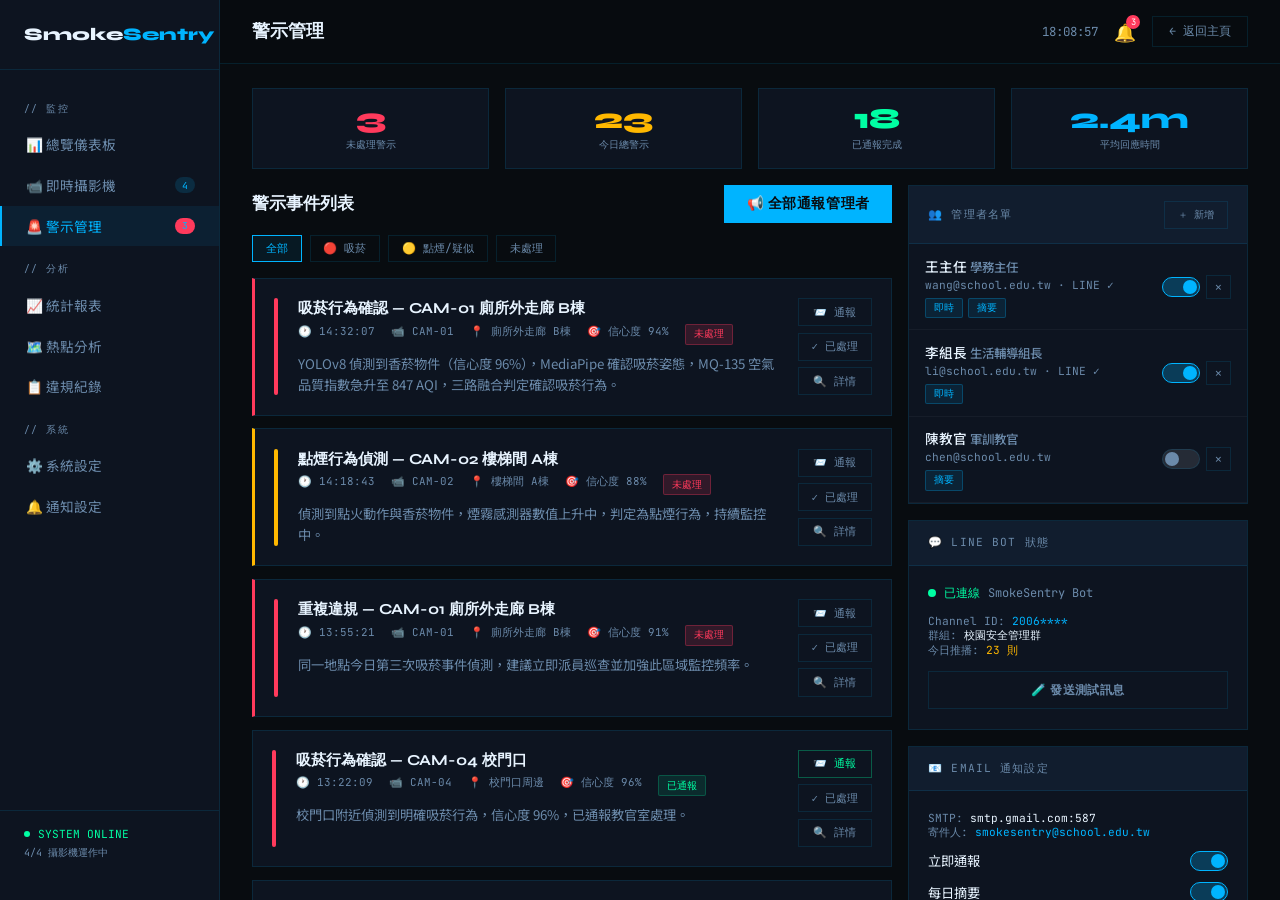
<file: alerts.html>
<!DOCTYPE html>
<html lang="zh-TW">
<head>
<meta charset="UTF-8"><meta name="viewport" content="width=device-width,initial-scale=1.0">
<title>SmokeSentry AI — 警示管理</title>
<link rel="stylesheet" href="shared.css">
<style>
/* Alert cards */
.alert-card {
  background: var(--surface); border: 1px solid var(--border);
  padding: 1.2rem; margin-bottom: .8rem;
  display: grid; grid-template-columns: 8px 1fr auto;
  gap: 1rem; align-items: start; transition: border-color .2s;
}
.alert-card:hover { border-color: rgba(0,180,255,.25); }
.alert-card.unread { border-left: 3px solid var(--danger); }
.alert-card.warn-card { border-left: 3px solid var(--warn); }
.alert-stripe { width: 8px; }
.alert-title { font-family: var(--font-display); font-size: .95rem; font-weight: 700; margin-bottom: .3rem; }
.alert-meta { font-family: var(--font-mono); font-size: .68rem; color: var(--text-muted); display: flex; gap: 1rem; flex-wrap: wrap; margin-bottom: .5rem; }
.alert-desc { font-size: .83rem; color: var(--text-muted); line-height: 1.6; }
.alert-actions { display: flex; flex-direction: column; gap: .4rem; flex-shrink: 0; }
.act-btn {
  padding: .35rem .8rem; font-family: var(--font-mono); font-size: .68rem;
  border: 1px solid var(--border); background: transparent; color: var(--text-muted);
  cursor: pointer; transition: all .2s; white-space: nowrap;
}
.act-btn:hover { border-color: var(--accent); color: var(--accent); }
.act-btn.sent { border-color: rgba(0,255,163,.3); color: var(--safe); }

/* Notify modal */
.modal-overlay {
  position: fixed; inset: 0; background: rgba(0,0,0,.75);
  backdrop-filter: blur(6px); z-index: 200;
  display: flex; align-items: center; justify-content: center;
  opacity: 0; pointer-events: none; transition: opacity .25s;
}
.modal-overlay.show { opacity: 1; pointer-events: all; }
.modal {
  background: var(--surface); border: 1px solid var(--border);
  width: 640px; max-width: 95vw; max-height: 90vh;
  overflow-y: auto; animation: slideIn .25s ease;
}
.modal-header {
  display: flex; align-items: center; justify-content: space-between;
  padding: 1.2rem 1.5rem; border-bottom: 1px solid var(--border);
  background: var(--surface2);
}
.modal-title { font-family: var(--font-display); font-size: 1.05rem; font-weight: 700; }
.modal-close { background: none; border: none; color: var(--text-muted); font-size: 1.3rem; cursor: pointer; transition: color .2s; }
.modal-close:hover { color: var(--text); }
.modal-body { padding: 1.5rem; display: flex; flex-direction: column; gap: 1.2rem; }
.modal-footer { padding: 1rem 1.5rem; border-top: 1px solid var(--border); display: flex; gap: .8rem; justify-content: flex-end; }

/* Form */
.form-group { display: flex; flex-direction: column; gap: .4rem; }
.form-label { font-family: var(--font-mono); font-size: .68rem; color: var(--text-muted); letter-spacing: .08em; }
.form-row { display: grid; grid-template-columns: 1fr 1fr; gap: .8rem; }

/* Recipient chips */
.recipient-area {
  background: var(--surface2); border: 1px solid var(--border);
  padding: .6rem; display: flex; flex-wrap: wrap; gap: .4rem; min-height: 48px;
  cursor: text; transition: border-color .2s;
}
.recipient-area:focus-within { border-color: var(--accent); }
.chip {
  display: inline-flex; align-items: center; gap: .35rem;
  background: rgba(0,180,255,.1); border: 1px solid rgba(0,180,255,.25);
  padding: .2rem .55rem; font-family: var(--font-mono); font-size: .7rem; color: var(--accent);
}
.chip-remove { background: none; border: none; color: var(--text-muted); cursor: pointer; font-size: .85rem; padding: 0; transition: color .2s; }
.chip-remove:hover { color: var(--danger); }
.chip-input { background: none; border: none; outline: none; color: var(--text); font-size: .82rem; font-family: var(--font-body); flex: 1; min-width: 120px; }

/* Notify tabs */
.ntab-bar { display: flex; border-bottom: 1px solid var(--border); }
.ntab {
  padding: .65rem 1.3rem; font-family: var(--font-mono); font-size: .72rem;
  color: var(--text-muted); cursor: pointer; border-bottom: 2px solid transparent;
  transition: all .2s; display: flex; align-items: center; gap: .4rem;
}
.ntab:hover { color: var(--text); }
.ntab.active { color: var(--accent); border-bottom-color: var(--accent); }
.ntab-panel { display: none; }
.ntab-panel.show { display: block; }

/* Preview box */
.preview-box {
  background: var(--surface2); border: 1px solid var(--border);
  padding: 1rem; font-size: .82rem; line-height: 1.8;
  max-height: 200px; overflow-y: auto; white-space: pre-wrap;
  font-family: var(--font-mono); color: var(--text-muted); font-size: .75rem;
}

/* LINE bot section */
.line-token-row { display: flex; gap: .5rem; }
.line-status { display: flex; align-items: center; gap: .5rem; font-family: var(--font-mono); font-size: .75rem; }

/* Admin list */
.admin-row {
  display: flex; align-items: center; justify-content: space-between;
  padding: .7rem 1rem; border-bottom: 1px solid rgba(255,255,255,.04);
  font-size: .85rem;
}
.admin-info { display: flex; flex-direction: column; gap: .15rem; }
.admin-name { font-weight: 500; }
.admin-email { font-family: var(--font-mono); font-size: .7rem; color: var(--text-muted); }
.admin-tags { display: flex; gap: .3rem; }

/* Stat strip */
.alert-stats { display: grid; grid-template-columns: repeat(4,1fr); gap: 1rem; margin-bottom: 1rem; }
.astat { background: var(--surface); border: 1px solid var(--border); padding: 1rem; text-align: center; }
.astat-num { font-family: var(--font-display); font-size: 1.8rem; font-weight: 800; line-height: 1; }
.astat-label { font-family: var(--font-mono); font-size: .62rem; color: var(--text-muted); margin-top: .3rem; }

/* Filter bar */
.filter-bar { display: flex; gap: .5rem; margin-bottom: 1rem; flex-wrap: wrap; }
.filter-chip {
  padding: .3rem .8rem; font-family: var(--font-mono); font-size: .7rem;
  border: 1px solid var(--border); background: transparent; color: var(--text-muted);
  cursor: pointer; transition: all .2s;
}
.filter-chip.active { border-color: var(--accent); color: var(--accent); background: rgba(0,180,255,.08); }
.filter-chip:hover { border-color: var(--accent); color: var(--accent); }
</style>
</head>
<body>
<div id="sidebar-slot"></div>
<div class="main">
  <div id="topbar-slot"></div>
  <div class="content">

    <!-- ALERT STATS -->
    <div class="alert-stats">
      <div class="astat"><div class="astat-num" style="color:var(--danger)">3</div><div class="astat-label">未處理警示</div></div>
      <div class="astat"><div class="astat-num" style="color:var(--warn)">23</div><div class="astat-label">今日總警示</div></div>
      <div class="astat"><div class="astat-num" style="color:var(--safe)">18</div><div class="astat-label">已通報完成</div></div>
      <div class="astat"><div class="astat-num" style="color:var(--accent)">2.4m</div><div class="astat-label">平均回應時間</div></div>
    </div>

    <div class="grid-2-1" style="align-items:start">
      <!-- LEFT: Alert list -->
      <div>
        <div style="display:flex;align-items:center;justify-content:space-between;margin-bottom:.8rem">
          <div style="font-family:var(--font-display);font-size:1.05rem;font-weight:700">警示事件列表</div>
          <button class="btn btn-accent" onclick="openNotifyAll()">📢 全部通報管理者</button>
        </div>

        <div class="filter-bar">
          <button class="filter-chip active" onclick="filterAlerts(this,'all')">全部</button>
          <button class="filter-chip" onclick="filterAlerts(this,'danger')">🔴 吸菸</button>
          <button class="filter-chip" onclick="filterAlerts(this,'warn')">🟡 點煙/疑似</button>
          <button class="filter-chip" onclick="filterAlerts(this,'unread')">未處理</button>
        </div>

        <div id="alertList"></div>
      </div>

      <!-- RIGHT: Admin + notify settings -->
      <div style="display:flex;flex-direction:column;gap:1rem">

        <!-- Admin list -->
        <div class="card">
          <div class="card-header">
            <div class="card-title">👥 管理者名單</div>
            <button class="act-btn" onclick="openAddAdmin()" style="font-size:.65rem">＋ 新增</button>
          </div>
          <div id="adminList"></div>
        </div>

        <!-- LINE Bot status -->
        <div class="card">
          <div class="card-header"><div class="card-title">💬 LINE Bot 狀態</div></div>
          <div class="card-body" style="display:flex;flex-direction:column;gap:.8rem">
            <div class="line-status">
              <span style="width:8px;height:8px;background:var(--safe);border-radius:50%;display:inline-block;animation:pulse 2s infinite"></span>
              <span style="color:var(--safe)">已連線</span>
              <span style="color:var(--text-muted)">SmokeSentry Bot</span>
            </div>
            <div style="font-family:var(--font-mono);font-size:.7rem;color:var(--text-muted)">
              Channel ID: <span style="color:var(--accent)">2006****</span><br>
              群組: <span style="color:var(--text)">校園安全管理群</span><br>
              今日推播: <span style="color:var(--warn)">23 則</span>
            </div>
            <button class="btn btn-ghost" onclick="testLineBot()" style="font-size:.75rem;justify-content:center">🧪 發送測試訊息</button>
          </div>
        </div>

        <!-- Email settings quick -->
        <div class="card">
          <div class="card-header"><div class="card-title">📧 Email 通知設定</div></div>
          <div class="card-body" style="display:flex;flex-direction:column;gap:.7rem">
            <div style="font-family:var(--font-mono);font-size:.7rem;color:var(--text-muted)">
              SMTP: <span style="color:var(--text)">smtp.gmail.com:587</span><br>
              寄件人: <span style="color:var(--accent)">smokesentry@school.edu.tw</span>
            </div>
            <div style="display:flex;align-items:center;justify-content:space-between;font-size:.83rem">
              <span>立即通報</span>
              <label class="toggle"><input type="checkbox" checked id="immToggle"><span class="toggle-slider"></span></label>
            </div>
            <div style="display:flex;align-items:center;justify-content:space-between;font-size:.83rem">
              <span>每日摘要</span>
              <label class="toggle"><input type="checkbox" checked id="sumToggle"><span class="toggle-slider"></span></label>
            </div>
            <a href="notify.html" class="btn btn-ghost" style="text-decoration:none;font-size:.75rem;justify-content:center">⚙️ 完整通知設定</a>
          </div>
        </div>

      </div>
    </div>
  </div>
</div>

<!-- NOTIFY MODAL -->
<div class="modal-overlay" id="notifyModal">
  <div class="modal">
    <div class="modal-header">
      <div class="modal-title" id="modalTitle">📨 發送警示通報</div>
      <button class="modal-close" onclick="closeModal()">✕</button>
    </div>
    <div class="modal-body">
      <!-- Tabs -->
      <div class="ntab-bar">
        <div class="ntab active" onclick="switchTab(this,'email')">📧 Email</div>
        <div class="ntab" onclick="switchTab(this,'line')">💬 LINE Bot</div>
        <div class="ntab" onclick="switchTab(this,'both')">📡 同步發送</div>
      </div>

      <!-- EMAIL panel -->
      <div class="ntab-panel show" id="panel-email">
        <div style="display:flex;flex-direction:column;gap:1rem;margin-top:1rem">
          <div class="form-group">
            <div class="form-label">收件人</div>
            <div class="recipient-area" id="recipientArea" onclick="document.getElementById('chipInput').focus()">
              <span class="chip">王主任 <span style="font-size:.65rem;color:var(--text-muted)">&lt;wang@school.edu.tw&gt;</span><button class="chip-remove" onclick="removeChip(this)">×</button></span>
              <span class="chip">李組長 <span style="font-size:.65rem;color:var(--text-muted)">&lt;li@school.edu.tw&gt;</span><button class="chip-remove" onclick="removeChip(this)">×</button></span>
              <input type="text" class="chip-input" id="chipInput" placeholder="輸入 email 後按 Enter 新增…" onkeydown="handleChipInput(event)">
            </div>
          </div>
          <div class="form-row">
            <div class="form-group">
              <div class="form-label">緊急程度</div>
              <select class="input-field" id="urgency">
                <option value="high">🔴 緊急</option>
                <option value="med" selected>🟡 一般</option>
                <option value="low">🟢 低</option>
              </select>
            </div>
            <div class="form-group">
              <div class="form-label">事件類型</div>
              <select class="input-field" id="evtType">
                <option>吸菸行為 (確認)</option>
                <option>點煙行為 (偵測中)</option>
                <option>疑似違規 (觀察中)</option>
              </select>
            </div>
          </div>
          <div class="form-group">
            <div class="form-label">郵件主旨</div>
            <input type="text" class="input-field" id="mailSubject" value="【SmokeSentry 警示】校園吸菸事件通報 — 廁所外走廊 B棟">
          </div>
          <div class="form-group">
            <div class="form-label">補充說明（選填）</div>
            <textarea class="input-field" id="mailNote" placeholder="如有需要可補充現場狀況或處理建議…"></textarea>
          </div>
          <div class="form-group">
            <div class="form-label">郵件預覽</div>
            <div class="preview-box" id="emailPreview"></div>
          </div>
        </div>
      </div>

      <!-- LINE panel -->
      <div class="ntab-panel" id="panel-line">
        <div style="display:flex;flex-direction:column;gap:1rem;margin-top:1rem">
          <div class="form-group">
            <div class="form-label">發送目標</div>
            <select class="input-field" id="lineTarget">
              <option>校園安全管理群（推薦）</option>
              <option>教官室群組</option>
              <option>學務處群組</option>
              <option>個別發送（選擇成員）</option>
            </select>
          </div>
          <div class="form-group">
            <div class="form-label">訊息模板</div>
            <select class="input-field" id="lineTmpl" onchange="updateLinePreview()">
              <option value="alert">🚨 標準警示通報</option>
              <option value="quick">⚡ 簡訊快報</option>
              <option value="daily">📊 日報摘要</option>
            </select>
          </div>
          <div class="form-group">
            <div class="form-label">LINE 訊息預覽</div>
            <div class="preview-box" id="linePreview"></div>
          </div>
          <div style="background:rgba(0,255,163,.05);border:1px solid rgba(0,255,163,.2);padding:.8rem;font-size:.8rem;color:var(--safe)">
            ✅ LINE Bot 已連線 — SmokeSentry Bot (Channel: 2006****)
          </div>
        </div>
      </div>

      <!-- BOTH panel -->
      <div class="ntab-panel" id="panel-both">
        <div style="display:flex;flex-direction:column;gap:1rem;margin-top:1rem">
          <div style="background:rgba(0,180,255,.06);border:1px solid var(--border);padding:1rem;font-size:.85rem;line-height:1.8">
            同步發送將同時透過 <strong style="color:var(--accent)">Email</strong> 和 <strong style="color:var(--safe)">LINE Bot</strong> 發送通報給所有管理者，確保第一時間收到警示。
          </div>
          <div class="form-group">
            <div class="form-label">通報對象</div>
            <div style="display:flex;flex-direction:column;gap:.4rem" id="bothTargets">
              <label style="display:flex;align-items:center;gap:.6rem;cursor:pointer;font-size:.85rem"><input type="checkbox" checked style="accent-color:var(--accent)"> 王主任（wang@school.edu.tw）</label>
              <label style="display:flex;align-items:center;gap:.6rem;cursor:pointer;font-size:.85rem"><input type="checkbox" checked style="accent-color:var(--accent)"> 李組長（li@school.edu.tw）</label>
              <label style="display:flex;align-items:center;gap:.6rem;cursor:pointer;font-size:.85rem"><input type="checkbox" style="accent-color:var(--accent)"> 陳教官（chen@school.edu.tw）</label>
            </div>
          </div>
          <div class="form-group">
            <div class="form-label">緊急程度</div>
            <select class="input-field">
              <option>🔴 緊急（所有管道立即發送）</option>
              <option selected>🟡 一般（Email + LINE）</option>
              <option>🟢 低（僅 Email）</option>
            </select>
          </div>
          <div class="form-group">
            <div class="form-label">附加訊息</div>
            <textarea class="input-field" id="bothNote" placeholder="補充說明…" style="min-height:60px"></textarea>
          </div>
        </div>
      </div>
    </div>
    <div class="modal-footer">
      <button class="btn btn-ghost" onclick="closeModal()">取消</button>
      <button class="btn btn-ghost" onclick="previewSend()">👁 預覽</button>
      <button class="btn btn-accent" onclick="confirmSend()" id="sendBtn">📨 確認發送</button>
    </div>
  </div>
</div>

<!-- ADD ADMIN MODAL -->
<div class="modal-overlay" id="adminModal">
  <div class="modal" style="width:420px">
    <div class="modal-header">
      <div class="modal-title">＋ 新增管理者</div>
      <button class="modal-close" onclick="closeAdminModal()">✕</button>
    </div>
    <div class="modal-body">
      <div class="form-group"><div class="form-label">姓名</div><input type="text" class="input-field" id="newName" placeholder="王小明"></div>
      <div class="form-group"><div class="form-label">職稱</div><input type="text" class="input-field" id="newTitle" placeholder="學務主任"></div>
      <div class="form-group"><div class="form-label">Email</div><input type="email" class="input-field" id="newEmail" placeholder="user@school.edu.tw"></div>
      <div class="form-group"><div class="form-label">LINE User ID（選填）</div><input type="text" class="input-field" id="newLine" placeholder="Uxxxxxxxxxxxxxxxxxxxxxxxxxxxxxxxx"></div>
      <div class="form-group">
        <div class="form-label">通知類型</div>
        <div style="display:flex;flex-direction:column;gap:.3rem">
          <label style="display:flex;align-items:center;gap:.6rem;cursor:pointer;font-size:.85rem"><input type="checkbox" checked style="accent-color:var(--accent)"> 即時警示</label>
          <label style="display:flex;align-items:center;gap:.6rem;cursor:pointer;font-size:.85rem"><input type="checkbox" checked style="accent-color:var(--accent)"> 每日摘要</label>
          <label style="display:flex;align-items:center;gap:.6rem;cursor:pointer;font-size:.85rem"><input type="checkbox" style="accent-color:var(--accent)"> 每週報告</label>
        </div>
      </div>
    </div>
    <div class="modal-footer">
      <button class="btn btn-ghost" onclick="closeAdminModal()">取消</button>
      <button class="btn btn-accent" onclick="saveAdmin()">儲存</button>
    </div>
  </div>
</div>

<style>
.toggle { position:relative;display:inline-block;width:38px;height:20px; }
.toggle input { opacity:0;width:0;height:0; }
.toggle-slider { position:absolute;cursor:pointer;inset:0;background:rgba(255,255,255,.1);border:1px solid var(--border);transition:.3s;border-radius:20px; }
.toggle-slider::before { content:'';position:absolute;height:14px;width:14px;left:2px;bottom:2px;background:var(--text-muted);transition:.3s;border-radius:50%; }
input:checked + .toggle-slider { background:rgba(0,180,255,.25);border-color:var(--accent); }
input:checked + .toggle-slider::before { transform:translateX(18px);background:var(--accent); }
</style>

<script src="shared.js"></script>
<script>
injectShell('警示管理');

// ── Data ──
let admins = [
  { name:'王主任', title:'學務主任', email:'wang@school.edu.tw', line:'Ua1b2c3d4', tags:['即時','摘要'], active:true },
  { name:'李組長', title:'生活輔導組長', email:'li@school.edu.tw', line:'Ue5f6g7h8', tags:['即時'], active:true },
  { name:'陳教官', title:'軍訓教官', email:'chen@school.edu.tw', line:'', tags:['摘要'], active:false },
];

const ALERTS = [
  { id:1, type:'danger', title:'吸菸行為確認 — CAM-01 廁所外走廊 B棟', time:'14:32:07', cam:'CAM-01', loc:'廁所外走廊 B棟', conf:94, status:'unread', desc:'YOLOv8 偵測到香菸物件（信心度 96%），MediaPipe 確認吸菸姿態，MQ-135 空氣品質指數急升至 847 AQI，三路融合判定確認吸菸行為。' },
  { id:2, type:'warn', title:'點煙行為偵測 — CAM-02 樓梯間 A棟', time:'14:18:43', cam:'CAM-02', loc:'樓梯間 A棟', conf:88, status:'unread', desc:'偵測到點火動作與香菸物件，煙霧感測器數值上升中，判定為點煙行為，持續監控中。' },
  { id:3, type:'danger', title:'重複違規 — CAM-01 廁所外走廊 B棟', time:'13:55:21', cam:'CAM-01', loc:'廁所外走廊 B棟', conf:91, status:'unread', desc:'同一地點今日第三次吸菸事件偵測，建議立即派員巡查並加強此區域監控頻率。' },
  { id:4, type:'danger', title:'吸菸行為確認 — CAM-04 校門口', time:'13:22:09', cam:'CAM-04', loc:'校門口周邊', conf:96, status:'sent', desc:'校門口附近偵測到明確吸菸行為，信心度 96%，已通報教官室處理。' },
  { id:5, type:'warn', title:'疑似違規 — CAM-03 宿舍公共空間', time:'12:15:57', cam:'CAM-03', loc:'宿舍公共空間', conf:62, status:'watching', desc:'手部動作與嘴部距離達閾值，但煙霧感測器無顯著變化，多模態融合判定為觀察狀態。' },
];

let currentFilter = 'all';
let currentAlertId = null;

function renderAlerts() {
  const list = document.getElementById('alertList');
  const filtered = ALERTS.filter(a => {
    if (currentFilter === 'danger') return a.type === 'danger';
    if (currentFilter === 'warn') return a.type === 'warn';
    if (currentFilter === 'unread') return a.status === 'unread';
    return true;
  });
  list.innerHTML = filtered.map(a => {
    const colorMap = { danger: 'var(--danger)', warn: 'var(--warn)' };
    const color = colorMap[a.type] || 'var(--accent)';
    const statusBadge = a.status === 'sent'
      ? '<span class="badge badge-safe">已通報</span>'
      : a.status === 'watching'
        ? '<span class="badge badge-blue">觀察中</span>'
        : '<span class="badge badge-danger">未處理</span>';
    return `<div class="alert-card ${a.status === 'unread' ? (a.type === 'danger' ? 'unread' : 'warn-card') : ''}" id="alert-${a.id}">
      <div style="width:4px;background:${color};border-radius:2px;align-self:stretch;min-height:40px"></div>
      <div>
        <div class="alert-title">${a.title}</div>
        <div class="alert-meta">
          <span>🕐 ${a.time}</span>
          <span>📹 ${a.cam}</span>
          <span>📍 ${a.loc}</span>
          <span>🎯 信心度 ${a.conf}%</span>
          ${statusBadge}
        </div>
        <div class="alert-desc">${a.desc}</div>
      </div>
      <div class="alert-actions">
        <button class="act-btn ${a.status==='sent'?'sent':''}" onclick="openNotify(${a.id})">📨 通報</button>
        <button class="act-btn" onclick="markHandled(${a.id})">✓ 已處理</button>
        <button class="act-btn" onclick="viewDetail(${a.id})">🔍 詳情</button>
      </div>
    </div>`;
  }).join('') || '<div style="padding:2rem;text-align:center;color:var(--text-muted);font-family:var(--font-mono);font-size:.8rem">無符合條件的警示</div>';
}

function renderAdmins() {
  document.getElementById('adminList').innerHTML = admins.map((a,i) => `
    <div class="admin-row">
      <div class="admin-info">
        <div class="admin-name">${a.name} <span style="color:var(--text-muted);font-size:.78rem">${a.title}</span></div>
        <div class="admin-email">${a.email}${a.line ? ' · LINE ✓' : ''}</div>
        <div class="admin-tags" style="margin-top:.2rem">${a.tags.map(t=>`<span class="badge badge-blue">${t}</span>`).join('')}</div>
      </div>
      <div style="display:flex;gap:.4rem;align-items:center">
        <label class="toggle"><input type="checkbox" ${a.active?'checked':''} onchange="toggleAdmin(${i},this)" style="accent-color:var(--accent)"><span class="toggle-slider"></span></label>
        <button class="act-btn" onclick="removeAdmin(${i})" style="font-size:.7rem;padding:.25rem .5rem">✕</button>
      </div>
    </div>`).join('');
}

function filterAlerts(btn, f) {
  document.querySelectorAll('.filter-chip').forEach(b => b.classList.remove('active'));
  btn.classList.add('active');
  currentFilter = f;
  renderAlerts();
}

function markHandled(id) {
  const a = ALERTS.find(x => x.id === id);
  if (a) { a.status = 'sent'; renderAlerts(); showToast('已標記為已處理', 'success'); }
}

function viewDetail(id) {
  const a = ALERTS.find(x => x.id === id);
  if (a) showToast(`${a.title} — ${a.desc.slice(0,30)}…`, 'info', 5000);
}

// ── Modal ──
function openNotify(id) {
  currentAlertId = id;
  const a = ALERTS.find(x => x.id === id);
  document.getElementById('modalTitle').textContent = `📨 發送警示通報 — ${a?.cam || ''}`;
  if (a) document.getElementById('mailSubject').value = `【SmokeSentry 警示】${a.type === 'danger' ? '🔴 緊急' : '🟡 注意'} — ${a.title}`;
  updateEmailPreview();
  updateLinePreview();
  document.getElementById('notifyModal').classList.add('show');
}

function openNotifyAll() {
  currentAlertId = null;
  document.getElementById('modalTitle').textContent = '📢 全部通報 — 3 則未處理警示';
  document.getElementById('mailSubject').value = '【SmokeSentry 每日警示摘要】今日發生 23 起事件';
  updateEmailPreview();
  updateLinePreview();
  document.getElementById('notifyModal').classList.add('show');
}

function closeModal() { document.getElementById('notifyModal').classList.remove('show'); }

function switchTab(btn, panel) {
  document.querySelectorAll('.ntab').forEach(t => t.classList.remove('active'));
  document.querySelectorAll('.ntab-panel').forEach(p => p.classList.remove('show'));
  btn.classList.add('active');
  document.getElementById('panel-' + panel).classList.add('show');
}

function updateEmailPreview() {
  const a = currentAlertId ? ALERTS.find(x => x.id === currentAlertId) : null;
  const note = document.getElementById('mailNote')?.value || '';
  const preview = `寄件人: SmokeSentry AI <smokesentry@school.edu.tw>
時間: ${new Date().toLocaleString('zh-TW')}
─────────────────────────────────────

【SmokeSentry 校園吸菸智慧辨識系統 — 警示通報】

${a ? `事件時間: ${a.time}
偵測地點: ${a.loc}
攝影機編號: ${a.cam}
辨識信心度: ${a.conf}%
事件描述: ${a.desc}` : '今日共發生 23 起警示事件，其中 3 起尚未處理。'}

${note ? `補充說明:\n${note}\n` : ''}
─────────────────────────────────────
此訊息由 SmokeSentry AI 自動發送
後台管理: https://smokesentry.school.edu.tw
`;
  const el = document.getElementById('emailPreview');
  if (el) el.textContent = preview;
}

function updateLinePreview() {
  const tmpl = document.getElementById('lineTmpl')?.value || 'alert';
  const a = currentAlertId ? ALERTS.find(x => x.id === currentAlertId) : null;
  const msgs = {
    alert: `🚨 SmokeSentry 警示通報
━━━━━━━━━━━━━━
${a ? `📍 地點: ${a.loc}
📹 攝影機: ${a.cam}
🕐 時間: ${a.time}
🎯 信心度: ${a.conf}%
📋 類型: ${a.type === 'danger' ? '🔴 吸菸（確認）' : '🟡 點煙/疑似'}` : '📋 今日未處理警示: 3 件\n📍 主要地點: 廁所外走廊 B棟'}
━━━━━━━━━━━━━━
⚠️ 請儘速前往處理或確認`,
    quick: `🚨 吸菸警示 | ${a ? a.loc : '校園內'} | ${a ? a.time : '14:32'} | 信心度${a ? a.conf : 94}%`,
    daily: `📊 SmokeSentry 日報
━━━━━━━━━━━━
今日警示: 23 件
已處理: 18 件
未處理: 3 件
最高頻地點: 廁所外走廊 B棟 (8次)
━━━━━━━━━━━━
📅 ${new Date().toLocaleDateString('zh-TW')}`
  };
  const el = document.getElementById('linePreview');
  if (el) el.textContent = msgs[tmpl] || msgs.alert;
}

function previewSend() { showToast('預覽已產生，請確認內容後按「確認發送」', 'info'); }

// ── 取得目前啟用的 Tab ──
function getActiveTab() {
  const active = document.querySelector('.ntab.active');
  if (!active) return 'both';
  const txt = active.textContent;
  if (txt.includes('Email')) return 'email';
  if (txt.includes('LINE'))  return 'line';
  return 'both';
}

// ── 從 UI 收集收件人 chips ──
function getRecipients() {
  const chips = document.querySelectorAll('#recipientArea .chip');
  return Array.from(chips).map(c => {
    const m = c.textContent.match(/<(.+?)>/);
    return m ? m[1] : c.textContent.replace('×','').trim();
  }).filter(Boolean);
}

// ── 從 UI 收集 LINE 勾選目標 ──
function getLineTargets() {
  const active = admins.filter(a => a.active && a.line);
  // 預設發送給系統設定的 LINE User ID
  return active.length ? active.map(a => a.line) : ['U7096788b7ec534ad48ca473335c38aac'];
}

async function confirmSend() {
  const btn = document.getElementById('sendBtn');
  const tab = getActiveTab();
  const a = currentAlertId ? ALERTS.find(x => x.id === currentAlertId) : null;

  const subject = document.getElementById('mailSubject')?.value || '【SmokeSentry 警示】吸菸事件通報';
  const note    = document.getElementById('mailNote')?.value || '';
  const urgency = document.getElementById('urgency')?.value || 'med';

  const emailBody = document.getElementById('emailPreview')?.textContent || subject;
  const lineMsg   = document.getElementById('linePreview')?.textContent  || subject;

  const recipients = getRecipients();
  if (tab !== 'line' && recipients.length === 0) {
    showToast('請至少新增一位 Email 收件人', 'error'); return;
  }

  btn.textContent = '🔄 發送中…';
  btn.disabled = true;

  const SERVER = 'http://localhost:5000';

  async function callApi(endpoint, payload) {
    try {
      const res = await fetch(`${SERVER}${endpoint}`, {
        method: 'POST',
        headers: { 'Content-Type': 'application/json' },
        body: JSON.stringify(payload)
      });
      return await res.json();
    } catch {
      // server.py 未執行 → 模擬成功
      return { success: true, message: '[模擬模式] 通報已記錄（server.py 未執行）', simulated: true };
    }
  }

  let emailResult = null, lineResult = null;

  if (tab === 'email' || tab === 'both') {
    emailResult = await callApi('/api/send-email', {
      recipients, subject, body: emailBody, urgency
    });
  }

  if (tab === 'line' || tab === 'both') {
    lineResult = await callApi('/api/send-line', {
      message: lineMsg,
      targets: getLineTargets()
    });
  }

  btn.textContent = '📨 確認發送';
  btn.disabled = false;
  closeModal();

  // 標記已通報
  if (a) { a.status = 'sent'; renderAlerts(); }

  // 顯示結果 toast
  const simulated = (emailResult?.simulated || lineResult?.simulated);
  if (tab === 'both') {
    const emailOk = emailResult?.success, lineOk = lineResult?.success;
    if (emailOk && lineOk) {
      showToast(simulated
        ? '📧💬 [模擬] Email + LINE Bot 通報已記錄（請執行 server.py 並設定 SMTP/LINE Token）'
        : '✅ Email + LINE Bot 同步通報已發送！', 'success', 5000);
    } else {
      showToast(`⚠ Email:${emailOk?'✓':'✗'} LINE:${lineOk?'✓':'✗'} 部分發送失敗`, 'warn', 5000);
    }
  } else if (tab === 'email') {
    showToast(simulated
      ? '📧 [模擬] Email 通報已記錄（請設定 server.py 中的 SMTP）'
      : `✅ Email 已發送至 ${recipients.length} 位管理者`, 'success', 4000);
  } else {
    showToast(simulated
      ? '💬 [模擬] LINE Bot 通報已記錄（請設定 LINE Channel Token）'
      : '✅ LINE Bot 推播已發送！', 'success', 4000);
  }
}

// ── Admin modal ──
function openAddAdmin() { document.getElementById('adminModal').classList.add('show'); }
function closeAdminModal() { document.getElementById('adminModal').classList.remove('show'); }
function toggleAdmin(i, el) { admins[i].active = el.checked; }
function removeAdmin(i) {
  if (!confirm(`確定移除 ${admins[i].name}？`)) return;
  admins.splice(i, 1); renderAdmins(); showToast('已移除管理者', 'warn');
}
function saveAdmin() {
  const name = document.getElementById('newName').value.trim();
  const email = document.getElementById('newEmail').value.trim();
  if (!name || !email) { showToast('請填寫姓名與 Email', 'error'); return; }
  admins.push({ name, title: document.getElementById('newTitle').value, email, line: document.getElementById('newLine').value, tags:['即時'], active:true });
  renderAdmins();
  closeAdminModal();
  showToast(`已新增管理者：${name}`, 'success');
  ['newName','newTitle','newEmail','newLine'].forEach(id => document.getElementById(id).value='');
}

// ── Chip input ──
function handleChipInput(e) {
  if (e.key === 'Enter' || e.key === ',') {
    e.preventDefault();
    const val = e.target.value.trim();
    if (val && val.includes('@')) {
      const chip = document.createElement('span');
      chip.className = 'chip';
      chip.innerHTML = `${val} <button class="chip-remove" onclick="removeChip(this)">×</button>`;
      e.target.parentElement.insertBefore(chip, e.target);
      e.target.value = '';
    } else if (val) { showToast('請輸入有效的 Email 地址', 'error'); }
  }
}
function removeChip(btn) { btn.parentElement.remove(); }

// ── LINE Bot test ──
async function testLineBot() {
  showToast('發送 LINE Bot 測試訊息中…', 'info');
  const testMsg = `🧪 SmokeSentry 測試訊息\n━━━━━━━━━━━━━━\n時間：${new Date().toLocaleString('zh-TW')}\n狀態：系統運作正常\n✅ LINE Bot 連線成功`;
  try {
    const res = await fetch('http://localhost:5000/api/send-line', {
      method: 'POST',
      headers: { 'Content-Type': 'application/json' },
      body: JSON.stringify({ message: testMsg, targets: ['U7096788b7ec534ad48ca473335c38aac'] })
    });
    const data = await res.json();
    showToast(data.simulated
      ? '💬 [模擬] 測試訊息已記錄（請設定 LINE Channel Token）'
      : '✅ LINE Bot 測試訊息已發送！', 'success', 4000);
  } catch {
    showToast('💬 [模擬] LINE Bot 測試（server.py 未執行）', 'warn', 3000);
  }
}

// ── Notify all modal listener ──
document.getElementById('mailNote').addEventListener('input', updateEmailPreview);

// Init
renderAlerts();
renderAdmins();

// ── 預填管理者 LINE ID ──
admins[0].line = 'U7096788b7ec534ad48ca473335c38aac';
renderAdmins();

// ── 輪詢真實警示（從 server.py /api/alerts）──
let lastAlertCount = 0;
async function pollRealAlerts() {
  try {
    const res  = await fetch('http://localhost:5000/api/alerts');
    const data = await res.json();
    const realAlerts = data.alerts || [];
    if (realAlerts.length > lastAlertCount) {
      // 有新警示 → 插入到 ALERTS 陣列最前面
      const newOnes = realAlerts.slice(0, realAlerts.length - lastAlertCount);
      newOnes.forEach((a, idx) => {
        const isHigh = a.type.toLowerCase().includes('smoking') || a.type.toLowerCase().includes('ignition');
        ALERTS.unshift({
          id: 1000 + Date.now() + idx,
          type: isHigh ? 'danger' : 'warn',
          title: `${a.type} — ${a.location}`,
          time: a.time,
          cam: 'CAM-01',
          loc: a.location,
          conf: a.confidence,
          status: 'unread',
          desc: `MediaPipe 即時偵測 — ${a.type}，信心度 ${a.confidence}%，已自動觸發 LINE Bot 通報。`,
        });
      });
      lastAlertCount = realAlerts.length;
      renderAlerts();
      // 更新警示計數
      const bellBadge = document.querySelector('.bell-badge');
      if (bellBadge) bellBadge.textContent = ALERTS.filter(a => a.status === 'unread').length;
    }
  } catch { /* server offline */ }
}
setInterval(pollRealAlerts, 5000);
pollRealAlerts();
</script>
</body>
</html>
</file>
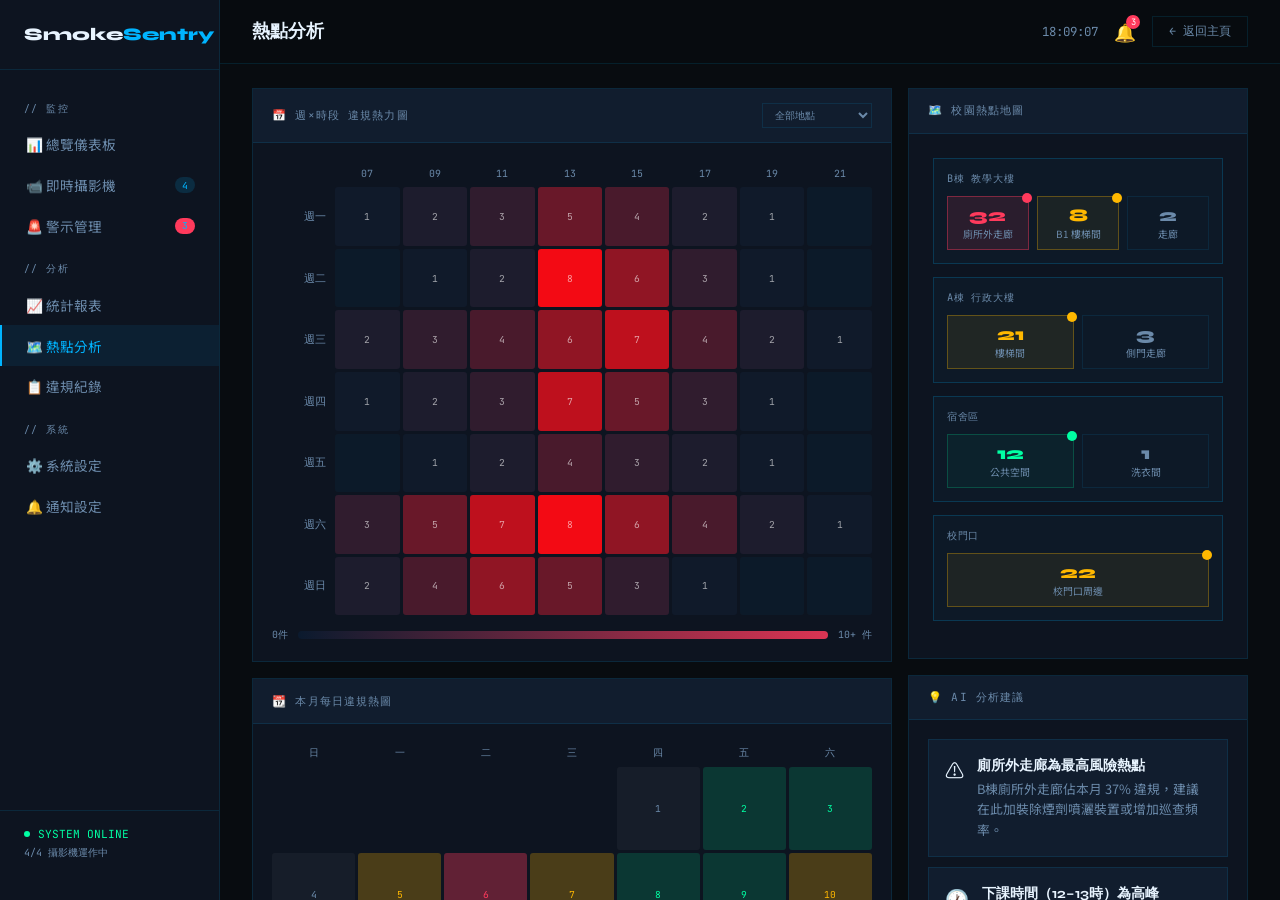
<file: heatmap.html>
<!DOCTYPE html>
<html lang="zh-TW">
<head>
<meta charset="UTF-8"><meta name="viewport" content="width=device-width,initial-scale=1.0">
<title>SmokeSentry AI — 熱點分析</title>
<link rel="stylesheet" href="shared.css">
<style>
.hm-grid { display:grid; grid-template-columns:60px repeat(8,1fr); gap:3px; font-family:var(--font-mono); font-size:.62rem; }
.hm-cell { aspect-ratio:1.1; border-radius:3px; display:flex; align-items:center; justify-content:center; font-size:.6rem; color:rgba(255,255,255,.6); cursor:default; transition:transform .15s; }
.hm-cell:hover { transform:scale(1.15); z-index:5; position:relative; }
.hm-label { color:var(--text-muted); display:flex; align-items:center; justify-content:flex-end; padding-right:6px; aspect-ratio:unset; font-size:.68rem; }
.hm-header { color:var(--text-muted); display:flex; align-items:center; justify-content:center; aspect-ratio:unset; height:22px; font-size:.62rem; }
.floor-plan-wrap { position:relative; padding:1.5rem; }
.campus-map { width:100%; max-width:460px; margin:0 auto; position:relative; }
.building { border:1px solid rgba(0,180,255,.2); background:rgba(0,180,255,.03); margin-bottom:.8rem; padding:.8rem; position:relative; }
.building-label { font-family:var(--font-mono); font-size:.65rem; color:var(--text-muted); margin-bottom:.6rem; letter-spacing:.08em; }
.room-row { display:flex; gap:.5rem; }
.room {
  flex:1; padding:.5rem .3rem; text-align:center; font-size:.68rem; cursor:pointer;
  border:1px solid rgba(0,180,255,.1); position:relative; transition:all .2s;
}
.room:hover { border-color:var(--accent); }
.room-name { font-size:.62rem; color:var(--text-muted); }
.room-count { font-family:var(--font-display); font-size:1.1rem; font-weight:800; }
.room-indicator { position:absolute; top:-4px; right:-4px; width:10px; height:10px; border-radius:50%; animation:pulse 2s infinite; }
.ri-h { background:var(--danger); }
.ri-m { background:var(--warn); }
.ri-l { background:var(--safe); }
.insight-card { background:var(--surface2); border:1px solid var(--border); padding:1rem; margin-bottom:.6rem; display:flex; gap:.8rem; align-items:flex-start; }
.insight-icon { font-size:1.2rem; flex-shrink:0; }
.insight-title { font-family:var(--font-display); font-size:.88rem; font-weight:700; margin-bottom:.2rem; }
.insight-desc { font-size:.8rem; color:var(--text-muted); line-height:1.6; }
.tooltip-box { position:fixed; background:var(--surface); border:1px solid var(--accent); padding:.6rem .9rem; font-family:var(--font-mono); font-size:.72rem; pointer-events:none; z-index:100; display:none; }
</style>
</head>
<body>
<div id="sidebar-slot"></div>
<div class="main">
  <div id="topbar-slot"></div>
  <div class="content">

    <div class="grid-2-1" style="align-items:start">
      <div style="display:flex;flex-direction:column;gap:1rem">

        <!-- Heatmap calendar -->
        <div class="card">
          <div class="card-header">
            <div class="card-title">📅 週×時段 違規熱力圖</div>
            <div style="display:flex;gap:.5rem">
              <select style="font-family:var(--font-mono);font-size:.65rem;background:var(--surface2);border:1px solid var(--border);color:var(--text-muted);padding:.2rem .5rem;cursor:pointer" onchange="updateHeatmap(this.value)">
                <option value="all">全部地點</option>
                <option value="0">廁所外走廊 B棟</option>
                <option value="1">樓梯間 A棟</option>
                <option value="2">宿舍公共空間</option>
                <option value="3">校門口周邊</option>
              </select>
            </div>
          </div>
          <div class="card-body">
            <div class="hm-grid" id="weekHeatmap"></div>
            <div style="display:flex;align-items:center;gap:.6rem;margin-top:.8rem;font-family:var(--font-mono);font-size:.62rem;color:var(--text-muted)">
              <span>0件</span>
              <div style="flex:1;height:8px;background:linear-gradient(90deg,rgba(0,50,100,.2),rgba(255,58,92,.85));border-radius:4px"></div>
              <span>10+ 件</span>
            </div>
          </div>
        </div>

        <!-- Monthly heatmap -->
        <div class="card">
          <div class="card-header"><div class="card-title">📆 本月每日違規熱圖</div></div>
          <div class="card-body">
            <div id="monthHeatmap" style="display:grid;grid-template-columns:repeat(7,1fr);gap:3px"></div>
            <div style="display:flex;gap:.8rem;margin-top:.8rem;font-family:var(--font-mono);font-size:.62rem;color:var(--text-muted)">
              <span style="color:var(--safe)">● 0-2件</span>
              <span style="color:var(--warn)">● 3-6件</span>
              <span style="color:var(--danger)">● 7+件</span>
            </div>
          </div>
        </div>

      </div>

      <div style="display:flex;flex-direction:column;gap:1rem">
        <!-- Campus map -->
        <div class="card">
          <div class="card-header"><div class="card-title">🗺️ 校園熱點地圖</div></div>
          <div class="floor-plan-wrap">
            <div class="campus-map">
              <div class="building">
                <div class="building-label">B棟 教學大樓</div>
                <div class="room-row">
                  <div class="room" style="background:rgba(255,58,92,.12);border-color:rgba(255,58,92,.4)">
                    <div class="room-indicator ri-h"></div>
                    <div class="room-count" style="color:var(--danger)">32</div>
                    <div class="room-name">廁所外走廊</div>
                  </div>
                  <div class="room" style="background:rgba(255,184,0,.06);border-color:rgba(255,184,0,.3)">
                    <div class="room-indicator ri-m"></div>
                    <div class="room-count" style="color:var(--warn)">8</div>
                    <div class="room-name">B1 樓梯間</div>
                  </div>
                  <div class="room">
                    <div class="room-count" style="color:var(--text-muted)">2</div>
                    <div class="room-name">走廊</div>
                  </div>
                </div>
              </div>
              <div class="building">
                <div class="building-label">A棟 行政大樓</div>
                <div class="room-row">
                  <div class="room" style="background:rgba(255,184,0,.08);border-color:rgba(255,184,0,.3)">
                    <div class="room-indicator ri-m"></div>
                    <div class="room-count" style="color:var(--warn)">21</div>
                    <div class="room-name">樓梯間</div>
                  </div>
                  <div class="room">
                    <div class="room-count" style="color:var(--text-muted)">3</div>
                    <div class="room-name">側門走廊</div>
                  </div>
                </div>
              </div>
              <div class="building">
                <div class="building-label">宿舍區</div>
                <div class="room-row">
                  <div class="room" style="background:rgba(0,255,163,.04);border-color:rgba(0,255,163,.2)">
                    <div class="room-indicator ri-l"></div>
                    <div class="room-count" style="color:var(--safe)">12</div>
                    <div class="room-name">公共空間</div>
                  </div>
                  <div class="room">
                    <div class="room-count" style="color:var(--text-muted)">1</div>
                    <div class="room-name">洗衣間</div>
                  </div>
                </div>
              </div>
              <div class="building">
                <div class="building-label">校門口</div>
                <div class="room-row">
                  <div class="room" style="background:rgba(255,184,0,.07);border-color:rgba(255,184,0,.3)">
                    <div class="room-indicator ri-m"></div>
                    <div class="room-count" style="color:var(--warn)">22</div>
                    <div class="room-name">校門口周邊</div>
                  </div>
                </div>
              </div>
            </div>
          </div>
        </div>

        <!-- Insights -->
        <div class="card">
          <div class="card-header"><div class="card-title">💡 AI 分析建議</div></div>
          <div class="card-body">
            <div class="insight-card">
              <div class="insight-icon">⚠️</div>
              <div>
                <div class="insight-title">廁所外走廊為最高風險熱點</div>
                <div class="insight-desc">B棟廁所外走廊佔本月 37% 違規，建議在此加裝除煙劑噴灑裝置或增加巡查頻率。</div>
              </div>
            </div>
            <div class="insight-card">
              <div class="insight-icon">🕐</div>
              <div>
                <div class="insight-title">下課時間（12–13時）為高峰</div>
                <div class="insight-desc">午休下課後是最高風險時段，佔整日違規 32%，建議此時段加強監控靈敏度。</div>
              </div>
            </div>
            <div class="insight-card">
              <div class="insight-icon">📉</div>
              <div>
                <div class="insight-title">系統介入後違規下降 12%</div>
                <div class="insight-desc">自上月系統上線後，整體違規事件已下降，廣播警示嚇阻效果顯著。</div>
              </div>
            </div>
          </div>
        </div>

      </div>
    </div>

  </div>
</div>

<div class="tooltip-box" id="tooltip"></div>

<script src="shared.js"></script>
<script>
injectShell('熱點分析');

const DAYS = ['週一','週二','週三','週四','週五','週六','週日'];
const SLOTS = ['07–09','09–11','11–13','13–15','15–17','17–19','19–21','21–23'];

const BASE_DATA = [
  [1,2,3,5,4,2,1,0],
  [0,1,2,8,6,3,1,0],
  [2,3,4,6,7,4,2,1],
  [1,2,3,7,5,3,1,0],
  [0,1,2,4,3,2,1,0],
  [3,5,7,8,6,4,2,1],
  [2,4,6,5,3,1,0,0],
];

const LOC_DATA = {
  '0': [[0,1,2,4,3,1,0,0],[0,0,1,5,3,2,0,0],[1,2,3,4,5,2,1,0],[0,1,2,5,4,2,1,0],[0,0,1,2,2,1,0,0],[1,3,5,6,4,2,1,0],[1,2,4,3,2,1,0,0]],
  '1': [[0,1,1,3,2,1,0,0],[0,0,1,4,3,1,0,0],[1,1,2,3,4,2,1,0],[0,1,1,4,3,2,0,0],[0,0,1,2,2,1,0,0],[1,2,3,4,3,2,1,0],[1,2,3,2,2,0,0,0]],
  '2': [[0,0,1,2,1,1,1,0],[0,0,1,2,2,1,1,0],[0,1,1,2,2,1,1,1],[0,0,1,2,1,1,0,0],[0,0,1,1,1,1,0,0],[1,1,2,3,2,1,1,1],[0,1,1,1,1,1,0,0]],
  '3': [[0,1,1,2,1,1,0,0],[0,1,1,3,2,1,0,0],[1,1,1,2,2,2,1,0],[0,1,1,2,2,1,0,0],[0,1,1,2,1,1,0,0],[1,2,3,3,2,2,1,0],[1,2,2,2,1,1,0,0]],
};

function updateHeatmap(key) {
  const data = key === 'all' ? BASE_DATA : LOC_DATA[key] || BASE_DATA;
  buildWeekHeatmap(data);
}

function buildWeekHeatmap(data) {
  const hm = document.getElementById('weekHeatmap');
  hm.innerHTML = '';
  const max = Math.max(...data.flat());
  const tooltip = document.getElementById('tooltip');

  const corner = document.createElement('div'); corner.className='hm-header'; hm.appendChild(corner);
  SLOTS.forEach(s=>{ const h=document.createElement('div'); h.className='hm-header'; h.textContent=s.split('–')[0]; hm.appendChild(h); });

  DAYS.forEach((day,di)=>{
    const label=document.createElement('div'); label.className='hm-label'; label.textContent=day; hm.appendChild(label);
    data[di].forEach((v,si)=>{
      const cell=document.createElement('div'); cell.className='hm-cell';
      const t=v/max;
      const r=Math.round(t*255), g=Math.round(58+t*(10-58)), b=Math.round(92+t*(20-92));
      cell.style.background=v===0?'rgba(0,180,255,.04)':`rgba(${r},${g},${b},${.1+t*.85})`;
      if(v>0) cell.textContent=v;
      cell.addEventListener('mousemove',e=>{ tooltip.style.display='block'; tooltip.style.left=(e.clientX+12)+'px'; tooltip.style.top=(e.clientY-30)+'px'; tooltip.textContent=`${day} ${SLOTS[si]}：${v} 件`; });
      cell.addEventListener('mouseleave',()=>{ tooltip.style.display='none'; });
      hm.appendChild(cell);
    });
  });
}

// Monthly calendar heatmap
function buildMonthHeatmap() {
  const hm = document.getElementById('monthHeatmap');
  const WEEKDAYS = ['日','一','二','三','四','五','六'];
  WEEKDAYS.forEach(d=>{ const h=document.createElement('div'); h.style.cssText='font-family:var(--font-mono);font-size:.6rem;color:var(--text-muted);text-align:center;padding:.2rem 0'; h.textContent=d; hm.appendChild(h); });
  // May 2025 starts Thursday (4)
  for(let i=0;i<4;i++){ const e=document.createElement('div'); hm.appendChild(e); }
  for(let d=1;d<=31;d++){
    const v=d>23?0:[0,1,2,0,3,8,5,2,1,4,7,3,2,1,9,6,4,3,0,2,8,4,1][d-1]||0;
    const cell=document.createElement('div');
    cell.style.cssText=`aspect-ratio:1;border-radius:3px;display:flex;align-items:center;justify-content:center;font-family:var(--font-mono);font-size:.6rem;cursor:default;transition:transform .15s;`;
    cell.style.background=v===0?'rgba(255,255,255,.04)':v<=2?'rgba(0,255,163,.15)':v<=6?'rgba(255,184,0,.25)':'rgba(255,58,92,.35)';
    cell.style.color=v===0?'var(--text-muted)':v<=2?'var(--safe)':v<=6?'var(--warn)':'var(--danger)';
    cell.textContent=d;
    if(d===23) cell.style.outline='1px solid var(--accent)';
    hm.appendChild(cell);
  }
}

buildWeekHeatmap(BASE_DATA);
buildMonthHeatmap();
</script>
</body>
</html>
</file>
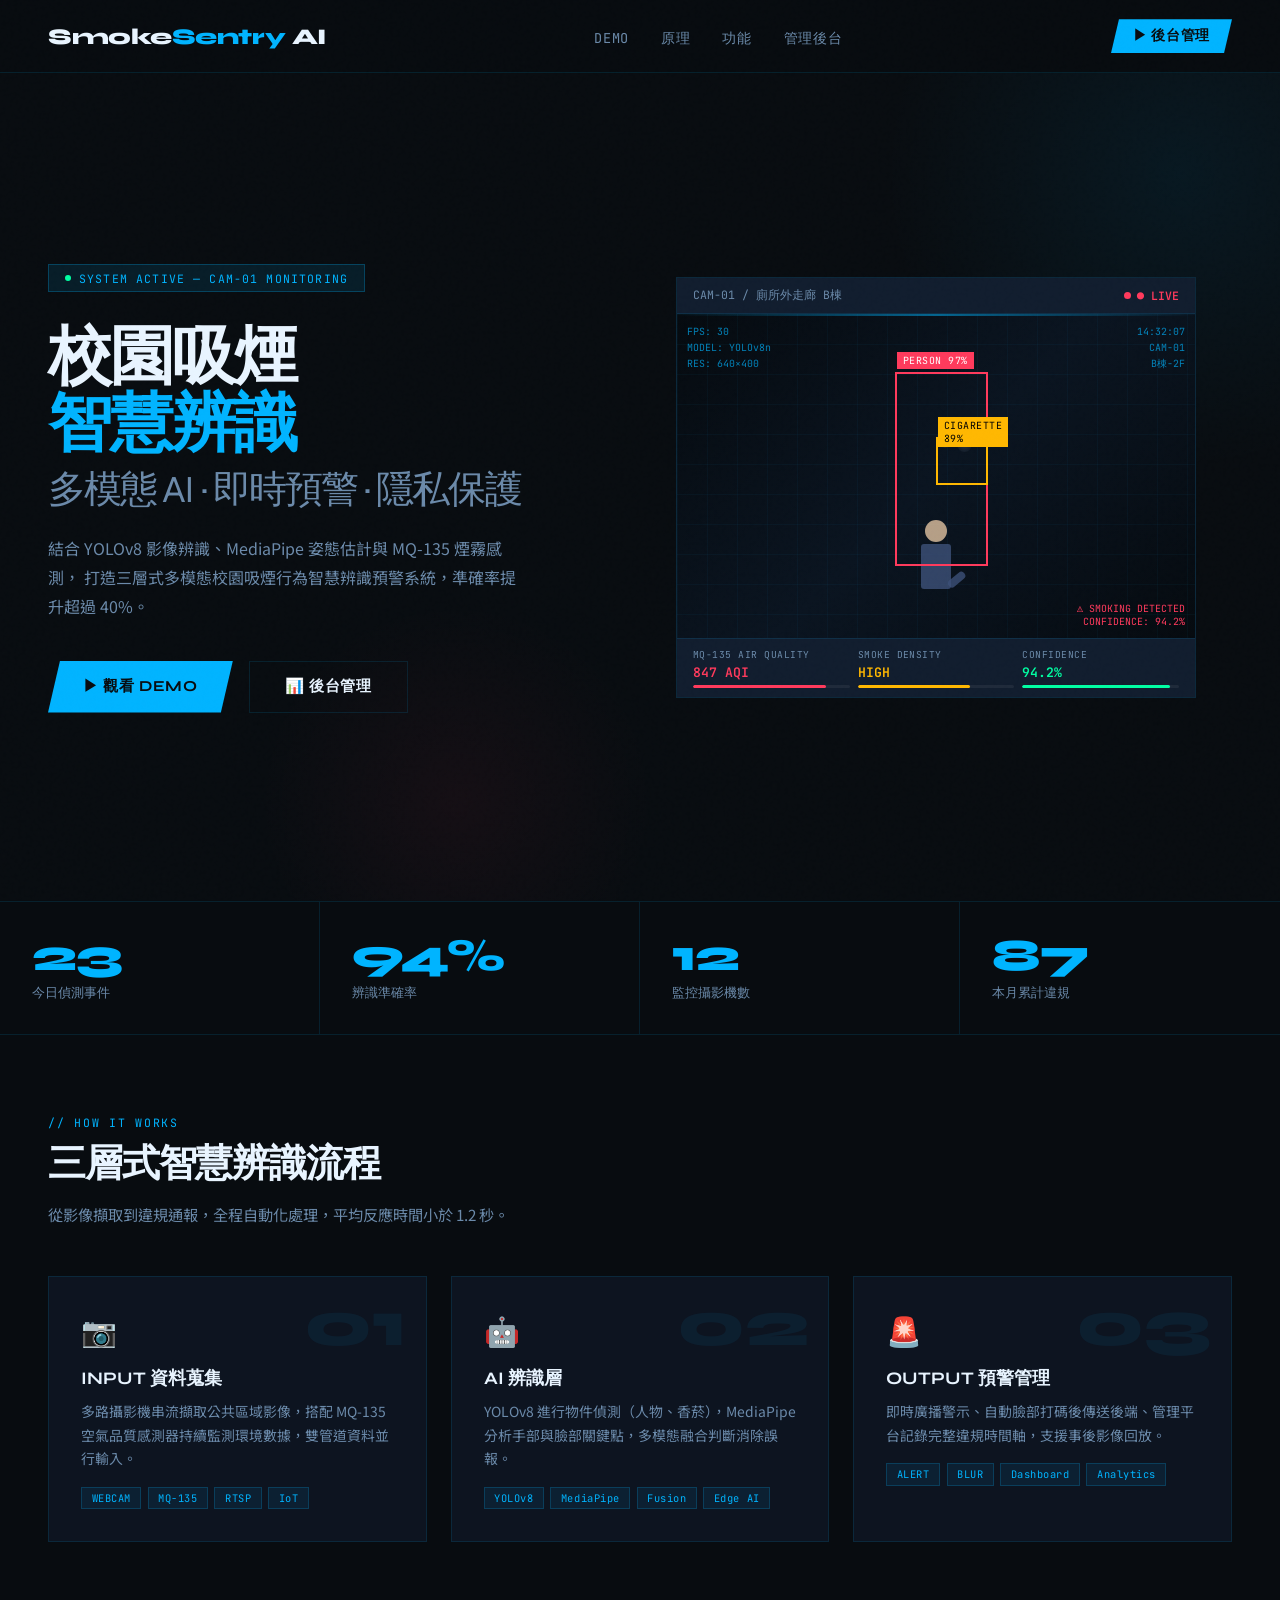
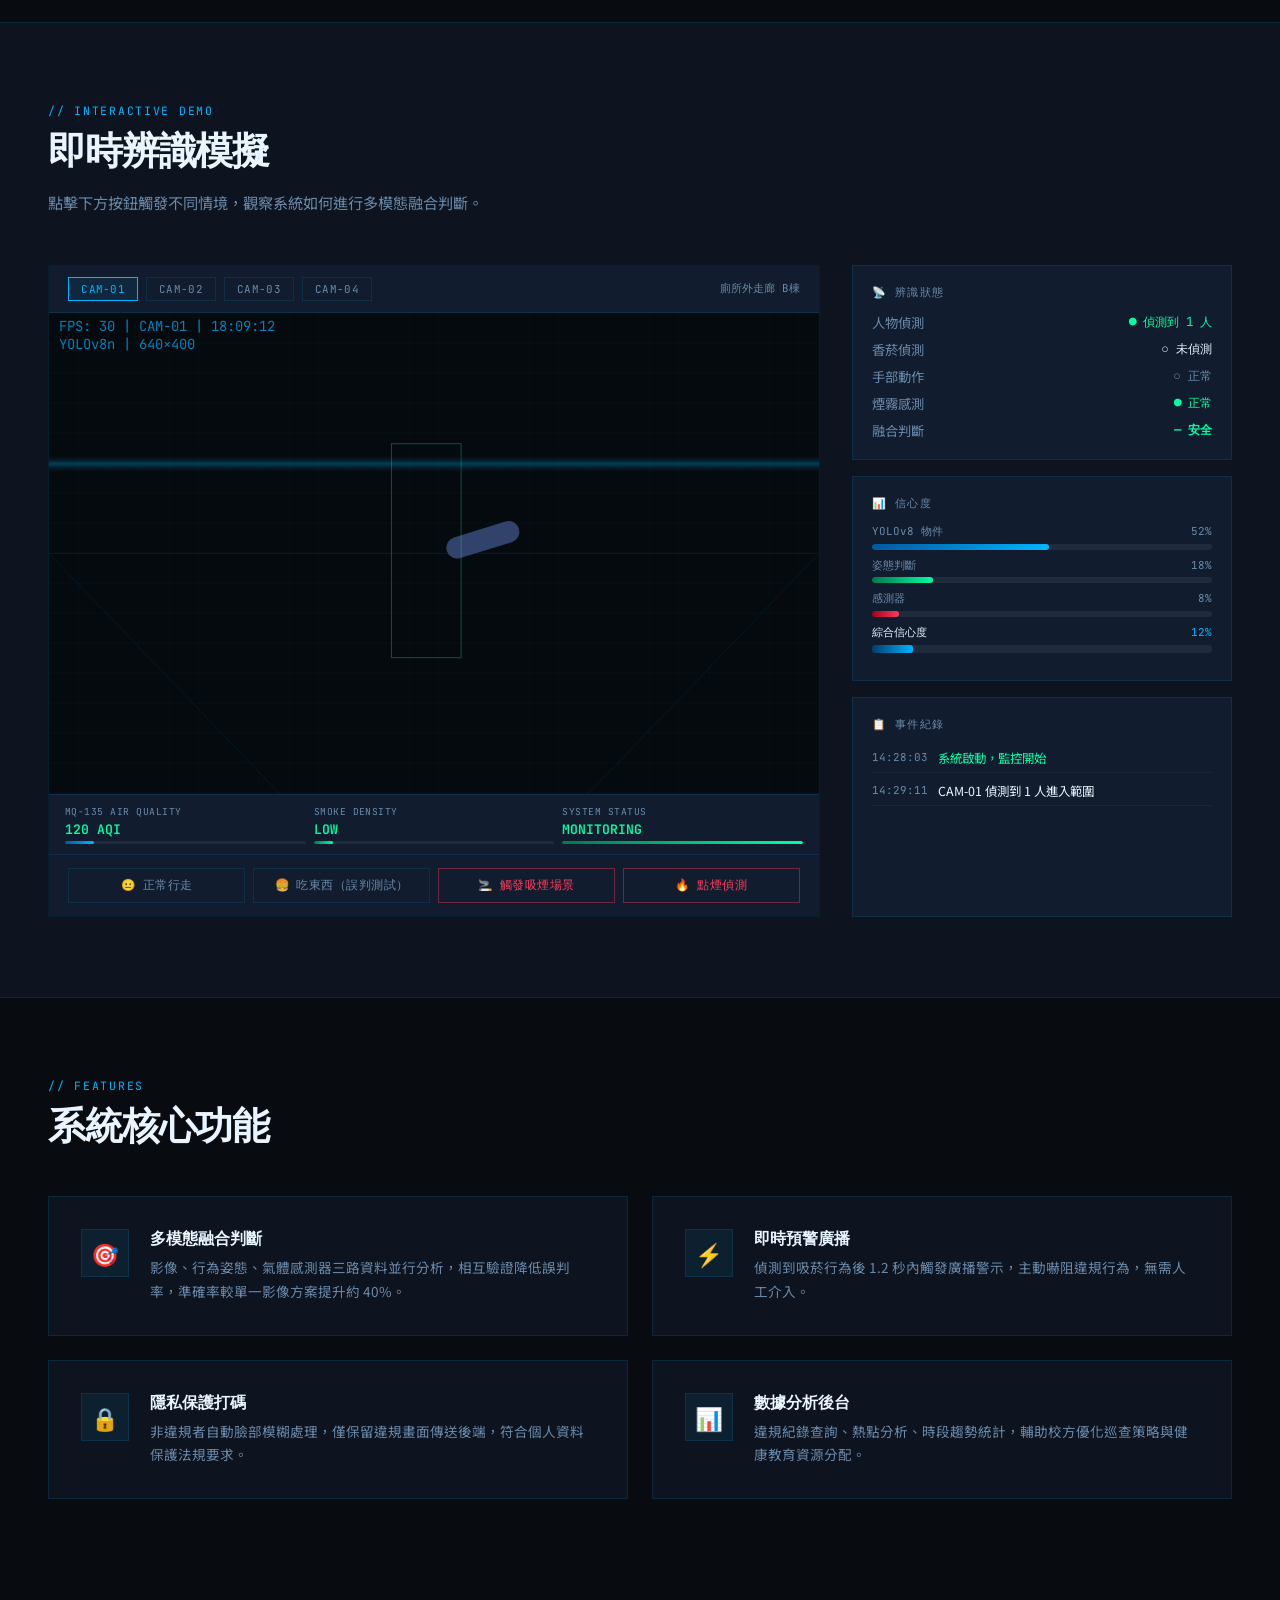
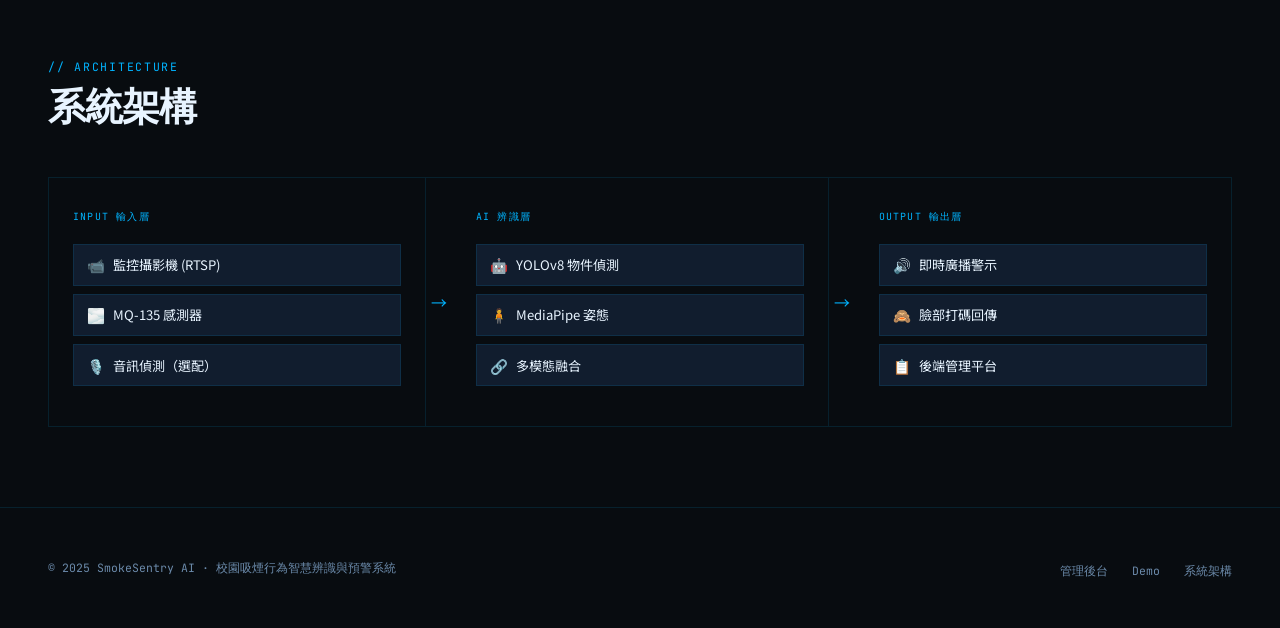
<file: index (1).html>
<!DOCTYPE html>
<html lang="zh-TW">
<head>
<meta charset="UTF-8">
<meta name="viewport" content="width=device-width, initial-scale=1.0">
<title>SmokeSentry AI — 校園吸煙智慧辨識系統</title>
<link rel="preconnect" href="https://fonts.googleapis.com">
<link rel="preconnect" href="https://fonts.gstatic.com" crossorigin>
<link href="https://fonts.googleapis.com/css2?family=Syne:wght@400;600;700;800&family=Noto+Sans+TC:wght@300;400;500;700&family=JetBrains+Mono:wght@400;600&display=swap" rel="stylesheet">
<style>
  :root {
    --bg: #080c10;
    --surface: #0d1420;
    --surface2: #111d2e;
    --border: rgba(0,180,255,0.12);
    --accent: #00b4ff;
    --accent2: #ff3a5c;
    --accent3: #00ffa3;
    --text: #e8f4ff;
    --text-muted: #6b8aaa;
    --font-display: 'Syne', sans-serif;
    --font-body: 'Noto Sans TC', sans-serif;
    --font-mono: 'JetBrains Mono', monospace;
    --safe: #00ffa3;
    --warn: #ffb800;
    --danger: #ff3a5c;
  }

  * { margin: 0; padding: 0; box-sizing: border-box; }

  body {
    background: var(--bg);
    color: var(--text);
    font-family: var(--font-body);
    overflow-x: hidden;
  }

  /* NOISE TEXTURE OVERLAY */
  body::before {
    content: '';
    position: fixed;
    inset: 0;
    background-image: url("data:image/svg+xml,%3Csvg viewBox='0 0 256 256' xmlns='http://www.w3.org/2000/svg'%3E%3Cfilter id='noise'%3E%3CfeTurbulence type='fractalNoise' baseFrequency='0.9' numOctaves='4' stitchTiles='stitch'/%3E%3C/filter%3E%3Crect width='100%25' height='100%25' filter='url(%23noise)' opacity='0.04'/%3E%3C/svg%3E");
    pointer-events: none;
    z-index: 999;
    opacity: 0.4;
  }

  /* NAV */
  nav {
    display: flex;
    align-items: center;
    justify-content: space-between;
    padding: 1.2rem 3rem;
    border-bottom: 1px solid var(--border);
    position: sticky;
    top: 0;
    background: rgba(8,12,16,0.85);
    backdrop-filter: blur(20px);
    z-index: 100;
  }

  .logo {
    font-family: var(--font-display);
    font-size: 1.4rem;
    font-weight: 800;
    letter-spacing: -0.02em;
    color: var(--text);
  }
  .logo span { color: var(--accent); }

  .nav-links { display: flex; gap: 2rem; list-style: none; }
  .nav-links a {
    font-size: 0.85rem;
    color: var(--text-muted);
    text-decoration: none;
    font-family: var(--font-mono);
    letter-spacing: 0.05em;
    transition: color 0.2s;
  }
  .nav-links a:hover { color: var(--accent); }

  .btn-nav {
    background: var(--accent);
    color: var(--bg);
    border: none;
    padding: 0.5rem 1.4rem;
    font-family: var(--font-display);
    font-weight: 700;
    font-size: 0.85rem;
    cursor: pointer;
    letter-spacing: 0.04em;
    transition: all 0.2s;
    clip-path: polygon(8px 0%, 100% 0%, calc(100% - 8px) 100%, 0% 100%);
  }
  .btn-nav:hover { background: #33c4ff; transform: translateY(-1px); }

  /* HERO */
  .hero {
    min-height: 92vh;
    display: grid;
    grid-template-columns: 1fr 1fr;
    gap: 0;
    align-items: center;
    padding: 4rem 3rem;
    position: relative;
    overflow: hidden;
  }

  .hero::before {
    content: '';
    position: absolute;
    top: -200px; right: -200px;
    width: 600px; height: 600px;
    background: radial-gradient(circle, rgba(0,180,255,0.07) 0%, transparent 70%);
    pointer-events: none;
  }
  .hero::after {
    content: '';
    position: absolute;
    bottom: -100px; left: 20%;
    width: 400px; height: 400px;
    background: radial-gradient(circle, rgba(255,58,92,0.05) 0%, transparent 70%);
    pointer-events: none;
  }

  .hero-text { position: relative; z-index: 2; }

  .hero-badge {
    display: inline-flex;
    align-items: center;
    gap: 0.5rem;
    background: rgba(0,180,255,0.1);
    border: 1px solid rgba(0,180,255,0.25);
    padding: 0.35rem 1rem;
    font-family: var(--font-mono);
    font-size: 0.72rem;
    color: var(--accent);
    letter-spacing: 0.1em;
    margin-bottom: 2rem;
  }
  .badge-dot {
    width: 6px; height: 6px;
    background: var(--accent3);
    border-radius: 50%;
    animation: pulse 2s infinite;
  }

  @keyframes pulse {
    0%, 100% { opacity: 1; transform: scale(1); }
    50% { opacity: 0.4; transform: scale(0.8); }
  }

  h1 {
    font-family: var(--font-display);
    font-size: clamp(2.8rem, 5vw, 4.5rem);
    font-weight: 800;
    line-height: 1.05;
    letter-spacing: -0.03em;
    margin-bottom: 1.5rem;
  }
  h1 .line2 { color: var(--accent); }
  h1 .line3 { color: var(--text-muted); font-weight: 400; font-size: 0.6em; display: block; margin-top: 0.3em; }

  .hero-desc {
    color: var(--text-muted);
    line-height: 1.8;
    font-size: 1rem;
    max-width: 480px;
    margin-bottom: 2.5rem;
  }

  .hero-cta { display: flex; gap: 1rem; flex-wrap: wrap; }

  .btn-primary {
    background: var(--accent);
    color: var(--bg);
    border: none;
    padding: 0.9rem 2.2rem;
    font-family: var(--font-display);
    font-weight: 700;
    font-size: 0.95rem;
    cursor: pointer;
    letter-spacing: 0.04em;
    transition: all 0.25s;
    clip-path: polygon(12px 0%, 100% 0%, calc(100% - 12px) 100%, 0% 100%);
    text-decoration: none;
    display: inline-flex;
    align-items: center;
    gap: 0.5rem;
  }
  .btn-primary:hover { background: #33c4ff; transform: translateY(-2px); box-shadow: 0 8px 30px rgba(0,180,255,0.3); }

  .btn-secondary {
    background: transparent;
    color: var(--text);
    border: 1px solid var(--border);
    padding: 0.9rem 2.2rem;
    font-family: var(--font-display);
    font-weight: 600;
    font-size: 0.95rem;
    cursor: pointer;
    letter-spacing: 0.04em;
    transition: all 0.25s;
    text-decoration: none;
    display: inline-flex;
    align-items: center;
    gap: 0.5rem;
  }
  .btn-secondary:hover { border-color: var(--accent); color: var(--accent); }

  /* HERO VISUAL */
  .hero-visual {
    position: relative;
    display: flex;
    justify-content: center;
    align-items: center;
    z-index: 2;
  }

  .camera-frame {
    width: 100%;
    max-width: 520px;
    background: var(--surface);
    border: 1px solid var(--border);
    position: relative;
    overflow: hidden;
  }

  .cam-header {
    display: flex;
    align-items: center;
    justify-content: space-between;
    padding: 0.6rem 1rem;
    background: var(--surface2);
    border-bottom: 1px solid var(--border);
    font-family: var(--font-mono);
    font-size: 0.72rem;
    color: var(--text-muted);
  }

  .cam-live {
    display: flex;
    align-items: center;
    gap: 0.4rem;
    color: var(--danger);
    font-weight: 600;
  }
  .cam-live::before {
    content: '';
    width: 7px; height: 7px;
    background: var(--danger);
    border-radius: 50%;
    animation: pulse 1.5s infinite;
  }

  .cam-view {
    width: 100%;
    aspect-ratio: 16/10;
    background: #050a0f;
    position: relative;
    overflow: hidden;
  }

  /* SIMULATED SCENE */
  .scene-bg {
    position: absolute;
    inset: 0;
    background:
      linear-gradient(135deg, #050a0f 0%, #0a1420 50%, #050a0f 100%);
  }

  .grid-lines {
    position: absolute;
    inset: 0;
    background-image:
      linear-gradient(rgba(0,180,255,0.04) 1px, transparent 1px),
      linear-gradient(90deg, rgba(0,180,255,0.04) 1px, transparent 1px);
    background-size: 30px 30px;
  }

  /* Person silhouette */
  .person {
    position: absolute;
    bottom: 15%;
    left: 50%;
    transform: translateX(-50%);
    width: 60px;
  }

  .person-body {
    display: flex;
    flex-direction: column;
    align-items: center;
    gap: 2px;
  }

  .p-head {
    width: 22px; height: 22px;
    background: rgba(255,220,180,0.7);
    border-radius: 50%;
  }
  .p-torso {
    width: 30px; height: 45px;
    background: rgba(60,80,120,0.8);
    border-radius: 3px;
  }
  .p-arm {
    position: absolute;
    top: 38px; right: -18px;
    width: 20px; height: 8px;
    background: rgba(60,80,120,0.8);
    border-radius: 4px;
    transform-origin: left center;
    transform: rotate(-40deg);
    animation: armMove 3s ease-in-out infinite;
  }
  @keyframes armMove {
    0%, 100% { transform: rotate(-40deg); }
    50% { transform: rotate(-70deg); }
  }

  /* Detection box */
  .detect-box {
    position: absolute;
    border: 2px solid var(--danger);
    animation: detectPulse 2s ease-in-out infinite;
  }
  @keyframes detectPulse {
    0%, 100% { border-color: var(--danger); box-shadow: 0 0 10px rgba(255,58,92,0.3); }
    50% { border-color: #ff6b85; box-shadow: 0 0 20px rgba(255,58,92,0.5); }
  }

  .detect-label {
    position: absolute;
    top: -22px; left: 0;
    background: var(--danger);
    color: white;
    font-family: var(--font-mono);
    font-size: 0.62rem;
    padding: 2px 6px;
    letter-spacing: 0.05em;
  }

  .detect-corner {
    position: absolute;
    width: 10px; height: 10px;
    border-color: var(--danger);
    border-style: solid;
  }
  .dc-tl { top: -2px; left: -2px; border-width: 2px 0 0 2px; }
  .dc-tr { top: -2px; right: -2px; border-width: 2px 2px 0 0; }
  .dc-bl { bottom: -2px; left: -2px; border-width: 0 0 2px 2px; }
  .dc-br { bottom: -2px; right: -2px; border-width: 0 2px 2px 0; }

  /* Smoke effect */
  .smoke-particle {
    position: absolute;
    border-radius: 50%;
    background: radial-gradient(circle, rgba(200,220,255,0.15), transparent);
    animation: smokeRise linear infinite;
    pointer-events: none;
  }
  @keyframes smokeRise {
    0% { transform: translateY(0) scale(1); opacity: 0.6; }
    100% { transform: translateY(-80px) scale(3); opacity: 0; }
  }

  /* Scan line */
  .scan-line {
    position: absolute;
    left: 0; right: 0;
    height: 2px;
    background: linear-gradient(90deg, transparent, rgba(0,180,255,0.5), transparent);
    animation: scanMove 4s linear infinite;
  }
  @keyframes scanMove {
    0% { top: 0; }
    100% { top: 100%; }
  }

  /* HUD overlays */
  .hud-tl {
    position: absolute;
    top: 10px; left: 10px;
    font-family: var(--font-mono);
    font-size: 0.62rem;
    color: rgba(0,180,255,0.7);
    line-height: 1.6;
  }
  .hud-tr {
    position: absolute;
    top: 10px; right: 10px;
    font-family: var(--font-mono);
    font-size: 0.62rem;
    color: rgba(0,180,255,0.7);
    text-align: right;
    line-height: 1.6;
  }
  .hud-br {
    position: absolute;
    bottom: 10px; right: 10px;
    font-family: var(--font-mono);
    font-size: 0.62rem;
    color: var(--danger);
    text-align: right;
    animation: alertBlink 1s step-end infinite;
  }
  @keyframes alertBlink {
    0%, 100% { opacity: 1; }
    50% { opacity: 0.3; }
  }

  /* Sensor bar */
  .sensor-bar {
    padding: 0.6rem 1rem;
    background: var(--surface2);
    border-top: 1px solid var(--border);
    display: grid;
    grid-template-columns: repeat(3, 1fr);
    gap: 0.5rem;
  }
  .sensor-item {
    display: flex;
    flex-direction: column;
    gap: 0.2rem;
  }
  .sensor-label {
    font-family: var(--font-mono);
    font-size: 0.6rem;
    color: var(--text-muted);
    letter-spacing: 0.05em;
  }
  .sensor-value {
    font-family: var(--font-mono);
    font-size: 0.82rem;
    font-weight: 600;
  }
  .sv-danger { color: var(--danger); }
  .sv-warn { color: var(--warn); }
  .sv-safe { color: var(--safe); }

  .sensor-bar-track {
    height: 3px;
    background: rgba(255,255,255,0.06);
    border-radius: 2px;
    overflow: hidden;
  }
  .sensor-bar-fill {
    height: 100%;
    border-radius: 2px;
    transition: width 1s ease;
  }

  /* STATS STRIP */
  .stats-strip {
    display: grid;
    grid-template-columns: repeat(4, 1fr);
    border-top: 1px solid var(--border);
    border-bottom: 1px solid var(--border);
  }
  .stat-cell {
    padding: 2rem 2rem;
    border-right: 1px solid var(--border);
    position: relative;
  }
  .stat-cell:last-child { border-right: none; }
  .stat-number {
    font-family: var(--font-display);
    font-size: 2.8rem;
    font-weight: 800;
    letter-spacing: -0.03em;
    color: var(--accent);
    line-height: 1;
  }
  .stat-label {
    font-size: 0.8rem;
    color: var(--text-muted);
    margin-top: 0.3rem;
    font-family: var(--font-mono);
  }

  /* SECTION */
  section { padding: 5rem 3rem; }

  .section-tag {
    font-family: var(--font-mono);
    font-size: 0.72rem;
    color: var(--accent);
    letter-spacing: 0.15em;
    text-transform: uppercase;
    margin-bottom: 0.8rem;
  }
  .section-title {
    font-family: var(--font-display);
    font-size: clamp(1.8rem, 3vw, 2.8rem);
    font-weight: 800;
    letter-spacing: -0.03em;
    margin-bottom: 1rem;
    line-height: 1.1;
  }
  .section-desc {
    color: var(--text-muted);
    max-width: 540px;
    line-height: 1.8;
    font-size: 0.95rem;
  }

  /* HOW IT WORKS */
  .flow-grid {
    display: grid;
    grid-template-columns: repeat(3, 1fr);
    gap: 1.5rem;
    margin-top: 3rem;
  }

  .flow-card {
    background: var(--surface);
    border: 1px solid var(--border);
    padding: 2rem;
    position: relative;
    transition: border-color 0.3s;
  }
  .flow-card:hover { border-color: rgba(0,180,255,0.35); }

  .flow-num {
    font-family: var(--font-display);
    font-size: 4rem;
    font-weight: 800;
    color: rgba(0,180,255,0.07);
    line-height: 1;
    position: absolute;
    top: 1rem; right: 1.2rem;
  }

  .flow-icon {
    font-size: 1.8rem;
    margin-bottom: 1rem;
  }

  .flow-title {
    font-family: var(--font-display);
    font-size: 1.1rem;
    font-weight: 700;
    margin-bottom: 0.6rem;
  }
  .flow-desc {
    color: var(--text-muted);
    font-size: 0.87rem;
    line-height: 1.7;
  }

  .flow-tags {
    display: flex;
    gap: 0.4rem;
    flex-wrap: wrap;
    margin-top: 1rem;
  }
  .tag {
    font-family: var(--font-mono);
    font-size: 0.65rem;
    padding: 0.2rem 0.6rem;
    background: rgba(0,180,255,0.08);
    border: 1px solid rgba(0,180,255,0.2);
    color: var(--accent);
    letter-spacing: 0.05em;
  }

  /* DEMO SECTION */
  #demo {
    background: var(--surface);
    border-top: 1px solid var(--border);
    border-bottom: 1px solid var(--border);
  }

  .demo-layout {
    display: grid;
    grid-template-columns: 1fr 380px;
    gap: 2rem;
    margin-top: 3rem;
  }

  .demo-camera-wrapper {
    background: #050a0f;
    border: 1px solid var(--border);
    position: relative;
    overflow: hidden;
  }

  .demo-cam-header {
    display: flex;
    align-items: center;
    justify-content: space-between;
    padding: 0.7rem 1.2rem;
    background: var(--surface2);
    border-bottom: 1px solid var(--border);
  }

  .cam-selector {
    display: flex;
    gap: 0.5rem;
  }
  .cam-btn {
    padding: 0.25rem 0.75rem;
    font-family: var(--font-mono);
    font-size: 0.68rem;
    border: 1px solid var(--border);
    background: transparent;
    color: var(--text-muted);
    cursor: pointer;
    transition: all 0.2s;
    letter-spacing: 0.03em;
  }
  .cam-btn.active {
    border-color: var(--accent);
    color: var(--accent);
    background: rgba(0,180,255,0.07);
  }
  .cam-btn:hover { border-color: var(--accent); color: var(--accent); }

  .demo-view {
    position: relative;
    background: #050a0f;
    aspect-ratio: 16/10;
    overflow: hidden;
    cursor: pointer;
  }

  .demo-view canvas {
    position: absolute;
    inset: 0;
    width: 100%;
    height: 100%;
  }

  .demo-overlay {
    position: absolute;
    inset: 0;
    pointer-events: none;
  }

  /* Alert popup */
  .alert-popup {
    position: absolute;
    top: 1rem; left: 50%;
    transform: translateX(-50%);
    background: rgba(255,58,92,0.15);
    border: 1px solid var(--danger);
    padding: 0.6rem 1.4rem;
    font-family: var(--font-mono);
    font-size: 0.75rem;
    color: var(--danger);
    letter-spacing: 0.05em;
    text-align: center;
    white-space: nowrap;
    opacity: 0;
    transition: opacity 0.5s;
    backdrop-filter: blur(10px);
  }
  .alert-popup.show { opacity: 1; }

  /* Panel */
  .demo-panel {
    display: flex;
    flex-direction: column;
    gap: 1rem;
  }

  .panel-card {
    background: var(--surface2);
    border: 1px solid var(--border);
    padding: 1.2rem;
  }

  .panel-title {
    font-family: var(--font-mono);
    font-size: 0.68rem;
    color: var(--text-muted);
    letter-spacing: 0.1em;
    text-transform: uppercase;
    margin-bottom: 0.8rem;
    display: flex;
    align-items: center;
    gap: 0.5rem;
  }

  /* Status indicators */
  .status-list { display: flex; flex-direction: column; gap: 0.5rem; }
  .status-row {
    display: flex;
    align-items: center;
    justify-content: space-between;
    font-size: 0.83rem;
  }
  .status-key { color: var(--text-muted); }
  .status-val {
    font-family: var(--font-mono);
    font-size: 0.78rem;
  }

  .dot-safe { color: var(--safe); }
  .dot-danger { color: var(--danger); }
  .dot-warn { color: var(--warn); }

  /* Confidence meter */
  .conf-meter {
    margin-top: 0.3rem;
  }
  .conf-label {
    display: flex;
    justify-content: space-between;
    font-family: var(--font-mono);
    font-size: 0.68rem;
    color: var(--text-muted);
    margin-bottom: 0.3rem;
  }
  .conf-track {
    height: 6px;
    background: rgba(255,255,255,0.06);
    border-radius: 3px;
    overflow: hidden;
    margin-bottom: 0.5rem;
  }
  .conf-fill {
    height: 100%;
    border-radius: 3px;
    transition: width 0.8s ease;
  }
  .cf-blue { background: linear-gradient(90deg, #0059a1, var(--accent)); }
  .cf-green { background: linear-gradient(90deg, #007a4d, var(--safe)); }
  .cf-red { background: linear-gradient(90deg, #a1001f, var(--danger)); }

  /* Event log */
  .event-log {
    max-height: 160px;
    overflow-y: auto;
    display: flex;
    flex-direction: column;
    gap: 0.3rem;
  }
  .event-log::-webkit-scrollbar { width: 3px; }
  .event-log::-webkit-scrollbar-track { background: transparent; }
  .event-log::-webkit-scrollbar-thumb { background: var(--border); }

  .log-entry {
    display: flex;
    gap: 0.6rem;
    align-items: flex-start;
    font-size: 0.78rem;
    padding: 0.3rem 0;
    border-bottom: 1px solid rgba(255,255,255,0.04);
    animation: logSlide 0.3s ease;
  }
  @keyframes logSlide {
    from { opacity: 0; transform: translateY(-5px); }
    to { opacity: 1; transform: translateY(0); }
  }
  .log-time { font-family: var(--font-mono); font-size: 0.68rem; color: var(--text-muted); flex-shrink: 0; }
  .log-msg { color: var(--text); line-height: 1.4; }
  .log-danger { color: var(--danger); }
  .log-warn { color: var(--warn); }
  .log-safe { color: var(--safe); }

  /* Control buttons */
  .demo-controls {
    display: flex;
    gap: 0.5rem;
    flex-wrap: wrap;
  }
  .ctrl-btn {
    flex: 1;
    padding: 0.55rem;
    font-family: var(--font-mono);
    font-size: 0.72rem;
    border: 1px solid var(--border);
    background: transparent;
    color: var(--text-muted);
    cursor: pointer;
    transition: all 0.2s;
    letter-spacing: 0.04em;
    min-width: 80px;
  }
  .ctrl-btn:hover { border-color: var(--accent); color: var(--accent); }
  .ctrl-btn.trigger-smoke { border-color: rgba(255,58,92,0.4); color: var(--danger); }
  .ctrl-btn.trigger-smoke:hover { background: rgba(255,58,92,0.1); }

  /* FEATURES */
  .features-grid {
    display: grid;
    grid-template-columns: repeat(2, 1fr);
    gap: 1.5rem;
    margin-top: 3rem;
  }

  .feature-card {
    background: var(--surface);
    border: 1px solid var(--border);
    padding: 2rem;
    display: grid;
    grid-template-columns: 50px 1fr;
    gap: 1.2rem;
    align-items: start;
    transition: all 0.3s;
  }
  .feature-card:hover {
    border-color: rgba(0,180,255,0.3);
    transform: translateY(-2px);
  }

  .feature-icon-box {
    width: 48px; height: 48px;
    display: flex;
    align-items: center;
    justify-content: center;
    font-size: 1.4rem;
    background: rgba(0,180,255,0.07);
    border: 1px solid var(--border);
  }

  .feature-title {
    font-family: var(--font-display);
    font-size: 1rem;
    font-weight: 700;
    margin-bottom: 0.4rem;
  }
  .feature-desc {
    color: var(--text-muted);
    font-size: 0.85rem;
    line-height: 1.7;
  }

  /* ARCHITECTURE */
  .arch-diagram {
    margin-top: 3rem;
    display: flex;
    align-items: stretch;
    gap: 0;
    border: 1px solid var(--border);
    overflow: hidden;
  }

  .arch-layer {
    flex: 1;
    padding: 2rem 1.5rem;
    border-right: 1px solid var(--border);
    position: relative;
  }
  .arch-layer:last-child { border-right: none; }

  .arch-layer-tag {
    font-family: var(--font-mono);
    font-size: 0.62rem;
    color: var(--accent);
    letter-spacing: 0.12em;
    text-transform: uppercase;
    margin-bottom: 1.2rem;
    display: block;
  }

  .arch-item {
    background: var(--surface2);
    border: 1px solid var(--border);
    padding: 0.6rem 0.8rem;
    margin-bottom: 0.5rem;
    font-size: 0.82rem;
    display: flex;
    align-items: center;
    gap: 0.5rem;
  }
  .arch-item-icon { font-size: 0.9rem; }

  .arch-arrow {
    display: flex;
    align-items: center;
    padding: 0 0.5rem;
    color: var(--accent);
    font-size: 1.2rem;
    flex-shrink: 0;
  }

  /* FOOTER */
  footer {
    padding: 3rem;
    border-top: 1px solid var(--border);
    display: flex;
    align-items: center;
    justify-content: space-between;
    flex-wrap: wrap;
    gap: 1rem;
  }

  .footer-copy {
    font-family: var(--font-mono);
    font-size: 0.72rem;
    color: var(--text-muted);
  }

  .footer-links {
    display: flex;
    gap: 1.5rem;
    list-style: none;
  }
  .footer-links a {
    font-family: var(--font-mono);
    font-size: 0.72rem;
    color: var(--text-muted);
    text-decoration: none;
    transition: color 0.2s;
  }
  .footer-links a:hover { color: var(--accent); }

  /* ANIMATIONS */
  .fade-in {
    opacity: 0;
    transform: translateY(20px);
    transition: opacity 0.6s ease, transform 0.6s ease;
  }
  .fade-in.visible {
    opacity: 1;
    transform: translateY(0);
  }

  /* RESPONSIVE */
  @media (max-width: 900px) {
    .hero { grid-template-columns: 1fr; padding: 3rem 1.5rem; }
    .hero-visual { display: none; }
    .stats-strip { grid-template-columns: repeat(2,1fr); }
    .flow-grid { grid-template-columns: 1fr; }
    .demo-layout { grid-template-columns: 1fr; }
    .demo-panel { display: none; }
    .features-grid { grid-template-columns: 1fr; }
    .arch-diagram { flex-direction: column; }
    .arch-layer { border-right: none; border-bottom: 1px solid var(--border); }
    nav { padding: 1rem 1.5rem; }
    .nav-links { display: none; }
    section { padding: 3rem 1.5rem; }
    footer { flex-direction: column; }
  }
</style>
</head>
<body>

<!-- NAV -->
<nav>
  <div class="logo">Smoke<span>Sentry</span> AI</div>
  <ul class="nav-links">
    <li><a href="#demo">DEMO</a></li>
    <li><a href="#how">原理</a></li>
    <li><a href="#features">功能</a></li>
    <li><a href="dashboard.html">管理後台</a></li>
  </ul>
  <button class="btn-nav" onclick="window.location='dashboard.html'">▶ 後台管理</button>
</nav>

<!-- HERO -->
<section class="hero">
  <div class="hero-text">
    <div class="hero-badge">
      <span class="badge-dot"></span>
      SYSTEM ACTIVE — CAM-01 MONITORING
    </div>
    <h1>
      校園吸煙<br>
      <span class="line2">智慧辨識</span>
      <span class="line3">多模態 AI · 即時預警 · 隱私保護</span>
    </h1>
    <p class="hero-desc">
      結合 YOLOv8 影像辨識、MediaPipe 姿態估計與 MQ-135 煙霧感測，
      打造三層式多模態校園吸煙行為智慧辨識預警系統，準確率提升超過 40%。
    </p>
    <div class="hero-cta">
      <a href="#demo" class="btn-primary">▶ 觀看 DEMO</a>
      <a href="dashboard.html" class="btn-secondary">📊 後台管理</a>
    </div>
  </div>

  <div class="hero-visual">
    <div class="camera-frame">
      <div class="cam-header">
        <span>CAM-01 / 廁所外走廊 B棟</span>
        <span class="cam-live">● LIVE</span>
      </div>
      <div class="cam-view" id="heroCamView">
        <div class="scene-bg"></div>
        <div class="grid-lines"></div>
        <div class="scan-line"></div>

        <!-- Person -->
        <div class="person">
          <div class="person-body">
            <div class="p-head"></div>
            <div class="p-torso" style="position:relative">
              <div class="p-arm"></div>
            </div>
          </div>
        </div>

        <!-- Smoke particles -->
        <div class="smoke-particle" style="width:20px;height:20px;top:35%;left:52%;animation-duration:2.5s;animation-delay:0s"></div>
        <div class="smoke-particle" style="width:15px;height:15px;top:38%;left:54%;animation-duration:3s;animation-delay:0.7s"></div>
        <div class="smoke-particle" style="width:18px;height:18px;top:36%;left:50%;animation-duration:2.8s;animation-delay:1.4s"></div>

        <!-- Detection boxes -->
        <div class="detect-box" style="top:18%;left:42%;width:18%;height:60%;">
          <div class="detect-label">PERSON 97%</div>
          <div class="detect-corner dc-tl"></div>
          <div class="detect-corner dc-tr"></div>
          <div class="detect-corner dc-bl"></div>
          <div class="detect-corner dc-br"></div>
        </div>
        <div class="detect-box" style="top:38%;left:50%;width:10%;height:15%;border-color:var(--warn);">
          <div class="detect-label" style="background:var(--warn);color:#000">CIGARETTE 89%</div>
          <div class="detect-corner dc-tl" style="border-color:var(--warn)"></div>
          <div class="detect-corner dc-tr" style="border-color:var(--warn)"></div>
          <div class="detect-corner dc-bl" style="border-color:var(--warn)"></div>
          <div class="detect-corner dc-br" style="border-color:var(--warn)"></div>
        </div>

        <!-- HUD -->
        <div class="hud-tl">
          FPS: 30<br>
          MODEL: YOLOv8n<br>
          RES: 640×400
        </div>
        <div class="hud-tr">
          14:32:07<br>
          CAM-01<br>
          B棟-2F
        </div>
        <div class="hud-br">
          ⚠ SMOKING DETECTED<br>
          CONFIDENCE: 94.2%
        </div>
      </div>

      <div class="sensor-bar">
        <div class="sensor-item">
          <div class="sensor-label">MQ-135 AIR QUALITY</div>
          <div class="sensor-value sv-danger">847 AQI</div>
          <div class="sensor-bar-track">
            <div class="sensor-bar-fill" style="width:85%;background:var(--danger)"></div>
          </div>
        </div>
        <div class="sensor-item">
          <div class="sensor-label">SMOKE DENSITY</div>
          <div class="sensor-value sv-warn">HIGH</div>
          <div class="sensor-bar-track">
            <div class="sensor-bar-fill" style="width:72%;background:var(--warn)"></div>
          </div>
        </div>
        <div class="sensor-item">
          <div class="sensor-label">CONFIDENCE</div>
          <div class="sensor-value sv-safe">94.2%</div>
          <div class="sensor-bar-track">
            <div class="sensor-bar-fill" style="width:94%;background:var(--safe)"></div>
          </div>
        </div>
      </div>
    </div>
  </div>
</section>

<!-- STATS STRIP -->
<div class="stats-strip">
  <div class="stat-cell">
    <div class="stat-number" id="cnt1">0</div>
    <div class="stat-label">今日偵測事件</div>
  </div>
  <div class="stat-cell">
    <div class="stat-number" id="cnt2">0</div>
    <div class="stat-label">辨識準確率</div>
  </div>
  <div class="stat-cell">
    <div class="stat-number" id="cnt3">0</div>
    <div class="stat-label">監控攝影機數</div>
  </div>
  <div class="stat-cell">
    <div class="stat-number" id="cnt4">0</div>
    <div class="stat-label">本月累計違規</div>
  </div>
</div>

<!-- HOW IT WORKS -->
<section id="how">
  <div class="section-tag">// HOW IT WORKS</div>
  <h2 class="section-title">三層式智慧辨識流程</h2>
  <p class="section-desc">從影像擷取到違規通報，全程自動化處理，平均反應時間小於 1.2 秒。</p>

  <div class="flow-grid">
    <div class="flow-card fade-in">
      <div class="flow-num">01</div>
      <div class="flow-icon">📷</div>
      <div class="flow-title">INPUT 資料蒐集</div>
      <div class="flow-desc">多路攝影機串流擷取公共區域影像，搭配 MQ-135 空氣品質感測器持續監測環境數據，雙管道資料並行輸入。</div>
      <div class="flow-tags">
        <span class="tag">WEBCAM</span>
        <span class="tag">MQ-135</span>
        <span class="tag">RTSP</span>
        <span class="tag">IoT</span>
      </div>
    </div>

    <div class="flow-card fade-in" style="transition-delay:0.1s">
      <div class="flow-num">02</div>
      <div class="flow-icon">🤖</div>
      <div class="flow-title">AI 辨識層</div>
      <div class="flow-desc">YOLOv8 進行物件偵測（人物、香菸），MediaPipe 分析手部與臉部關鍵點，多模態融合判斷消除誤報。</div>
      <div class="flow-tags">
        <span class="tag">YOLOv8</span>
        <span class="tag">MediaPipe</span>
        <span class="tag">Fusion</span>
        <span class="tag">Edge AI</span>
      </div>
    </div>

    <div class="flow-card fade-in" style="transition-delay:0.2s">
      <div class="flow-num">03</div>
      <div class="flow-icon">🚨</div>
      <div class="flow-title">OUTPUT 預警管理</div>
      <div class="flow-desc">即時廣播警示、自動臉部打碼後傳送後端、管理平台記錄完整違規時間軸，支援事後影像回放。</div>
      <div class="flow-tags">
        <span class="tag">ALERT</span>
        <span class="tag">BLUR</span>
        <span class="tag">Dashboard</span>
        <span class="tag">Analytics</span>
      </div>
    </div>
  </div>
</section>

<!-- INTERACTIVE DEMO -->
<section id="demo">
  <div class="section-tag">// INTERACTIVE DEMO</div>
  <h2 class="section-title">即時辨識模擬</h2>
  <p class="section-desc">點擊下方按鈕觸發不同情境，觀察系統如何進行多模態融合判斷。</p>

  <div class="demo-layout">
    <div>
      <div class="demo-camera-wrapper">
        <div class="demo-cam-header">
          <div class="cam-selector">
            <button class="cam-btn active" onclick="switchCam(this,'廁所外走廊 B棟')">CAM-01</button>
            <button class="cam-btn" onclick="switchCam(this,'樓梯間 A棟')">CAM-02</button>
            <button class="cam-btn" onclick="switchCam(this,'宿舍公共空間')">CAM-03</button>
            <button class="cam-btn" onclick="switchCam(this,'校門口周邊')">CAM-04</button>
          </div>
          <span id="camLocation" style="font-family:var(--font-mono);font-size:0.68rem;color:var(--text-muted)">廁所外走廊 B棟</span>
        </div>
        <div class="demo-view">
          <canvas id="demoCanvas"></canvas>
          <div class="demo-overlay">
            <div class="alert-popup" id="alertPopup">⚠ 吸菸行為已偵測！廣播警示中...</div>
          </div>
        </div>
        <div class="sensor-bar">
          <div class="sensor-item">
            <div class="sensor-label">MQ-135 AIR QUALITY</div>
            <div class="sensor-value" id="aqiVal">120 AQI</div>
            <div class="sensor-bar-track">
              <div class="sensor-bar-fill cf-blue" id="aqiBar" style="width:12%"></div>
            </div>
          </div>
          <div class="sensor-item">
            <div class="sensor-label">SMOKE DENSITY</div>
            <div class="sensor-value" id="smokeVal">LOW</div>
            <div class="sensor-bar-track">
              <div class="sensor-bar-fill cf-green" id="smokeBar" style="width:8%"></div>
            </div>
          </div>
          <div class="sensor-item">
            <div class="sensor-label">SYSTEM STATUS</div>
            <div class="sensor-value sv-safe" id="sysStatus">MONITORING</div>
            <div class="sensor-bar-track">
              <div class="sensor-bar-fill cf-green" style="width:100%"></div>
            </div>
          </div>
        </div>
        <div style="padding:0.8rem 1.2rem;background:var(--surface2);border-top:1px solid var(--border)">
          <div class="demo-controls">
            <button class="ctrl-btn" onclick="triggerScenario('normal')">😐 正常行走</button>
            <button class="ctrl-btn" onclick="triggerScenario('eating')">🍔 吃東西（誤判測試）</button>
            <button class="ctrl-btn trigger-smoke" onclick="triggerScenario('smoking')">🚬 觸發吸煙場景</button>
            <button class="ctrl-btn trigger-smoke" onclick="triggerScenario('lighting')">🔥 點煙偵測</button>
          </div>
        </div>
      </div>
    </div>

    <div class="demo-panel">
      <div class="panel-card">
        <div class="panel-title">📡 辨識狀態</div>
        <div class="status-list">
          <div class="status-row">
            <span class="status-key">人物偵測</span>
            <span class="status-val dot-safe" id="st-person">● 偵測到 1 人</span>
          </div>
          <div class="status-row">
            <span class="status-key">香菸偵測</span>
            <span class="status-val dot-warn" id="st-cig">○ 未偵測</span>
          </div>
          <div class="status-row">
            <span class="status-key">手部動作</span>
            <span class="status-val" id="st-pose" style="color:var(--text-muted)">○ 正常</span>
          </div>
          <div class="status-row">
            <span class="status-key">煙霧感測</span>
            <span class="status-val dot-safe" id="st-smoke">● 正常</span>
          </div>
          <div class="status-row">
            <span class="status-key">融合判斷</span>
            <span class="status-val dot-safe" id="st-fusion" style="font-weight:600">— 安全</span>
          </div>
        </div>
      </div>

      <div class="panel-card">
        <div class="panel-title">📊 信心度</div>
        <div class="conf-meter">
          <div class="conf-label"><span>YOLOv8 物件</span><span id="cv-yolo">0%</span></div>
          <div class="conf-track"><div class="conf-fill cf-blue" id="cb-yolo" style="width:0%"></div></div>

          <div class="conf-label"><span>姿態判斷</span><span id="cv-pose">0%</span></div>
          <div class="conf-track"><div class="conf-fill cf-green" id="cb-pose" style="width:0%"></div></div>

          <div class="conf-label"><span>感測器</span><span id="cv-sensor">0%</span></div>
          <div class="conf-track"><div class="conf-fill cf-red" id="cb-sensor" style="width:0%"></div></div>

          <div class="conf-label" style="margin-top:0.5rem;color:var(--text)"><span>綜合信心度</span><span id="cv-total" style="color:var(--accent)">0%</span></div>
          <div class="conf-track" style="height:8px"><div class="conf-fill" id="cb-total" style="width:0%;background:linear-gradient(90deg,#003d6b,var(--accent))"></div></div>
        </div>
      </div>

      <div class="panel-card" style="flex:1">
        <div class="panel-title">📋 事件紀錄</div>
        <div class="event-log" id="eventLog">
          <div class="log-entry">
            <span class="log-time">14:28:03</span>
            <span class="log-msg log-safe">系統啟動，監控開始</span>
          </div>
          <div class="log-entry">
            <span class="log-time">14:29:11</span>
            <span class="log-msg">CAM-01 偵測到 1 人進入範圍</span>
          </div>
        </div>
      </div>
    </div>
  </div>
</section>

<!-- FEATURES -->
<section id="features">
  <div class="section-tag">// FEATURES</div>
  <h2 class="section-title">系統核心功能</h2>

  <div class="features-grid">
    <div class="feature-card fade-in">
      <div class="feature-icon-box">🎯</div>
      <div>
        <div class="feature-title">多模態融合判斷</div>
        <div class="feature-desc">影像、行為姿態、氣體感測器三路資料並行分析，相互驗證降低誤判率，準確率較單一影像方案提升約 40%。</div>
      </div>
    </div>
    <div class="feature-card fade-in" style="transition-delay:0.1s">
      <div class="feature-icon-box">⚡</div>
      <div>
        <div class="feature-title">即時預警廣播</div>
        <div class="feature-desc">偵測到吸菸行為後 1.2 秒內觸發廣播警示，主動嚇阻違規行為，無需人工介入。</div>
      </div>
    </div>
    <div class="feature-card fade-in" style="transition-delay:0.15s">
      <div class="feature-icon-box">🔒</div>
      <div>
        <div class="feature-title">隱私保護打碼</div>
        <div class="feature-desc">非違規者自動臉部模糊處理，僅保留違規畫面傳送後端，符合個人資料保護法規要求。</div>
      </div>
    </div>
    <div class="feature-card fade-in" style="transition-delay:0.2s">
      <div class="feature-icon-box">📊</div>
      <div>
        <div class="feature-title">數據分析後台</div>
        <div class="feature-desc">違規紀錄查詢、熱點分析、時段趨勢統計，輔助校方優化巡查策略與健康教育資源分配。</div>
      </div>
    </div>
  </div>
</section>

<!-- ARCHITECTURE -->
<section>
  <div class="section-tag">// ARCHITECTURE</div>
  <h2 class="section-title">系統架構</h2>

  <div class="arch-diagram fade-in">
    <div class="arch-layer">
      <span class="arch-layer-tag">INPUT 輸入層</span>
      <div class="arch-item"><span class="arch-item-icon">📹</span> 監控攝影機 (RTSP)</div>
      <div class="arch-item"><span class="arch-item-icon">🌫️</span> MQ-135 感測器</div>
      <div class="arch-item"><span class="arch-item-icon">🎙️</span> 音訊偵測（選配）</div>
    </div>
    <div style="display:flex;align-items:center;padding:0 0.3rem;color:var(--accent)">→</div>
    <div class="arch-layer">
      <span class="arch-layer-tag">AI 辨識層</span>
      <div class="arch-item"><span class="arch-item-icon">🤖</span> YOLOv8 物件偵測</div>
      <div class="arch-item"><span class="arch-item-icon">🧍</span> MediaPipe 姿態</div>
      <div class="arch-item"><span class="arch-item-icon">🔗</span> 多模態融合</div>
    </div>
    <div style="display:flex;align-items:center;padding:0 0.3rem;color:var(--accent)">→</div>
    <div class="arch-layer">
      <span class="arch-layer-tag">OUTPUT 輸出層</span>
      <div class="arch-item"><span class="arch-item-icon">🔊</span> 即時廣播警示</div>
      <div class="arch-item"><span class="arch-item-icon">🙈</span> 臉部打碼回傳</div>
      <div class="arch-item"><span class="arch-item-icon">📋</span> 後端管理平台</div>
    </div>
  </div>
</section>

<!-- FOOTER -->
<footer>
  <div class="footer-copy">© 2025 SmokeSentry AI · 校園吸煙行為智慧辨識與預警系統</div>
  <ul class="footer-links">
    <li><a href="dashboard.html">管理後台</a></li>
    <li><a href="#demo">Demo</a></li>
    <li><a href="#how">系統架構</a></li>
  </ul>
</footer>

<script>
// ── Counter animation ──
const counters = [
  { el: document.getElementById('cnt1'), target: 23, suffix: '' },
  { el: document.getElementById('cnt2'), target: 94, suffix: '%' },
  { el: document.getElementById('cnt3'), target: 12, suffix: '' },
  { el: document.getElementById('cnt4'), target: 87, suffix: '' },
];

function animateCounters() {
  counters.forEach(c => {
    let start = 0;
    const step = c.target / 60;
    const timer = setInterval(() => {
      start += step;
      if (start >= c.target) { start = c.target; clearInterval(timer); }
      c.el.textContent = Math.round(start) + c.suffix;
    }, 20);
  });
}
setTimeout(animateCounters, 500);

// ── Canvas Demo ──
const canvas = document.getElementById('demoCanvas');
const ctx = canvas.getContext('2d');
let state = 'normal';
let frame = 0;
let particles = [];
let detections = [];
let currentCam = 'CAM-01';

function resize() {
  const rect = canvas.parentElement.getBoundingClientRect();
  canvas.width = rect.width;
  canvas.height = rect.width * 10 / 16;
}
resize();
window.addEventListener('resize', resize);

function addLog(msg, type='') {
  const log = document.getElementById('eventLog');
  if (!log) return;
  const now = new Date();
  const t = `${String(now.getHours()).padStart(2,'0')}:${String(now.getMinutes()).padStart(2,'0')}:${String(now.getSeconds()).padStart(2,'0')}`;
  const entry = document.createElement('div');
  entry.className = 'log-entry';
  entry.innerHTML = `<span class="log-time">${t}</span><span class="log-msg ${type ? 'log-'+type : ''}">${msg}</span>`;
  log.insertBefore(entry, log.firstChild);
  if (log.children.length > 20) log.removeChild(log.lastChild);
}

function updateStatus(scenario) {
  const s = {
    normal: {
      person:'● 偵測到 1 人', personC:'dot-safe',
      cig:'○ 未偵測', cigC:'',
      pose:'○ 正常', poseC:'',
      smoke:'● 正常', smokeC:'dot-safe',
      fusion:'— 安全', fusionC:'dot-safe',
      yolo:52, posev:18, sensorv:8, total:12,
      aqi:'120 AQI', aqiW:'12%', aqiC:'sv-safe',
      smokeD:'LOW', smokeW:'8%',
    },
    eating: {
      person:'● 偵測到 1 人', personC:'dot-safe',
      cig:'⚠ 疑似物件', cigC:'dot-warn',
      pose:'⚠ 手靠近嘴', poseC:'dot-warn',
      smoke:'● 正常', smokeC:'dot-safe',
      fusion:'✓ 安全（無煙）', fusionC:'dot-safe',
      yolo:61, posev:74, sensorv:9, total:28,
      aqi:'135 AQI', aqiW:'14%', aqiC:'sv-safe',
      smokeD:'LOW', smokeW:'9%',
    },
    lighting: {
      person:'● 偵測到 1 人', personC:'dot-safe',
      cig:'● 偵測香菸', cigC:'dot-danger',
      pose:'● 點火動作', poseC:'dot-danger',
      smoke:'⚠ 上升中', smokeC:'dot-warn',
      fusion:'⚠ 點煙中！', fusionC:'dot-warn',
      yolo:88, posev:85, sensorv:55, total:76,
      aqi:'580 AQI', aqiW:'58%', aqiC:'sv-warn',
      smokeD:'RISING', smokeW:'55%',
    },
    smoking: {
      person:'● 偵測到 1 人', personC:'dot-safe',
      cig:'● 偵測香菸', cigC:'dot-danger',
      pose:'● 吸菸姿態', poseC:'dot-danger',
      smoke:'● 高濃度', smokeC:'dot-danger',
      fusion:'🚨 吸菸！警示！', fusionC:'dot-danger',
      yolo:96, posev:91, sensorv:88, total:94,
      aqi:'847 AQI', aqiW:'85%', aqiC:'sv-danger',
      smokeD:'HIGH', smokeW:'88%',
    },
  };
  const d = s[scenario] || s.normal;

  const set = (id, html, cls) => {
    const el = document.getElementById(id);
    if (!el) return;
    el.innerHTML = html;
    el.className = 'status-val ' + (cls||'');
  };
  set('st-person', d.person, d.personC);
  set('st-cig', d.cig, d.cigC);
  set('st-pose', d.pose, d.poseC);
  set('st-smoke', d.smoke, d.smokeC);
  set('st-fusion', d.fusion, d.fusionC + ' ' + (scenario==='smoking'?'dot-danger':''));

  const setBar = (vid, bid, v) => {
    const ve = document.getElementById(vid); const be = document.getElementById(bid);
    if (ve) ve.textContent = v+'%';
    if (be) be.style.width = v+'%';
  };
  setBar('cv-yolo','cb-yolo',d.yolo);
  setBar('cv-pose','cb-pose',d.posev);
  setBar('cv-sensor','cb-sensor',d.sensorv);
  setBar('cv-total','cb-total',d.total);
  document.getElementById('cv-total').textContent = d.total+'%';

  const aqiEl = document.getElementById('aqiVal');
  if (aqiEl) { aqiEl.textContent = d.aqi; aqiEl.className = 'sensor-value ' + d.aqiC; }
  const aqiBar = document.getElementById('aqiBar');
  if (aqiBar) aqiBar.style.width = d.aqiW;
  const smokeEl = document.getElementById('smokeVal');
  if (smokeEl) { smokeEl.textContent = d.smokeD; smokeEl.className = 'sensor-value ' + (scenario==='smoking'?'sv-danger':scenario==='lighting'?'sv-warn':'sv-safe'); }
  const smokeBar = document.getElementById('smokeBar');
  if (smokeBar) smokeBar.style.width = d.smokeW;
}

function triggerScenario(s) {
  state = s;
  particles = [];
  detections = [];
  frame = 0;

  const msgs = {
    normal: ['😐 正常行走模式', 'normal'],
    eating: ['🍔 吃東西測試 — 多模態融合排除誤判', 'warn'],
    lighting: ['🔥 偵測到點煙動作，煙霧感測上升中...', 'warn'],
    smoking: ['🚨 吸菸行為確認！發送警示廣播！', 'danger'],
  };
  addLog(msgs[s][0], msgs[s][1]);
  updateStatus(s);

  if (s === 'smoking' || s === 'lighting') {
    const popup = document.getElementById('alertPopup');
    if (popup) {
      popup.textContent = s === 'smoking' ? '⚠ 吸菸行為已偵測！廣播警示中...' : '⚠ 點煙行為偵測，持續監控中...';
      popup.classList.add('show');
      setTimeout(() => popup.classList.remove('show'), 4000);
    }
  }
}

function switchCam(btn, loc) {
  document.querySelectorAll('.cam-btn').forEach(b => b.classList.remove('active'));
  btn.classList.add('active');
  const el = document.getElementById('camLocation');
  if (el) el.textContent = loc;
  currentCam = btn.textContent;
  addLog(`切換至 ${btn.textContent} — ${loc}`, '');
  triggerScenario('normal');
}

// Drawing loop
function drawScene() {
  const W = canvas.width, H = canvas.height;
  ctx.clearRect(0,0,W,H);

  // BG
  ctx.fillStyle = '#050a0f';
  ctx.fillRect(0,0,W,H);

  // Grid
  ctx.strokeStyle = 'rgba(0,180,255,0.04)';
  ctx.lineWidth = 1;
  for (let x=0;x<W;x+=30) { ctx.beginPath();ctx.moveTo(x,0);ctx.lineTo(x,H);ctx.stroke(); }
  for (let y=0;y<H;y+=30) { ctx.beginPath();ctx.moveTo(0,y);ctx.lineTo(W,y);ctx.stroke(); }

  // Perspective lines (floor/wall)
  ctx.strokeStyle = 'rgba(0,180,255,0.08)';
  ctx.lineWidth = 1;
  const vx = W*0.5, vy = H*0.38;
  [[0,H*0.5,W,H*0.5],[0,H,W,H],[0,H*0.5,W*0.3,H],[W,H*0.5,W*0.7,H]].forEach(([x1,y1,x2,y2])=>{
    ctx.beginPath();ctx.moveTo(x1,y1);ctx.lineTo(x2,y2);ctx.stroke();
  });

  const px = W*0.45, py = H*0.28;
  const bodyH = H*0.42, bodyW = W*0.08;

  // Person body
  if (state !== 'normal' || frame % 2 === 0) {
    // Head
    const headR = bodyW*0.55;
    ctx.fillStyle = 'rgba(255,210,170,0.75)';
    ctx.beginPath();ctx.arc(px+bodyW/2, py+headR, headR, 0, Math.PI*2);ctx.fill();
    // Torso
    ctx.fillStyle = 'rgba(60,80,130,0.75)';
    ctx.fillRect(px, py+headR*2+2, bodyW, bodyH*0.55);
    // Legs
    ctx.fillStyle = 'rgba(40,50,80,0.75)';
    ctx.fillRect(px, py+headR*2+bodyH*0.55+2, bodyW*0.45, bodyH*0.38);
    ctx.fillRect(px+bodyW*0.55, py+headR*2+bodyH*0.55+2, bodyW*0.45, bodyH*0.38);
  }

  // Arm animation
  const armAngle = state==='smoking'||state==='lighting'
    ? -0.9 + Math.sin(frame*0.05)*0.15
    : -0.2 + Math.sin(frame*0.03)*0.1;
  const armLen = W*0.07;
  const armStartX = px+bodyW;
  const armStartY = py+bodyH*0.15+(bodyW*0.55)*2+2;
  const armEndX = armStartX + Math.cos(armAngle)*armLen;
  const armEndY = armStartY + Math.sin(armAngle)*armLen;
  ctx.strokeStyle = 'rgba(60,80,130,0.8)';
  ctx.lineWidth = bodyW*0.35;
  ctx.lineCap = 'round';
  ctx.beginPath();ctx.moveTo(armStartX,armStartY);ctx.lineTo(armEndX,armEndY);ctx.stroke();

  // Cigarette
  if (state==='smoking'||state==='lighting') {
    ctx.strokeStyle = '#f5f0e8';
    ctx.lineWidth = 2;
    ctx.beginPath();ctx.moveTo(armEndX,armEndY);ctx.lineTo(armEndX+W*0.03,armEndY-H*0.02);ctx.stroke();
    // Ember
    const emberAlpha = 0.5+Math.sin(frame*0.15)*0.4;
    ctx.fillStyle = `rgba(255,${state==='lighting'?180:80},20,${emberAlpha})`;
    ctx.beginPath();ctx.arc(armEndX+W*0.03,armEndY-H*0.02,3,0,Math.PI*2);ctx.fill();

    // Smoke particles
    if (frame%4===0) {
      particles.push({ x:armEndX+W*0.03, y:armEndY-H*0.02, vx:(Math.random()-0.5)*0.5, vy:-0.8-Math.random()*0.5, life:1, size:3+Math.random()*5 });
    }
  }

  // Draw smoke
  particles = particles.filter(p=>p.life>0);
  particles.forEach(p=>{
    p.x+=p.vx; p.y+=p.vy; p.life-=0.015; p.size*=1.02;
    ctx.globalAlpha = p.life*0.25;
    ctx.fillStyle = `rgba(180,200,220,0.5)`;
    ctx.beginPath();ctx.arc(p.x,p.y,p.size,0,Math.PI*2);ctx.fill();
    ctx.globalAlpha = 1;
  });

  // Detection boxes
  if (state==='smoking'||state==='lighting') {
    // Person box
    const bx = px-4, by = py-4, bw = bodyW+8, bh = bodyH+12;
    const dColor = state==='smoking'?'rgba(255,58,92,':'rgba(255,184,0,';
    const alpha = 0.7+Math.sin(frame*0.08)*0.3;
    ctx.strokeStyle = dColor+alpha+')';
    ctx.lineWidth = 1.5;
    ctx.strokeRect(bx,by,bw,bh);
    // Label
    ctx.fillStyle = dColor+'0.9)';
    ctx.fillRect(bx,by-18,state==='smoking'?120:110,18);
    ctx.fillStyle = state==='smoking'?'white':'black';
    ctx.font = `bold ${W*0.018}px JetBrains Mono, monospace`;
    ctx.fillText(state==='smoking'?'SMOKING 94%':'LIGHTING 88%', bx+4, by-5);
    // Corners
    const cs = 10;
    ctx.strokeStyle = dColor+alpha+')';
    ctx.lineWidth = 2.5;
    [[bx,by,1,1],[bx+bw,by,-1,1],[bx,by+bh,1,-1],[bx+bw,by+bh,-1,-1]].forEach(([x,y,dx,dy])=>{
      ctx.beginPath();ctx.moveTo(x,y);ctx.lineTo(x+dx*cs,y);ctx.stroke();
      ctx.beginPath();ctx.moveTo(x,y);ctx.lineTo(x,y+dy*cs);ctx.stroke();
    });

    // Cigarette box
    if (state==='smoking') {
      ctx.strokeStyle = 'rgba(255,184,0,0.8)';
      ctx.lineWidth = 1;
      ctx.strokeRect(armEndX-4, armEndY-H*0.05, W*0.05, H*0.06);
      ctx.fillStyle = 'rgba(255,184,0,0.9)';
      ctx.fillRect(armEndX-4, armEndY-H*0.05-16, 80, 16);
      ctx.fillStyle = 'black';
      ctx.font = `bold ${W*0.016}px JetBrains Mono, monospace`;
      ctx.fillText('CIGARETTE 89%', armEndX-2, armEndY-H*0.05-4);
    }
  } else if (state==='eating') {
    // Show person box in yellow (warning)
    const bx = px-4, by = py-4, bw = bodyW+8, bh = bodyH+12;
    ctx.strokeStyle = 'rgba(255,184,0,0.6)';
    ctx.lineWidth = 1.5;
    ctx.strokeRect(bx,by,bw,bh);
    ctx.fillStyle = 'rgba(255,184,0,0.85)';
    ctx.fillRect(bx,by-18,110,18);
    ctx.fillStyle = 'black';
    ctx.font = `bold ${W*0.018}px JetBrains Mono, monospace`;
    ctx.fillText('GESTURE? 61%', bx+4, by-5);
    // Cleared by fusion
    ctx.fillStyle = 'rgba(0,255,163,0.15)';
    ctx.fillRect(bx-10,by-10,bw+20,bh+20);
    ctx.strokeStyle = 'rgba(0,255,163,0.5)';
    ctx.lineWidth = 1;
    ctx.strokeRect(bx-10,by-10,bw+20,bh+20);
    ctx.fillStyle = 'rgba(0,255,163,0.9)';
    ctx.fillRect(bx+20,by+bh+12,120,16);
    ctx.fillStyle = 'black';
    ctx.font = `bold ${W*0.016}px JetBrains Mono, monospace`;
    ctx.fillText('FUSION: CLEARED', bx+22, by+bh+24);
  } else {
    // Normal — green person box
    ctx.strokeStyle = 'rgba(0,255,163,0.3)';
    ctx.lineWidth = 1;
    const bx = px-4, by = py-4, bw = bodyW+8, bh = bodyH+12;
    ctx.strokeRect(bx,by,bw,bh);
  }

  // Scan line
  const scanY = (frame % H);
  const sg = ctx.createLinearGradient(0,scanY-10,0,scanY+10);
  sg.addColorStop(0,'transparent');sg.addColorStop(0.5,'rgba(0,180,255,0.3)');sg.addColorStop(1,'transparent');
  ctx.fillStyle = sg;
  ctx.fillRect(0,scanY-10,W,20);

  // HUD
  ctx.fillStyle = 'rgba(0,180,255,0.7)';
  ctx.font = `${W*0.018}px JetBrains Mono, monospace`;
  const now = new Date();
  const ts = `${String(now.getHours()).padStart(2,'0')}:${String(now.getMinutes()).padStart(2,'0')}:${String(now.getSeconds()).padStart(2,'0')}`;
  ctx.fillText(`FPS: 30 | ${currentCam} | ${ts}`, 10, 18);
  ctx.fillText(`YOLOv8n | 640×400`, 10, 36);

  if (state==='smoking') {
    const alertAlpha = 0.5+Math.sin(frame*0.15)*0.5;
    ctx.fillStyle = `rgba(255,58,92,${alertAlpha})`;
    ctx.font = `bold ${W*0.022}px JetBrains Mono, monospace`;
    const txt = '⚠ SMOKING DETECTED — ALERTING';
    const tw = ctx.measureText(txt).width;
    ctx.fillText(txt, W-tw-10, H-10);
  }

  frame++;
  requestAnimationFrame(drawScene);
}
drawScene();
updateStatus('normal');

// ── Scroll fade in ──
const observer = new IntersectionObserver(entries => {
  entries.forEach(e => { if (e.isIntersecting) e.target.classList.add('visible'); });
}, { threshold: 0.15 });
document.querySelectorAll('.fade-in').forEach(el => observer.observe(el));
</script>
</body>
</html>
</file>
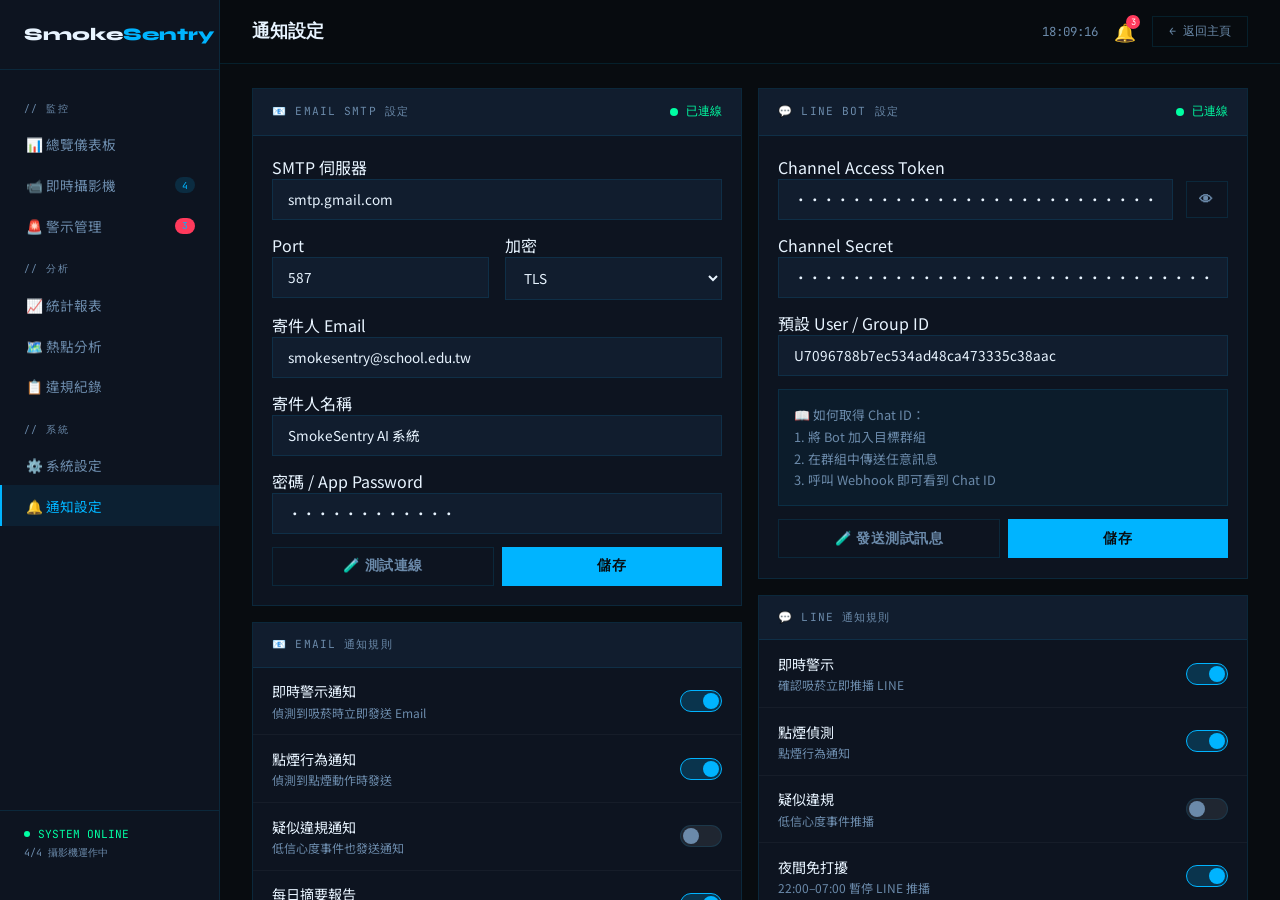
<file: notify.html>
<!DOCTYPE html>
<html lang="zh-TW">
<head>
<meta charset="UTF-8"><meta name="viewport" content="width=device-width,initial-scale=1.0">
<title>SmokeSentry AI — 通知設定</title>
<link rel="stylesheet" href="shared.css">
<style>
.settings-section { margin-bottom:1.5rem; }
.settings-title { font-family:var(--font-display); font-size:1rem; font-weight:700; margin-bottom:1rem; display:flex; align-items:center; gap:.6rem; }
.setting-row { display:flex; align-items:center; justify-content:space-between; padding:.85rem 1.2rem; border-bottom:1px solid rgba(255,255,255,.04); }
.setting-row:last-child { border-bottom:none; }
.setting-info {}
.setting-name { font-size:.88rem; margin-bottom:.15rem; }
.setting-desc { font-size:.75rem; color:var(--text-muted); }
.toggle { position:relative;display:inline-block;width:42px;height:22px; }
.toggle input { opacity:0;width:0;height:0; }
.toggle-slider { position:absolute;cursor:pointer;inset:0;background:rgba(255,255,255,.08);border:1px solid var(--border);transition:.3s;border-radius:22px; }
.toggle-slider::before { content:'';position:absolute;height:16px;width:16px;left:2px;bottom:2px;background:var(--text-muted);transition:.3s;border-radius:50%; }
input:checked+.toggle-slider { background:rgba(0,180,255,.2);border-color:var(--accent); }
input:checked+.toggle-slider::before { transform:translateX(20px);background:var(--accent); }
.conn-status { display:flex; align-items:center; gap:.5rem; font-family:var(--font-mono); font-size:.75rem; }
.conn-dot { width:8px;height:8px;border-radius:50%;animation:pulse 2s infinite; }
.conn-ok { background:var(--safe); }
.conn-fail { background:var(--danger); }
.conn-warn { background:var(--warn); }
.conn-row { display:flex; align-items:center; gap:.8rem; }

/* ── Vifa 藍牙音響卡片 ── */
.vifa-status-bar {
  display:flex; align-items:center; justify-content:space-between;
  background:rgba(0,180,255,.04); border:1px solid var(--border);
  padding:.8rem 1.2rem; margin-bottom:.8rem; font-family:var(--font-mono); font-size:.75rem;
}
.vifa-device-name { color:var(--accent); font-weight:600; }
.vifa-signal { display:flex; gap:3px; align-items:flex-end; }
.vifa-signal span {
  display:inline-block; width:4px; background:var(--text-muted); border-radius:1px;
  transition:background .3s;
}
.vifa-signal span:nth-child(1) { height:5px; }
.vifa-signal span:nth-child(2) { height:9px; }
.vifa-signal span:nth-child(3) { height:13px; }
.vifa-signal span:nth-child(4) { height:17px; }
.vifa-signal.connected span { background:var(--safe); }
.vifa-signal.disconnected span { background:var(--danger); }

/* ── 整合測試按鈕區 ── */
.test-panel {
  border:1px solid rgba(255,58,92,.25);
  background:rgba(255,58,92,.04);
  padding:1.2rem;
  position:relative;
  overflow:hidden;
}
.test-panel::before {
  content:'LIVE TEST';
  position:absolute; top:.5rem; right:.7rem;
  font-family:var(--font-mono); font-size:.55rem; color:rgba(255,58,92,.5);
  letter-spacing:.1em;
}
.test-result-log {
  background:var(--bg); border:1px solid var(--border);
  font-family:var(--font-mono); font-size:.72rem; color:var(--text-muted);
  padding:.8rem 1rem; max-height:140px; overflow-y:auto;
  line-height:1.8; margin-top:.8rem; display:none;
}
.test-result-log.show { display:block; }
.log-ok  { color:var(--safe); }
.log-err { color:var(--danger); }
.log-info { color:var(--accent); }
.log-warn { color:var(--warn); }

/* 測試按鈕進度環 */
.btn-test-all {
  background:linear-gradient(135deg,rgba(255,58,92,.8),rgba(255,100,60,.8));
  color:#fff; border:none; padding:.75rem 1.8rem;
  font-family:var(--font-display); font-weight:700; font-size:.9rem;
  cursor:pointer; transition:all .2s; display:inline-flex; align-items:center; gap:.5rem;
  width:100%; justify-content:center; letter-spacing:.04em;
}
.btn-test-all:hover:not(:disabled) { filter:brightness(1.15); transform:translateY(-1px); }
.btn-test-all:disabled { opacity:.5; cursor:not-allowed; transform:none; }
</style>
</head>
<body>
<div id="sidebar-slot"></div>
<div class="main">
  <div id="topbar-slot"></div>
  <div class="content">

    <div class="grid-2" style="align-items:start">
      <!-- ── 左欄：Email + LINE ── -->
      <div style="display:flex;flex-direction:column;gap:1rem">

        <!-- Email SMTP -->
        <div class="card">
          <div class="card-header"><div class="card-title">📧 Email SMTP 設定</div>
            <div class="conn-status"><div class="conn-dot conn-ok"></div><span style="color:var(--safe)">已連線</span></div>
          </div>
          <div class="card-body" style="display:flex;flex-direction:column;gap:.8rem">
            <div class="form-group"><div class="form-label">SMTP 伺服器</div><input type="text" class="input-field" value="smtp.gmail.com"></div>
            <div class="grid-2" style="margin:0">
              <div class="form-group"><div class="form-label">Port</div><input type="text" class="input-field" value="587"></div>
              <div class="form-group"><div class="form-label">加密</div><select class="input-field"><option>TLS</option><option>SSL</option><option>無</option></select></div>
            </div>
            <div class="form-group"><div class="form-label">寄件人 Email</div><input type="email" class="input-field" value="smokesentry@school.edu.tw"></div>
            <div class="form-group"><div class="form-label">寄件人名稱</div><input type="text" class="input-field" value="SmokeSentry AI 系統"></div>
            <div class="form-group"><div class="form-label">密碼 / App Password</div><input type="password" class="input-field" value="••••••••••••"></div>
            <div style="display:flex;gap:.5rem">
              <button class="btn btn-ghost" onclick="testEmail()" style="flex:1;justify-content:center">🧪 測試連線</button>
              <button class="btn btn-accent" onclick="saveEmail()" style="flex:1;justify-content:center">儲存</button>
            </div>
          </div>
        </div>

        <!-- Email 通知規則 -->
        <div class="card">
          <div class="card-header"><div class="card-title">📧 Email 通知規則</div></div>
          <div>
            <div class="setting-row"><div class="setting-info"><div class="setting-name">即時警示通知</div><div class="setting-desc">偵測到吸菸時立即發送 Email</div></div><label class="toggle"><input type="checkbox" checked><span class="toggle-slider"></span></label></div>
            <div class="setting-row"><div class="setting-info"><div class="setting-name">點煙行為通知</div><div class="setting-desc">偵測到點煙動作時發送</div></div><label class="toggle"><input type="checkbox" checked><span class="toggle-slider"></span></label></div>
            <div class="setting-row"><div class="setting-info"><div class="setting-name">疑似違規通知</div><div class="setting-desc">低信心度事件也發送通知</div></div><label class="toggle"><input type="checkbox"><span class="toggle-slider"></span></label></div>
            <div class="setting-row"><div class="setting-info"><div class="setting-name">每日摘要報告</div><div class="setting-desc">每天 18:00 發送當日統計</div></div><label class="toggle"><input type="checkbox" checked><span class="toggle-slider"></span></label></div>
            <div class="setting-row"><div class="setting-info"><div class="setting-name">每週報告</div><div class="setting-desc">每週一 08:00 發送週報</div></div><label class="toggle"><input type="checkbox" checked><span class="toggle-slider"></span></label></div>
            <div class="setting-row"><div class="setting-info"><div class="setting-name">附加截圖</div><div class="setting-desc">Email 中附上事件截圖（打碼後）</div></div><label class="toggle"><input type="checkbox" checked><span class="toggle-slider"></span></label></div>
          </div>
        </div>

      </div>

      <!-- ── 右欄：LINE Bot + Vifa + 整合測試 ── -->
      <div style="display:flex;flex-direction:column;gap:1rem">

        <!-- LINE Bot 設定 -->
        <div class="card">
          <div class="card-header"><div class="card-title">💬 LINE Bot 設定</div>
            <div class="conn-status"><div class="conn-dot conn-ok"></div><span style="color:var(--safe)">已連線</span></div>
          </div>
          <div class="card-body" style="display:flex;flex-direction:column;gap:.8rem">
            <div class="form-group"><div class="form-label">Channel Access Token</div>
              <div class="conn-row">
                <input type="password" class="input-field" value="xxxxxxxxxxxxxxxxxxxxxxxxxxxxxxxxxxxxxxxxxxxxxxxxxxxxxxxxxxxxxxxxxxxxxxxxxxxxxxxxxxxxxxxxxxxxxxxxxxxxxxxxxxxxxxxxxxxxxxxxxxxxxxxxxxxxxxxxxxxxxxxxxxxxxxxxxxxxxxxxxxxxxxxxxxxxxxxxxxxx" style="flex:1">
                <button class="btn btn-ghost" style="flex-shrink:0;padding:.55rem .8rem" onclick="this.previousElementSibling.type=this.previousElementSibling.type==='password'?'text':'password'">👁</button>
              </div>
            </div>
            <div class="form-group"><div class="form-label">Channel Secret</div><input type="password" class="input-field" value="xxxxxxxxxxxxxxxxxxxxxxxxxxxxxxxx"></div>
            <div class="form-group"><div class="form-label">預設 User / Group ID</div><input type="text" class="input-field" value="U7096788b7ec534ad48ca473335c38aac" placeholder="User ID（U開頭）或群組 ID（C開頭）"></div>
            <div style="background:rgba(0,180,255,.05);border:1px solid var(--border);padding:.9rem;font-size:.8rem;color:var(--text-muted);line-height:1.7">
              📖 如何取得 Chat ID：<br>
              1. 將 Bot 加入目標群組<br>
              2. 在群組中傳送任意訊息<br>
              3. 呼叫 Webhook 即可看到 Chat ID
            </div>
            <div style="display:flex;gap:.5rem">
              <button class="btn btn-ghost" onclick="testLine()" style="flex:1;justify-content:center">🧪 發送測試訊息</button>
              <button class="btn btn-accent" onclick="saveLine()" style="flex:1;justify-content:center">儲存</button>
            </div>
          </div>
        </div>

        <!-- LINE 通知規則 -->
        <div class="card">
          <div class="card-header"><div class="card-title">💬 LINE 通知規則</div></div>
          <div>
            <div class="setting-row"><div class="setting-info"><div class="setting-name">即時警示</div><div class="setting-desc">確認吸菸立即推播 LINE</div></div><label class="toggle"><input type="checkbox" checked><span class="toggle-slider"></span></label></div>
            <div class="setting-row"><div class="setting-info"><div class="setting-name">點煙偵測</div><div class="setting-desc">點煙行為通知</div></div><label class="toggle"><input type="checkbox" checked><span class="toggle-slider"></span></label></div>
            <div class="setting-row"><div class="setting-info"><div class="setting-name">疑似違規</div><div class="setting-desc">低信心度事件推播</div></div><label class="toggle"><input type="checkbox"><span class="toggle-slider"></span></label></div>
            <div class="setting-row"><div class="setting-info"><div class="setting-name">夜間免打擾</div><div class="setting-desc">22:00–07:00 暫停 LINE 推播</div></div><label class="toggle"><input type="checkbox" checked><span class="toggle-slider"></span></label></div>
            <div class="setting-row"><div class="setting-info"><div class="setting-name">每日 LINE 摘要</div><div class="setting-desc">每天 18:00 推播當日統計</div></div><label class="toggle"><input type="checkbox" checked><span class="toggle-slider"></span></label></div>
          </div>
        </div>

        <!-- ════════════════════════════════════
             🔊 Vifa 藍牙音響設定
             ════════════════════════════════════ -->
        <div class="card">
          <div class="card-header">
            <div class="card-title">🔊 Vifa 藍牙音響設定</div>
            <div class="conn-status" id="vifaConnStatus">
              <div class="conn-dot conn-warn" id="vifaConnDot"></div>
              <span id="vifaConnLabel" style="color:var(--warn)">未連線</span>
            </div>
          </div>
          <div class="card-body" style="display:flex;flex-direction:column;gap:.8rem">

            <!-- 裝置訊號狀態列 -->
            <div class="vifa-status-bar">
              <span>裝置：<span class="vifa-device-name" id="vifaDeviceName">— 尚未配對 —</span></span>
              <div class="vifa-signal disconnected" id="vifaSignal">
                <span></span><span></span><span></span><span></span>
              </div>
            </div>

            <!-- 配對說明 -->
            <div style="background:rgba(0,180,255,.05);border:1px solid var(--border);padding:.9rem;font-size:.8rem;color:var(--text-muted);line-height:1.7">
              📖 配對步驟：<br>
              1. 在執行 server.py 的主機上啟用藍牙<br>
              2. 長按 Vifa 電源鍵 3 秒進入配對模式<br>
              3. 點擊「掃描裝置」找到 Vifa 後點選配對<br>
              4. 配對成功後即可使用警報功能
            </div>

            <div class="form-group">
              <div class="form-label">Vifa 裝置 MAC 位址</div>
              <input type="text" class="input-field" id="vifaMacInput"
                placeholder="例：AA:BB:CC:DD:EE:FF"
                value="">
            </div>

            <!-- 音量設定 -->
            <div class="form-group">
              <div class="form-label">警報音量 <span id="volumeLabel" style="color:var(--accent);font-family:var(--font-mono)">75%</span></div>
              <input type="range" id="vifaVolume" min="10" max="100" value="75"
                style="width:100%;accent-color:var(--accent);cursor:pointer"
                oninput="document.getElementById('volumeLabel').textContent=this.value+'%'">
            </div>

            <div style="display:flex;gap:.5rem">
              <button class="btn btn-ghost" onclick="scanVifa()" style="flex:1;justify-content:center">🔍 掃描裝置</button>
              <button class="btn btn-ghost" onclick="connectVifa()" style="flex:1;justify-content:center">🔗 連線</button>
              <button class="btn btn-accent" onclick="saveVifa()" style="flex:1;justify-content:center">儲存</button>
            </div>

            <!-- 警報鈴聲選擇
                 ╔══════════════════════════════════════════════════════════════╗
                 ║  🔔 替換警報鈴聲說明                                         ║
                 ║  若要更換警報音效，有以下兩種方式：                           ║
                 ║                                                              ║
                 ║  方式 A — 替換音效檔案（推薦）：                             ║
                 ║    1. 將新的 .mp3 / .wav / .ogg 放入專案資料夾               ║
                 ║    2. 修改下方 <option value="..."> 的 value 為新檔名         ║
                 ║    3. 在 server.py 的 play_vifa_alert() 中                   ║
                 ║       對應修改 ALERT_SOUNDS 字典內的路徑                      ║
                 ║                                                              ║
                 ║  方式 B — 使用 Web Audio API 動態產生音效（無需音效檔）：      ║
                 ║    1. 找到 playAlertTone() 函式                              ║
                 ║    2. 調整 oscillator.frequency.value（Hz）改變音調            ║
                 ║    3. 調整 gainNode.gain 改變音量包絡                         ║
                 ║    4. 調整重複次數 BEEP_REPEAT_COUNT 改變鳴叫次數             ║
                 ╚══════════════════════════════════════════════════════════════╝ -->
            <div class="form-group" style="margin-top:.2rem">
              <div class="form-label">警報鈴聲類型</div>
              <select class="input-field" id="alertSoundSelect">
                <!-- 🔔 在此新增或替換鈴聲選項（value = 音效檔名或類型代號） -->
                <option value="beep_triple">三連嗶（預設）</option>
                <option value="siren_short">短促警報聲</option>
                <option value="chime_alert">提示鈴聲</option>
                <!-- 範例：換成自訂音效檔 -->
                <!-- <option value="my_custom_alarm.mp3">自訂音效</option> -->
              </select>
            </div>

          </div>
        </div>
        <!-- ════════ Vifa 設定卡片 END ════════ -->


        <!-- 同步發送規則 -->
        <div class="card">
          <div class="card-header"><div class="card-title">🔁 同步發送規則</div></div>
          <div class="card-body" style="display:flex;flex-direction:column;gap:.6rem">
            <div style="font-size:.82rem;color:var(--text-muted);line-height:1.7;margin-bottom:.4rem">當偵測到以下事件時，同時透過 Email、LINE Bot 與 Vifa 音響通報：</div>
            <label style="display:flex;align-items:center;gap:.6rem;cursor:pointer;font-size:.85rem"><input type="checkbox" checked style="accent-color:var(--accent)"> 🔴 吸菸確認（信心度 ≥ 90%）</label>
            <label style="display:flex;align-items:center;gap:.6rem;cursor:pointer;font-size:.85rem"><input type="checkbox" checked style="accent-color:var(--accent)"> 🟡 點煙行為（信心度 ≥ 80%）</label>
            <label style="display:flex;align-items:center;gap:.6rem;cursor:pointer;font-size:.85rem"><input type="checkbox" style="accent-color:var(--accent)"> 🔵 疑似違規（信心度 ≥ 60%）</label>
            <label style="display:flex;align-items:center;gap:.6rem;cursor:pointer;font-size:.85rem"><input type="checkbox" checked style="accent-color:var(--accent)"> 📊 每日報告（Email + LINE）</label>
            <div class="divider"></div>
            <div style="font-family:var(--font-mono);font-size:.68rem;color:var(--text-muted)">同步延遲: <span style="color:var(--accent)">< 2 秒</span> | 重試次數: <span style="color:var(--accent)">3 次</span></div>
            <button class="btn btn-accent" onclick="saveSyncRules()" style="justify-content:center">儲存同步設定</button>
          </div>
        </div>


        <!-- ════════════════════════════════════════════════════════════
             🚨 整合測試面板
             按下「全通道測試」後同步執行：
               1. Email 發送
               2. LINE Bot 推播
               3. Vifa 藍牙音響警報音
             ════════════════════════════════════════════════════════════ -->
        <div class="card">
          <div class="card-header">
            <div class="card-title">🚨 整合通知測試</div>
            <div class="conn-status">
              <div class="conn-dot conn-ok"></div>
              <span style="color:var(--text-muted);font-size:.7rem">同步三通道</span>
            </div>
          </div>
          <div class="card-body">
            <div class="test-panel">
              <div style="font-size:.82rem;color:var(--text-muted);margin-bottom:1rem;line-height:1.7">
                點擊測試鍵後，系統將同時發出：<br>
                <span style="color:var(--accent)">📧 Email</span> &nbsp;＋&nbsp;
                <span style="color:var(--safe)">💬 LINE Bot</span> &nbsp;＋&nbsp;
                <span style="color:var(--warn)">🔊 Vifa 警報音</span>
              </div>

              <!-- 主測試按鈕 -->
              <button class="btn-test-all" id="btnTestAll" onclick="runIntegratedTest()">
                🚨 全通道整合測試
              </button>

              <!-- 即時 Log 視窗 -->
              <div class="test-result-log" id="testLog"></div>
            </div>
          </div>
        </div>
        <!-- ════════ 整合測試面板 END ════════ -->

      </div>
    </div>

  </div>
</div>
<script src="shared.js"></script>
<script>
injectShell('通知設定');

const SERVER = 'http://localhost:5000';

// ──────────────────────────────────────────
//  Email 測試 & 儲存
// ──────────────────────────────────────────
async function testEmail() {
  showToast('發送測試 Email 中…', 'info');
  const sender = document.querySelector('input[value="smokesentry@school.edu.tw"]')?.value || 'smokesentry@school.edu.tw';
  try {
    const res = await fetch(`${SERVER}/api/send-email`, {
      method: 'POST',
      headers: { 'Content-Type': 'application/json' },
      body: JSON.stringify({
        recipients: [sender],
        subject: '【SmokeSentry】Email SMTP 連線測試',
        body: `SMTP 連線測試\n時間：${new Date().toLocaleString('zh-TW')}\n結果：連線成功 ✓`,
        urgency: 'low'
      })
    });
    const data = await res.json();
    showToast(data.simulated
      ? '📧 [模擬] 測試 Email 記錄完成（請在 server.py 中設定 SMTP）'
      : '✅ 測試 Email 已成功發送！', data.simulated ? 'warn' : 'success', 4000);
  } catch {
    showToast('📧 [模擬] 測試 Email（server.py 未執行）', 'warn', 3000);
  }
}
function saveEmail() { showToast('Email 設定已儲存', 'success'); }

// ──────────────────────────────────────────
//  LINE Bot 測試 & 儲存
// ──────────────────────────────────────────
async function testLine() {
  showToast('發送 LINE Bot 測試訊息中…', 'info');
  const testMsg = `🧪 SmokeSentry LINE Bot 連線測試\n━━━━━━━━━━━━━━\n時間：${new Date().toLocaleString('zh-TW')}\n✅ 連線正常`;
  try {
    const res = await fetch(`${SERVER}/api/send-line`, {
      method: 'POST',
      headers: { 'Content-Type': 'application/json' },
      body: JSON.stringify({ message: testMsg, targets: ['U7096788b7ec534ad48ca473335c38aac'] })
    });
    const data = await res.json();
    showToast(data.simulated
      ? '💬 [模擬] LINE 測試訊息記錄完成（請在 server.py 中設定 Channel Token）'
      : '✅ LINE Bot 測試訊息已推播！', data.simulated ? 'warn' : 'success', 4000);
  } catch {
    showToast('💬 [模擬] LINE Bot 測試（server.py 未執行）', 'warn', 3000);
  }
}
function saveLine() { showToast('LINE Bot 設定已儲存', 'success'); }

// ══════════════════════════════════════════════════════════
//  🔊 Vifa 藍牙音響 — 連線管理
// ══════════════════════════════════════════════════════════

/** 更新畫面上的 Vifa 連線狀態 */
function setVifaStatus(state) {
  // state: 'connected' | 'disconnected' | 'scanning'
  const dot   = document.getElementById('vifaConnDot');
  const label = document.getElementById('vifaConnLabel');
  const sig   = document.getElementById('vifaSignal');
  const name  = document.getElementById('vifaDeviceName');
  const colors = { connected:'var(--safe)', disconnected:'var(--danger)', scanning:'var(--warn)' };
  const labels = { connected:'已連線', disconnected:'未連線', scanning:'掃描中…' };
  const dotCls = { connected:'conn-ok', disconnected:'conn-fail', scanning:'conn-warn' };
  dot.className   = `conn-dot ${dotCls[state]}`;
  label.textContent = labels[state];
  label.style.color = colors[state];
  sig.className = `vifa-signal ${state === 'connected' ? 'connected' : 'disconnected'}`;
  if (state === 'connected') {
    const mac = document.getElementById('vifaMacInput').value;
    name.textContent = mac ? `Vifa (${mac})` : 'Vifa Speaker';
  } else {
    name.textContent = state === 'scanning' ? '掃描中…' : '— 尚未配對 —';
  }
}

async function scanVifa() {
  setVifaStatus('scanning');
  showToast('藍牙掃描中，請確認 Vifa 處於配對模式…', 'info', 3000);
  try {
    const res  = await fetch(`${SERVER}/api/vifa/scan`, { method: 'POST' });
    const data = await res.json();
    if (data.found) {
      document.getElementById('vifaMacInput').value = data.mac;
      showToast(`✅ 找到裝置：${data.name}（${data.mac}）`, 'success', 4000);
      setVifaStatus('disconnected');
    } else {
      showToast('🔍 [模擬] 未找到 Vifa，請確認藍牙已開啟', 'warn', 3000);
      setVifaStatus('disconnected');
    }
  } catch {
    showToast('🔍 [模擬] 藍牙掃描（server.py 未執行）', 'warn', 3000);
    setVifaStatus('disconnected');
  }
}

async function connectVifa() {
  const mac = document.getElementById('vifaMacInput').value.trim();
  if (!mac) { showToast('請先輸入或掃描 Vifa 的 MAC 位址', 'error'); return; }
  showToast(`連線至 ${mac}…`, 'info');
  try {
    const res  = await fetch(`${SERVER}/api/vifa/connect`, {
      method: 'POST',
      headers: { 'Content-Type': 'application/json' },
      body: JSON.stringify({ mac })
    });
    const data = await res.json();
    if (data.ok) {
      setVifaStatus('connected');
      showToast('🔊 Vifa 藍牙連線成功！', 'success');
    } else {
      setVifaStatus('disconnected');
      showToast(`❌ 連線失敗：${data.error || '未知錯誤'}`, 'error');
    }
  } catch {
    // 模擬成功（server.py 未執行時仍可看效果）
    setVifaStatus('connected');
    showToast('🔊 [模擬] Vifa 連線成功（server.py 未執行）', 'warn', 3000);
  }
}

function saveVifa() { showToast('Vifa 藍牙音響設定已儲存', 'success'); }

async function saveSyncRules() {
  showToast('同步規則已儲存', 'success');
}

// ══════════════════════════════════════════════════════════
//  🔊 Web Audio API — 本機播放警報音（無需音效檔）
//
//  若要替換警報鈴聲，修改以下參數：
//    BEEP_FREQ_HZ    — 音調（Hz）。440=La，880=高音La，200=低沈警報
//    BEEP_DURATION   — 每次嗶聲持續時間（秒）
//    BEEP_GAP        — 嗶聲間隔（秒）
//    BEEP_REPEAT_COUNT — 重複嗶幾次
//    oscillator.type — 波形：'sine'|'square'|'sawtooth'|'triangle'
//
//  若要改用音效檔（.mp3/.wav），參考下方 playAlertFile() 的說明。
// ══════════════════════════════════════════════════════════

/* ── 可調參數區 ── */
const BEEP_FREQ_HZ     = 880;   // 🔔 修改此值改變音調（Hz）
const BEEP_DURATION    = 0.18;  // 🔔 每聲嗶聲長度（秒）
const BEEP_GAP         = 0.12;  // 🔔 嗶聲間隔（秒）
const BEEP_REPEAT_COUNT = 3;    // 🔔 重複次數（三連嗶 = 3）

/**
 * 用 Web Audio API 在瀏覽器端播放警報音。
 * 若要換成音效檔，把此函式內容換成：
 *   const audio = new Audio('your_alarm.mp3');  // 🔔 換成你的音效檔路徑
 *   audio.volume = volume / 100;
 *   audio.play();
 */
function playAlertTone(volume = 75) {
  const ctx = new (window.AudioContext || window.webkitAudioContext)();
  const gainNode = ctx.createGain();
  gainNode.connect(ctx.destination);

  for (let i = 0; i < BEEP_REPEAT_COUNT; i++) {
    const osc = ctx.createOscillator();
    osc.type = 'square';              // 🔔 波形：square=刺耳警報感，sine=柔和，sawtooth=粗糙
    osc.frequency.value = BEEP_FREQ_HZ;
    osc.connect(gainNode);

    const start = ctx.currentTime + i * (BEEP_DURATION + BEEP_GAP);
    const end   = start + BEEP_DURATION;

    gainNode.gain.setValueAtTime(0, start);
    gainNode.gain.linearRampToValueAtTime(volume / 100, start + 0.01);
    gainNode.gain.setValueAtTime(volume / 100, end - 0.01);
    gainNode.gain.linearRampToValueAtTime(0, end);

    osc.start(start);
    osc.stop(end);
  }
}

// ══════════════════════════════════════════════════════════
//  🚨 整合測試：同步執行 Email + LINE + Vifa 警報音
// ══════════════════════════════════════════════════════════

function appendLog(msg, cls = 'log-info') {
  const log = document.getElementById('testLog');
  log.classList.add('show');
  const line = document.createElement('div');
  line.className = cls;
  const ts = new Date().toLocaleTimeString('zh-TW');
  line.textContent = `[${ts}] ${msg}`;
  log.appendChild(line);
  log.scrollTop = log.scrollHeight;
}

async function runIntegratedTest() {
  const btn = document.getElementById('btnTestAll');
  btn.disabled = true;
  btn.textContent = '⏳ 測試中…';

  // 清除舊 log
  const log = document.getElementById('testLog');
  log.innerHTML = '';
  log.classList.add('show');

  appendLog('▶ 整合測試開始', 'log-info');

  // ── 同步並行發送三個通道 ──────────────────────────────
  const [emailResult, lineResult, vifaResult] = await Promise.allSettled([
    sendTestEmail(),   // 1️⃣ Email
    sendTestLine(),    // 2️⃣ LINE Bot
    sendTestVifa()     // 3️⃣ Vifa 藍牙音響
  ]);

  // ── 顯示各通道結果 ────────────────────────────────────
  if (emailResult.status === 'fulfilled') {
    appendLog(`📧 Email：${emailResult.value}`, 'log-ok');
  } else {
    appendLog(`📧 Email 失敗：${emailResult.reason}`, 'log-err');
  }

  if (lineResult.status === 'fulfilled') {
    appendLog(`💬 LINE Bot：${lineResult.value}`, 'log-ok');
  } else {
    appendLog(`💬 LINE Bot 失敗：${lineResult.reason}`, 'log-err');
  }

  if (vifaResult.status === 'fulfilled') {
    appendLog(`🔊 Vifa 音響：${vifaResult.value}`, 'log-ok');
  } else {
    appendLog(`🔊 Vifa 音響失敗：${vifaResult.reason}`, 'log-err');
  }

  appendLog('✓ 測試完成', 'log-info');
  showToast('🚨 整合測試完成，請查看 Log', 'success', 4000);

  btn.disabled = false;
  btn.textContent = '🚨 全通道整合測試';
}

// ── 各通道測試子函式 ──────────────────────────────────────

/** 1️⃣ 發送測試 Email，回傳結果說明字串 */
async function sendTestEmail() {
  const sender = document.querySelector('input[type="email"].input-field')?.value
                 || 'smokesentry@school.edu.tw';
  try {
    const res  = await fetch(`${SERVER}/api/send-email`, {
      method: 'POST',
      headers: { 'Content-Type': 'application/json' },
      body: JSON.stringify({
        recipients: [sender],
        subject: '【SmokeSentry】🚨 整合測試通知',
        body: `整合測試\n時間：${new Date().toLocaleString('zh-TW')}\n來源：通知設定頁面整合測試`,
        urgency: 'high'
      })
    });
    const data = await res.json();
    return data.simulated ? '[模擬] 記錄完成' : '發送成功 ✓';
  } catch {
    return '[模擬] server.py 未執行，跳過';
  }
}

/** 2️⃣ 發送 LINE Bot 推播，回傳結果說明字串 */
async function sendTestLine() {
  const msg = `🚨 SmokeSentry 整合測試\n━━━━━━━━━━━━━━\n時間：${new Date().toLocaleString('zh-TW')}\n項目：Email + LINE + Vifa 同步測試`;
  try {
    const res  = await fetch(`${SERVER}/api/send-line`, {
      method: 'POST',
      headers: { 'Content-Type': 'application/json' },
      body: JSON.stringify({ message: msg, targets: ['U7096788b7ec534ad48ca473335c38aac'] })
    });
    const data = await res.json();
    return data.simulated ? '[模擬] 記錄完成' : '推播成功 ✓';
  } catch {
    return '[模擬] server.py 未執行，跳過';
  }
}

/**
 * 3️⃣ Vifa 藍牙音響警報
 *
 * 步驟：
 *   a. 呼叫後端 /api/vifa/alert → server.py 透過 bluetoothctl / PyBluez
 *      連線 Vifa 並播放警報（需主機已配對藍牙）
 *   b. 同時在瀏覽器本機播放 Web Audio 音效（即使後端無回應也能聽到）
 *
 * 若只想用音效檔替換，參考 playAlertTone() 上方的說明。
 */
async function sendTestVifa() {
  const volume = parseInt(document.getElementById('vifaVolume').value);
  const sound  = document.getElementById('alertSoundSelect').value;
  const mac    = document.getElementById('vifaMacInput').value.trim();

  // b. 瀏覽器端立即播放（不等後端）
  playAlertTone(volume);

  // a. 通知後端透過藍牙觸發音響
  try {
    const res  = await fetch(`${SERVER}/api/vifa/alert`, {
      method: 'POST',
      headers: { 'Content-Type': 'application/json' },
      body: JSON.stringify({ mac, volume, sound })
    });
    const data = await res.json();
    return data.ok ? `藍牙播放成功（${mac}）✓` : `[模擬] 瀏覽器端已播音`;
  } catch {
    return '[模擬] 瀏覽器端已播音，server.py 未執行';
  }
}
</script>
</body>
</html>
</file>
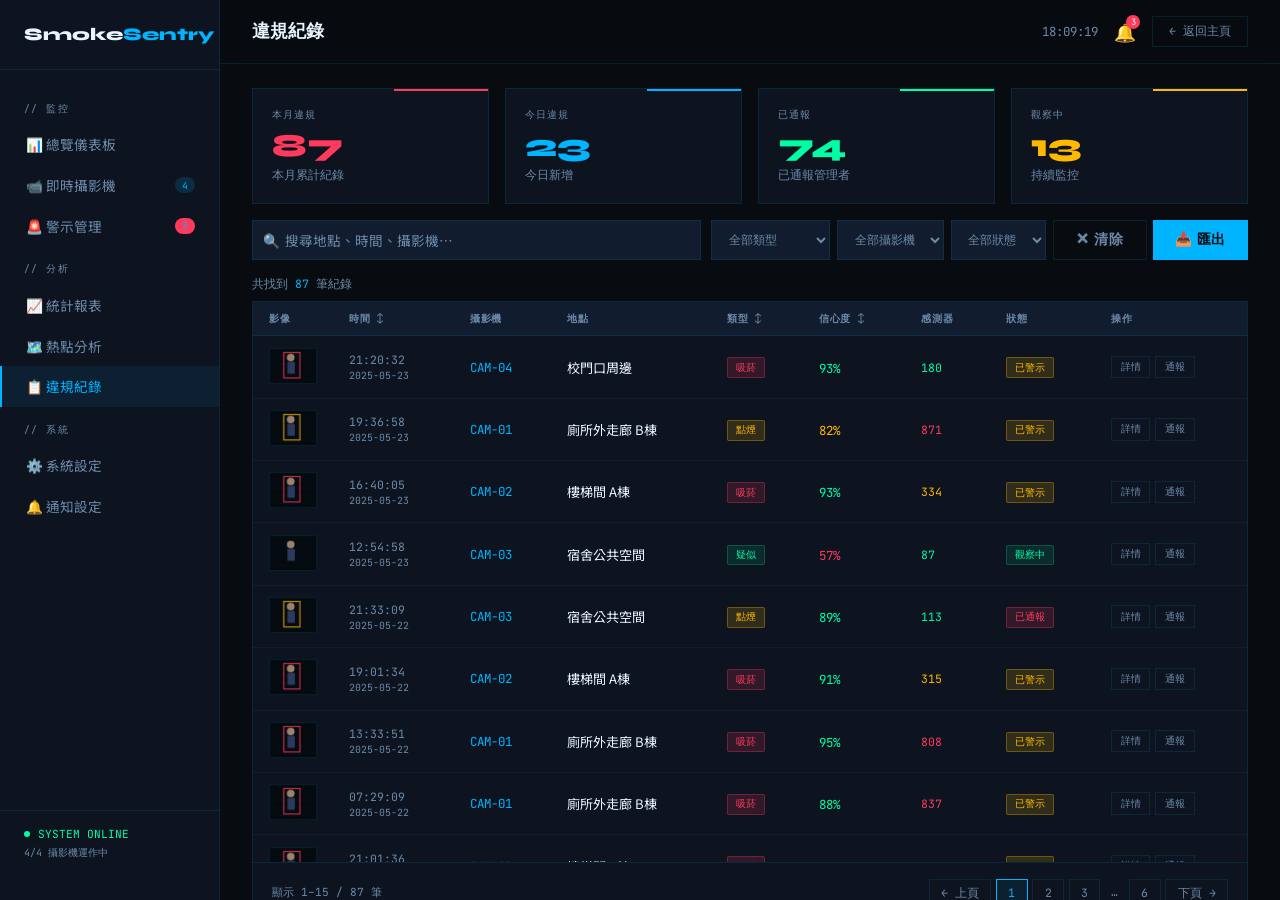
<file: records.html>
<!DOCTYPE html>
<html lang="zh-TW">
<head>
<meta charset="UTF-8"><meta name="viewport" content="width=device-width,initial-scale=1.0">
<title>SmokeSentry AI — 違規紀錄</title>
<link rel="stylesheet" href="shared.css">
<style>
.search-bar { display:flex; gap:.6rem; margin-bottom:1rem; flex-wrap:wrap; }
.search-input-wrap { position:relative; flex:1; min-width:200px; }
.search-icon { position:absolute; left:.7rem; top:50%; transform:translateY(-50%); color:var(--text-muted); font-size:.85rem; pointer-events:none; }
.search-input { padding:.55rem .9rem .55rem 2rem; }
.filter-group { display:flex; gap:.4rem; flex-wrap:wrap; }
.f-select { background:var(--surface2); border:1px solid var(--border); color:var(--text-muted); padding:.5rem .8rem; font-family:var(--font-mono); font-size:.72rem; cursor:pointer; transition:border-color .2s; }
.f-select:hover, .f-select:focus { border-color:var(--accent); outline:none; }
.results-info { font-family:var(--font-mono); font-size:.72rem; color:var(--text-muted); margin-bottom:.6rem; }
.results-info span { color:var(--accent); }
.thumb {
  width:48px; height:36px; background:#050a0f; border:1px solid var(--border);
  display:inline-flex; align-items:center; justify-content:center;
  font-size:.6rem; color:var(--text-muted); cursor:pointer; transition:border-color .2s; overflow:hidden; flex-shrink:0;
}
.thumb:hover { border-color:var(--accent); }
.thumb canvas { width:100%; height:100%; }
.row-actions { display:flex; gap:.3rem; }
.row-btn { padding:.2rem .55rem; font-family:var(--font-mono); font-size:.62rem; border:1px solid var(--border); background:transparent; color:var(--text-muted); cursor:pointer; transition:all .2s; white-space:nowrap; }
.row-btn:hover { border-color:var(--accent); color:var(--accent); }
.row-btn.danger:hover { border-color:var(--danger); color:var(--danger); }
.pagination { display:flex; align-items:center; justify-content:space-between; padding:1rem 1.2rem; border-top:1px solid var(--border); }
.page-btns { display:flex; gap:.3rem; }
.page-btn { padding:.3rem .7rem; font-family:var(--font-mono); font-size:.72rem; border:1px solid var(--border); background:transparent; color:var(--text-muted); cursor:pointer; transition:all .2s; }
.page-btn.active { border-color:var(--accent); color:var(--accent); background:rgba(0,180,255,.08); }
.page-btn:hover { border-color:var(--accent); color:var(--accent); }
.detail-panel {
  position:fixed; right:0; top:0; bottom:0; width:380px;
  background:var(--surface); border-left:1px solid var(--border);
  z-index:150; transform:translateX(100%); transition:transform .3s ease;
  display:flex; flex-direction:column;
}
.detail-panel.open { transform:translateX(0); }
.detail-header { padding:1.2rem; border-bottom:1px solid var(--border); background:var(--surface2); display:flex; align-items:center; justify-content:space-between; }
.detail-body { flex:1; overflow-y:auto; padding:1.2rem; display:flex; flex-direction:column; gap:1rem; }
.detail-cam { width:100%; aspect-ratio:16/10; background:#050a0f; border:1px solid var(--border); position:relative; overflow:hidden; }
.detail-row { display:flex; justify-content:space-between; font-size:.83rem; padding:.4rem 0; border-bottom:1px solid rgba(255,255,255,.04); }
.detail-key { color:var(--text-muted); }
.detail-val { font-family:var(--font-mono); font-size:.78rem; }
.detail-footer { padding:1rem 1.2rem; border-top:1px solid var(--border); display:flex; gap:.5rem; }
.conf-bar-wrap { margin-top:.4rem; }
.conf-bar-label { font-family:var(--font-mono); font-size:.65rem; color:var(--text-muted); display:flex; justify-content:space-between; margin-bottom:.2rem; }
.conf-bar-track { height:5px; background:rgba(255,255,255,.06); border-radius:3px; overflow:hidden; }
.conf-bar-fill { height:100%; border-radius:3px; }
</style>
</head>
<body>
<div id="sidebar-slot"></div>
<div class="main">
  <div id="topbar-slot"></div>
  <div class="content">

    <!-- Stat row -->
    <div class="stat-row" style="margin-bottom:1rem">
      <div class="stat-card danger"><div class="sc-label">本月違規</div><div class="sc-value" style="color:var(--danger)">87</div><div class="sc-sub">本月累計紀錄</div></div>
      <div class="stat-card"><div class="sc-label">今日違規</div><div class="sc-value" style="color:var(--accent)">23</div><div class="sc-sub">今日新增</div></div>
      <div class="stat-card safe"><div class="sc-label">已通報</div><div class="sc-value" style="color:var(--safe)">74</div><div class="sc-sub">已通報管理者</div></div>
      <div class="stat-card warn"><div class="sc-label">觀察中</div><div class="sc-value" style="color:var(--warn)">13</div><div class="sc-sub">持續監控</div></div>
    </div>

    <!-- Search & filter -->
    <div class="search-bar">
      <div class="search-input-wrap">
        <span class="search-icon">🔍</span>
        <input type="text" class="input-field search-input" id="searchInput" placeholder="搜尋地點、時間、攝影機…" oninput="filterRecords()">
      </div>
      <div class="filter-group">
        <select class="f-select" id="fType" onchange="filterRecords()">
          <option value="">全部類型</option>
          <option value="吸菸">吸菸（確認）</option>
          <option value="點煙">點煙行為</option>
          <option value="疑似">疑似違規</option>
        </select>
        <select class="f-select" id="fCam" onchange="filterRecords()">
          <option value="">全部攝影機</option>
          <option value="CAM-01">CAM-01</option>
          <option value="CAM-02">CAM-02</option>
          <option value="CAM-03">CAM-03</option>
          <option value="CAM-04">CAM-04</option>
        </select>
        <select class="f-select" id="fStatus" onchange="filterRecords()">
          <option value="">全部狀態</option>
          <option value="已通報">已通報</option>
          <option value="已警示">已警示</option>
          <option value="觀察中">觀察中</option>
        </select>
        <button class="btn btn-ghost" onclick="resetFilters()">✕ 清除</button>
        <button class="btn btn-accent" onclick="exportAll()">📥 匯出</button>
      </div>
    </div>

    <div class="results-info" id="resultsInfo"></div>

    <!-- Table -->
    <div class="card" style="margin-bottom:1rem">
      <div class="scroll-area" style="max-height:calc(100vh - 340px)">
        <table class="data-table" id="recordTable">
          <thead>
            <tr>
              <th style="width:48px">影像</th>
              <th onclick="sortBy('time')" style="cursor:pointer">時間 ↕</th>
              <th>攝影機</th>
              <th>地點</th>
              <th onclick="sortBy('type')" style="cursor:pointer">類型 ↕</th>
              <th onclick="sortBy('conf')" style="cursor:pointer">信心度 ↕</th>
              <th>感測器</th>
              <th>狀態</th>
              <th>操作</th>
            </tr>
          </thead>
          <tbody id="recordBody"></tbody>
        </table>
      </div>
      <div class="pagination">
        <div style="font-family:var(--font-mono);font-size:.7rem;color:var(--text-muted)" id="pageInfo">顯示 1–15 / 87 筆</div>
        <div class="page-btns">
          <button class="page-btn" onclick="changePage(-1)">← 上頁</button>
          <button class="page-btn active" id="p1">1</button>
          <button class="page-btn" id="p2">2</button>
          <button class="page-btn" id="p3">3</button>
          <span style="font-family:var(--font-mono);font-size:.72rem;color:var(--text-muted);padding:.3rem .4rem">…</span>
          <button class="page-btn">6</button>
          <button class="page-btn" onclick="changePage(1)">下頁 →</button>
        </div>
      </div>
    </div>

  </div>
</div>

<!-- Detail panel -->
<div class="detail-panel" id="detailPanel">
  <div class="detail-header">
    <div style="font-family:var(--font-display);font-weight:700;font-size:.95rem">事件詳情</div>
    <button class="modal-close" onclick="closeDetail()" style="background:none;border:none;color:var(--text-muted);font-size:1.2rem;cursor:pointer">✕</button>
  </div>
  <div class="detail-body" id="detailBody"></div>
  <div class="detail-footer">
    <button class="btn btn-danger" onclick="notifyFromDetail()" style="flex:1;justify-content:center">📨 通報</button>
    <button class="btn btn-ghost" onclick="closeDetail()" style="flex:1;justify-content:center">關閉</button>
  </div>
</div>

<script src="shared.js"></script>
<script>
injectShell('違規紀錄');

// Generate records
const LOCS = ['廁所外走廊 B棟','樓梯間 A棟','宿舍公共空間','校門口周邊'];
const CAMS = ['CAM-01','CAM-02','CAM-03','CAM-04'];
const TYPES = ['吸菸','點煙','疑似'];
const STATUSES = ['已通報','已警示','觀察中'];
const AQLV = [847,312,98,115];

function pad(n){return String(n).padStart(2,'0');}
function randH(a,b){return Math.floor(a+Math.random()*(b-a));}

const ALL_RECORDS = Array.from({length:87},(_,i)=>{
  const locIdx=randH(0,4), typeIdx=randH(0,3);
  const d=23-Math.floor(i/4); const h=randH(7,22); const m=randH(0,59); const s=randH(0,59);
  return {
    id:i+1,
    time:`2025-05-${pad(d)} ${pad(h)}:${pad(m)}:${pad(s)}`,
    cam:CAMS[locIdx],
    loc:LOCS[locIdx],
    type:TYPES[typeIdx],
    conf:typeIdx===0?randH(88,98):typeIdx===1?randH(75,92):randH(55,75),
    aqi:AQLV[locIdx]+randH(-40,80),
    status:typeIdx===2?'觀察中':i%4===0?'已通報':'已警示',
  };
}).sort((a,b)=>b.time.localeCompare(a.time));

let filtered = [...ALL_RECORDS];
let currentPage = 1;
const PER_PAGE = 15;
let sortKey = 'time', sortAsc = false;
let currentDetail = null;

function filterRecords() {
  const q=document.getElementById('searchInput').value.toLowerCase();
  const ft=document.getElementById('fType').value;
  const fc=document.getElementById('fCam').value;
  const fs=document.getElementById('fStatus').value;
  filtered=ALL_RECORDS.filter(r=>{
    if(q && !r.time.includes(q) && !r.loc.toLowerCase().includes(q) && !r.cam.toLowerCase().includes(q) && !r.type.includes(q)) return false;
    if(ft && r.type!==ft) return false;
    if(fc && r.cam!==fc) return false;
    if(fs && r.status!==fs) return false;
    return true;
  });
  currentPage=1; render();
}

function resetFilters() {
  document.getElementById('searchInput').value='';
  document.getElementById('fType').value='';
  document.getElementById('fCam').value='';
  document.getElementById('fStatus').value='';
  filterRecords();
}

function sortBy(key) {
  if(sortKey===key) sortAsc=!sortAsc; else { sortKey=key; sortAsc=false; }
  filtered.sort((a,b)=>{
    let av=a[key],bv=b[key];
    if(key==='conf'){av=+av;bv=+bv;}
    return sortAsc?(av>bv?1:-1):(av<bv?1:-1);
  });
  render();
}

function changePage(d) {
  const maxP=Math.ceil(filtered.length/PER_PAGE);
  currentPage=Math.max(1,Math.min(maxP,currentPage+d));
  render();
}

const TYPE_CLS={吸菸:'badge-danger',點煙:'badge-warn',疑似:'badge-safe'};
const ST_CLS={'已通報':'badge-danger','已警示':'badge-warn','觀察中':'badge-safe'};

function render() {
  const start=(currentPage-1)*PER_PAGE, end=Math.min(start+PER_PAGE,filtered.length);
  document.getElementById('resultsInfo').innerHTML=`共找到 <span>${filtered.length}</span> 筆紀錄`;
  document.getElementById('pageInfo').textContent=`顯示 ${start+1}–${end} / ${filtered.length} 筆`;

  const body=document.getElementById('recordBody');
  body.innerHTML=filtered.slice(start,end).map(r=>`
    <tr>
      <td><div class="thumb" onclick="openDetail(${r.id})"><canvas id="th${r.id}" width="48" height="36"></canvas></div></td>
      <td style="font-family:var(--font-mono);font-size:.72rem;color:var(--text-muted)">${r.time.split(' ')[1]}<br><span style="font-size:.62rem">${r.time.split(' ')[0]}</span></td>
      <td style="font-family:var(--font-mono);font-size:.78rem;color:var(--accent)">${r.cam}</td>
      <td style="font-size:.82rem">${r.loc}</td>
      <td><span class="badge ${TYPE_CLS[r.type]||'badge-blue'}">${r.type}</span></td>
      <td><span style="font-family:var(--font-mono);font-size:.78rem;color:${r.conf>=88?'var(--safe)':r.conf>=75?'var(--warn)':'var(--danger)'}">${r.conf}%</span></td>
      <td style="font-family:var(--font-mono);font-size:.72rem;color:${r.aqi>500?'var(--danger)':r.aqi>200?'var(--warn)':'var(--safe)'}">${r.aqi}</td>
      <td><span class="badge ${ST_CLS[r.status]||'badge-blue'}">${r.status}</span></td>
      <td><div class="row-actions">
        <button class="row-btn" onclick="openDetail(${r.id})">詳情</button>
        <button class="row-btn danger" onclick="notifyRecord(${r.id})">通報</button>
      </div></td>
    </tr>`).join('');

  // Draw mini thumbnails
  requestAnimationFrame(()=>{
    filtered.slice(start,end).forEach(r=>{
      const cv=document.getElementById('th'+r.id); if(!cv) return;
      const ctx=cv.getContext('2d'); const W=48,H=36;
      ctx.fillStyle='#050a0f'; ctx.fillRect(0,0,W,H);
      ctx.strokeStyle='rgba(0,180,255,.05)'; ctx.lineWidth=.5;
      for(let x=0;x<W;x+=8){ctx.beginPath();ctx.moveTo(x,0);ctx.lineTo(x,H);ctx.stroke();}
      for(let y=0;y<H;y+=8){ctx.beginPath();ctx.moveTo(0,y);ctx.lineTo(W,y);ctx.stroke();}
      // Person silhouette
      const col=r.type==='吸菸'?'255,58,92':r.type==='點煙'?'255,184,0':'0,255,163';
      ctx.fillStyle='rgba(255,210,170,.6)'; ctx.beginPath(); ctx.arc(W*.45,H*.25,4,0,Math.PI*2); ctx.fill();
      ctx.fillStyle='rgba(60,80,130,.7)'; ctx.fillRect(W*.38,H*.38,W*.16,H*.35);
      if(r.type!=='疑似'){
        ctx.strokeStyle=`rgba(${col},.8)`; ctx.lineWidth=1.2;
        ctx.strokeRect(W*.3,H*.1,W*.35,H*.75);
      }
    });
  });

  // Update page buttons
  [1,2,3].forEach(n=>{
    const btn=document.getElementById('p'+n); if(!btn) return;
    btn.textContent=currentPage-1+n;
    btn.classList.toggle('active',currentPage-1+n===currentPage);
  });
}

function openDetail(id) {
  const r=filtered.find(x=>x.id===id)||ALL_RECORDS.find(x=>x.id===id);
  if(!r) return;
  currentDetail=r;
  document.getElementById('detailBody').innerHTML=`
    <div class="detail-cam">
      <canvas id="detailCam" style="width:100%;height:100%"></canvas>
    </div>
    <div>
      ${[
        ['事件編號','#'+String(r.id).padStart(4,'0')],
        ['時間',r.time],
        ['攝影機',r.cam],
        ['地點',r.loc],
        ['類型',r.type],
        ['狀態',r.status],
        ['感測器 AQI',r.aqi],
      ].map(([k,v])=>`<div class="detail-row"><span class="detail-key">${k}</span><span class="detail-val">${v}</span></div>`).join('')}
    </div>
    <div>
      <div style="font-family:var(--font-mono);font-size:.68rem;color:var(--text-muted);margin-bottom:.6rem;letter-spacing:.08em">CONFIDENCE BREAKDOWN</div>
      ${[['YOLOv8 物件',r.conf-2],['MediaPipe 姿態',r.conf+1],['感測器融合',r.conf-4],['綜合信心度',r.conf]].map(([l,v])=>`
      <div class="conf-bar-wrap">
        <div class="conf-bar-label"><span>${l}</span><span>${Math.max(0,v)}%</span></div>
        <div class="conf-bar-track"><div class="conf-bar-fill" style="width:${Math.max(0,v)}%;background:${v>=88?'var(--safe)':v>=75?'var(--warn)':'var(--danger)'}"></div></div>
      </div>`).join('')}
    </div>`;
  document.getElementById('detailPanel').classList.add('open');

  // Draw detail cam
  requestAnimationFrame(()=>{
    const cv=document.getElementById('detailCam'); if(!cv) return;
    const ctx=cv.getContext('2d'); const W=cv.offsetWidth||350,H=cv.offsetHeight||200;
    cv.width=W; cv.height=H;
    ctx.fillStyle='#050a0f'; ctx.fillRect(0,0,W,H);
    ctx.strokeStyle='rgba(0,180,255,.05)'; ctx.lineWidth=.8;
    for(let x=0;x<W;x+=20){ctx.beginPath();ctx.moveTo(x,0);ctx.lineTo(x,H);ctx.stroke();}
    for(let y=0;y<H;y+=20){ctx.beginPath();ctx.moveTo(0,y);ctx.lineTo(W,y);ctx.stroke();}
    const px=W*.38,py=H*.1,bw=W*.13,bh=H*.7;
    ctx.fillStyle='rgba(255,210,170,.7)'; ctx.beginPath(); ctx.arc(px+bw/2,py+bw*.4,bw*.4,0,Math.PI*2); ctx.fill();
    ctx.fillStyle='rgba(60,80,130,.75)'; ctx.fillRect(px,py+bw*.8+2,bw,bh*.5);
    const col=r.type==='吸菸'?'255,58,92':r.type==='點煙'?'255,184,0':'0,255,163';
    ctx.strokeStyle=`rgba(${col},.8)`; ctx.lineWidth=1.5;
    ctx.strokeRect(px-5,py-5,bw+10,bh+10);
    ctx.fillStyle=`rgba(${col},.9)`; ctx.fillRect(px-5,py-22,r.type.length*9+20,18);
    ctx.fillStyle=r.type==='疑似'?'#000':'#fff'; ctx.font=`bold ${W*.032}px JetBrains Mono,monospace`;
    ctx.fillText(`${r.type} ${r.conf}%`,px-2,py-8);
    // HUD
    ctx.fillStyle='rgba(0,180,255,.6)'; ctx.font=`${W*.028}px JetBrains Mono,monospace`;
    ctx.fillText(`${r.cam} | ${r.time.split(' ')[1]}`,8,16);
    if(r.type==='吸菸'){ctx.fillStyle=`rgba(255,58,92,.7)`;ctx.font=`bold ${W*.028}px JetBrains Mono,monospace`;ctx.fillText('⚠ SMOKING DETECTED',8,H-10);}
  });
}

function closeDetail() { document.getElementById('detailPanel').classList.remove('open'); }
function notifyRecord(id) { showToast(`已發送通報 — 事件 #${String(id).padStart(4,'0')}`, 'success'); }
function notifyFromDetail() { if(currentDetail) notifyRecord(currentDetail.id); }
function exportAll() {
  const rows=[['編號','時間','攝影機','地點','類型','信心度','AQI','狀態'],...filtered.map(r=>[r.id,r.time,r.cam,r.loc,r.type,r.conf+'%',r.aqi,r.status])];
  const a=document.createElement('a');a.href=URL.createObjectURL(new Blob(['\ufeff'+rows.map(r=>r.join(',')).join('\n')],{type:'text/csv;charset=utf-8;'}));a.download='SmokeSentry_違規紀錄.csv';a.click();
  showToast('CSV 已匯出', 'success');
}

render();
</script>
</body>
</html>
</file>
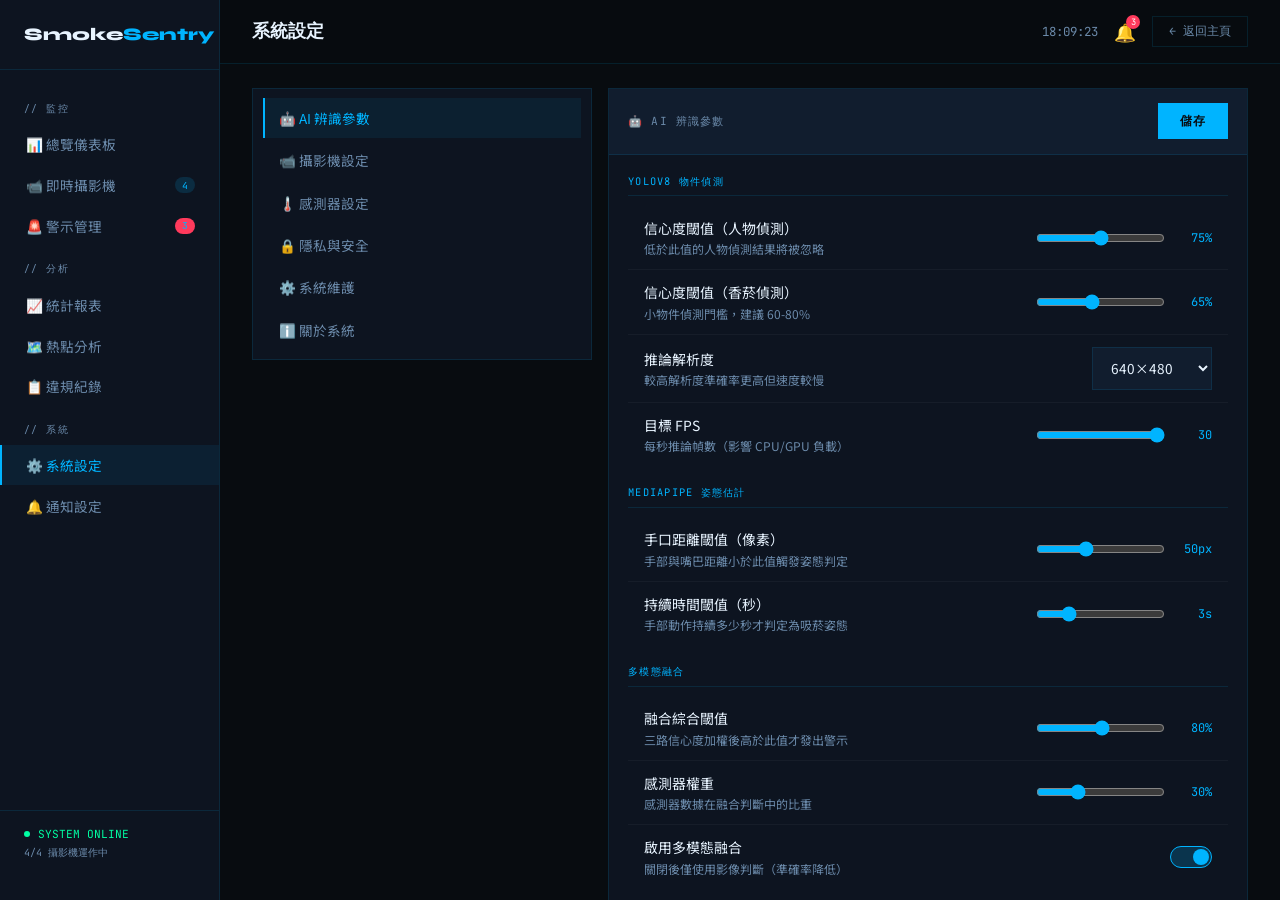
<file: settings.html>
<!DOCTYPE html>
<html lang="zh-TW">
<head>
<meta charset="UTF-8"><meta name="viewport" content="width=device-width,initial-scale=1.0">
<title>SmokeSentry AI — 系統設定</title>
<link rel="stylesheet" href="shared.css">
<style>
.settings-nav { display:flex; flex-direction:column; gap:.2rem; background:var(--surface); border:1px solid var(--border); padding:.6rem; }
.snav-item { padding:.6rem .9rem; font-size:.85rem; cursor:pointer; color:var(--text-muted); border-left:2px solid transparent; transition:all .2s; }
.snav-item:hover { color:var(--text); background:rgba(0,180,255,.04); }
.snav-item.active { color:var(--accent); border-left-color:var(--accent); background:rgba(0,180,255,.07); }
.settings-panel { display:none; }
.settings-panel.show { display:block; }
.setting-group { margin-bottom:1.2rem; }
.setting-group-title { font-family:var(--font-mono); font-size:.65rem; color:var(--accent); letter-spacing:.12em; text-transform:uppercase; margin-bottom:.6rem; padding-bottom:.4rem; border-bottom:1px solid var(--border); }
.setting-row { display:flex; align-items:center; justify-content:space-between; padding:.75rem 1rem; border-bottom:1px solid rgba(255,255,255,.04); }
.setting-row:last-child { border-bottom:none; }
.setting-info .sname { font-size:.87rem; }
.setting-info .sdesc { font-size:.75rem; color:var(--text-muted); margin-top:.15rem; }
.toggle { position:relative;display:inline-block;width:42px;height:22px; }
.toggle input { opacity:0;width:0;height:0; }
.toggle-slider { position:absolute;cursor:pointer;inset:0;background:rgba(255,255,255,.08);border:1px solid var(--border);border-radius:22px;transition:.3s; }
.toggle-slider::before { content:'';position:absolute;height:16px;width:16px;left:2px;bottom:2px;background:var(--text-muted);transition:.3s;border-radius:50%; }
input:checked+.toggle-slider { background:rgba(0,180,255,.2);border-color:var(--accent); }
input:checked+.toggle-slider::before { transform:translateX(20px);background:var(--accent); }
.cam-config-card { background:var(--surface2); border:1px solid var(--border); margin-bottom:.6rem; }
.cam-config-header { display:flex; align-items:center; gap:.8rem; padding:.7rem 1rem; border-bottom:1px solid var(--border); cursor:pointer; }
.cam-config-body { padding:1rem; display:grid; grid-template-columns:1fr 1fr; gap:.7rem; }
.status-badge { display:flex; align-items:center; gap:.4rem; font-family:var(--font-mono); font-size:.68rem; margin-left:auto; }
.sb-dot { width:7px; height:7px; border-radius:50%; }
.range-wrap { display:flex; align-items:center; gap:.7rem; }
.range-wrap input[type=range] { flex:1; accent-color:var(--accent); }
.range-val { font-family:var(--font-mono); font-size:.75rem; color:var(--accent); width:36px; text-align:right; }
</style>
</head>
<body>
<div id="sidebar-slot"></div>
<div class="main">
  <div id="topbar-slot"></div>
  <div class="content">

    <div class="grid-1-2" style="align-items:start">
      <!-- Nav -->
      <div class="settings-nav">
        <div class="snav-item active" onclick="showPanel('ai',this)">🤖 AI 辨識參數</div>
        <div class="snav-item" onclick="showPanel('cameras',this)">📹 攝影機設定</div>
        <div class="snav-item" onclick="showPanel('sensor',this)">🌡️ 感測器設定</div>
        <div class="snav-item" onclick="showPanel('privacy',this)">🔒 隱私與安全</div>
        <div class="snav-item" onclick="showPanel('system',this)">⚙️ 系統維護</div>
        <div class="snav-item" onclick="showPanel('about',this)">ℹ️ 關於系統</div>
      </div>

      <!-- Panels -->
      <div>

        <!-- AI Panel -->
        <div class="settings-panel show card" id="panel-ai">
          <div class="card-header"><div class="card-title">🤖 AI 辨識參數</div><button class="btn btn-accent" onclick="saveAI()" style="font-size:.75rem">儲存</button></div>
          <div class="card-body">
            <div class="setting-group">
              <div class="setting-group-title">YOLOv8 物件偵測</div>
              <div class="setting-row">
                <div class="setting-info"><div class="sname">信心度閾值（人物偵測）</div><div class="sdesc">低於此值的人物偵測結果將被忽略</div></div>
                <div class="range-wrap"><input type="range" min="50" max="99" value="75" oninput="document.getElementById('rv0').textContent=this.value+'%'"><span class="range-val" id="rv0">75%</span></div>
              </div>
              <div class="setting-row">
                <div class="setting-info"><div class="sname">信心度閾值（香菸偵測）</div><div class="sdesc">小物件偵測門檻，建議 60-80%</div></div>
                <div class="range-wrap"><input type="range" min="40" max="99" value="65" oninput="document.getElementById('rv1').textContent=this.value+'%'"><span class="range-val" id="rv1">65%</span></div>
              </div>
              <div class="setting-row">
                <div class="setting-info"><div class="sname">推論解析度</div><div class="sdesc">較高解析度準確率更高但速度較慢</div></div>
                <select class="input-field" style="width:120px"><option>640×640</option><option selected>640×480</option><option>416×416</option><option>320×320</option></select>
              </div>
              <div class="setting-row">
                <div class="setting-info"><div class="sname">目標 FPS</div><div class="sdesc">每秒推論幀數（影響 CPU/GPU 負載）</div></div>
                <div class="range-wrap"><input type="range" min="5" max="30" value="30" oninput="document.getElementById('rv2').textContent=this.value"><span class="range-val" id="rv2">30</span></div>
              </div>
            </div>
            <div class="setting-group">
              <div class="setting-group-title">MediaPipe 姿態估計</div>
              <div class="setting-row">
                <div class="setting-info"><div class="sname">手口距離閾值（像素）</div><div class="sdesc">手部與嘴巴距離小於此值觸發姿態判定</div></div>
                <div class="range-wrap"><input type="range" min="20" max="100" value="50" oninput="document.getElementById('rv3').textContent=this.value+'px'"><span class="range-val" id="rv3">50px</span></div>
              </div>
              <div class="setting-row">
                <div class="setting-info"><div class="sname">持續時間閾值（秒）</div><div class="sdesc">手部動作持續多少秒才判定為吸菸姿態</div></div>
                <div class="range-wrap"><input type="range" min="1" max="10" value="3" oninput="document.getElementById('rv4').textContent=this.value+'s'"><span class="range-val" id="rv4">3s</span></div>
              </div>
            </div>
            <div class="setting-group">
              <div class="setting-group-title">多模態融合</div>
              <div class="setting-row">
                <div class="setting-info"><div class="sname">融合綜合閾值</div><div class="sdesc">三路信心度加權後高於此值才發出警示</div></div>
                <div class="range-wrap"><input type="range" min="60" max="99" value="80" oninput="document.getElementById('rv5').textContent=this.value+'%'"><span class="range-val" id="rv5">80%</span></div>
              </div>
              <div class="setting-row">
                <div class="setting-info"><div class="sname">感測器權重</div><div class="sdesc">感測器數據在融合判斷中的比重</div></div>
                <div class="range-wrap"><input type="range" min="0" max="100" value="30" oninput="document.getElementById('rv6').textContent=this.value+'%'"><span class="range-val" id="rv6">30%</span></div>
              </div>
              <div class="setting-row">
                <div class="setting-info"><div class="sname">啟用多模態融合</div><div class="sdesc">關閉後僅使用影像判斷（準確率降低）</div></div>
                <label class="toggle"><input type="checkbox" checked><span class="toggle-slider"></span></label>
              </div>
            </div>
          </div>
        </div>

        <!-- Cameras Panel -->
        <div class="settings-panel card" id="panel-cameras">
          <div class="card-header"><div class="card-title">📹 攝影機設定</div><button class="btn btn-accent" onclick="saveCameras()" style="font-size:.75rem">儲存</button></div>
          <div class="card-body">
            <div class="setting-group-title">攝影機清單</div>
            ${[
              ['CAM-01','廁所外走廊 B棟','rtsp://192.168.1.101:554/stream1',true,'danger'],
              ['CAM-02','樓梯間 A棟','rtsp://192.168.1.102:554/stream1',true,'warn'],
              ['CAM-03','宿舍公共空間','rtsp://192.168.1.103:554/stream1',true,'safe'],
              ['CAM-04','校門口周邊','rtsp://192.168.1.104:554/stream1',true,'safe'],
            ].map(([id,loc,url,online,col])=>`
            <div class="cam-config-card">
              <div class="cam-config-header">
                <span style="font-family:var(--font-mono);font-size:.8rem;color:var(--accent)">${id}</span>
                <span style="font-size:.85rem">${loc}</span>
                <div class="status-badge"><div class="sb-dot" style="background:var(--${col})"></div><span style="color:var(--${col})">${online?'上線':'離線'}</span></div>
              </div>
              <div class="cam-config-body">
                <div class="form-group"><div class="form-label">名稱</div><input type="text" class="input-field" value="${loc}"></div>
                <div class="form-group"><div class="form-label">位置描述</div><input type="text" class="input-field" value="${loc}"></div>
                <div class="form-group" style="grid-column:1/-1"><div class="form-label">RTSP 串流 URL</div><input type="text" class="input-field" value="${url}"></div>
                <div class="form-group"><div class="form-label">解析度</div><select class="input-field"><option>1920×1080</option><option selected>1280×720</option><option>640×480</option></select></div>
                <div class="form-group"><div class="form-label">動作</div><div style="display:flex;gap:.4rem"><button class="btn btn-ghost" style="font-size:.72rem" onclick="showToast('連線測試成功','success')">🔗 測試</button><button class="btn btn-ghost" style="font-size:.72rem" onclick="showToast('攝影機已重啟','warn')">🔄 重啟</button></div></div>
              </div>
            </div>`).join('')}
            <button class="btn btn-ghost" style="width:100%;justify-content:center;margin-top:.5rem" onclick="showToast('請填寫新攝影機資訊','info')">＋ 新增攝影機</button>
          </div>
        </div>

        <!-- Sensor Panel -->
        <div class="settings-panel card" id="panel-sensor">
          <div class="card-header"><div class="card-title">🌡️ 感測器設定</div></div>
          <div class="card-body">
            <div class="setting-group">
              <div class="setting-group-title">MQ-135 空氣品質感測器</div>
              <div class="setting-row"><div class="setting-info"><div class="sname">警示 AQI 閾值</div><div class="sdesc">超過此值觸發感測器警示</div></div><div class="range-wrap"><input type="range" min="100" max="1000" value="300" step="50" oninput="document.getElementById('svr0').textContent=this.value"><span class="range-val" id="svr0">300</span></div></div>
              <div class="setting-row"><div class="setting-info"><div class="sname">採樣頻率（秒）</div><div class="sdesc">感測器數據更新間隔</div></div><div class="range-wrap"><input type="range" min="1" max="30" value="5" oninput="document.getElementById('svr1').textContent=this.value+'s'"><span class="range-val" id="svr1">5s</span></div></div>
              <div class="setting-row"><div class="setting-info"><div class="sname">啟用感測器</div></div><label class="toggle"><input type="checkbox" checked><span class="toggle-slider"></span></label></div>
            </div>
          </div>
        </div>

        <!-- Privacy Panel -->
        <div class="settings-panel card" id="panel-privacy">
          <div class="card-header"><div class="card-title">🔒 隱私與安全</div></div>
          <div class="card-body">
            <div class="setting-row"><div class="setting-info"><div class="sname">非違規者臉部自動打碼</div><div class="sdesc">偵測範圍內非違規人員自動模糊處理</div></div><label class="toggle"><input type="checkbox" checked><span class="toggle-slider"></span></label></div>
            <div class="setting-row"><div class="setting-info"><div class="sname">打碼強度</div></div><div class="range-wrap"><input type="range" min="5" max="30" value="15" oninput="document.getElementById('pvr0').textContent=this.value+'px'"><span class="range-val" id="pvr0">15px</span></div></div>
            <div class="setting-row"><div class="setting-info"><div class="sname">影像保留天數</div><div class="sdesc">超過天數後自動刪除影像紀錄</div></div><select class="input-field" style="width:100px"><option>7天</option><option selected>30天</option><option>90天</option></select></div>
            <div class="setting-row"><div class="setting-info"><div class="sname">僅儲存違規片段</div><div class="sdesc">非違規時段影像不儲存（節省空間）</div></div><label class="toggle"><input type="checkbox" checked><span class="toggle-slider"></span></label></div>
            <div class="setting-row"><div class="setting-info"><div class="sname">存取日誌記錄</div><div class="sdesc">記錄所有後台操作紀錄</div></div><label class="toggle"><input type="checkbox" checked><span class="toggle-slider"></span></label></div>
          </div>
        </div>

        <!-- System Panel -->
        <div class="settings-panel card" id="panel-system">
          <div class="card-header"><div class="card-title">⚙️ 系統維護</div></div>
          <div class="card-body" style="display:flex;flex-direction:column;gap:.8rem">
            <div style="background:var(--surface2);border:1px solid var(--border);padding:1rem;display:grid;grid-template-columns:1fr 1fr;gap:.6rem;font-family:var(--font-mono);font-size:.75rem">
              <div><span style="color:var(--text-muted)">系統版本</span><br><span style="color:var(--accent)">SmokeSentry v1.2.0</span></div>
              <div><span style="color:var(--text-muted)">YOLOv8 模型</span><br><span>yolov8n-smoking.pt</span></div>
              <div><span style="color:var(--text-muted)">CPU 使用率</span><br><span style="color:var(--safe)">34%</span></div>
              <div><span style="color:var(--text-muted)">記憶體使用</span><br><span style="color:var(--warn)">2.4 / 8 GB</span></div>
              <div><span style="color:var(--text-muted)">儲存空間</span><br><span style="color:var(--safe)">42 / 500 GB</span></div>
              <div><span style="color:var(--text-muted)">運行時間</span><br><span>14天 06:32:18</span></div>
            </div>
            <div style="display:grid;grid-template-columns:1fr 1fr;gap:.5rem">
              <button class="btn btn-ghost" style="justify-content:center" onclick="showToast('模型重新載入完成','success')">🔄 重新載入 AI 模型</button>
              <button class="btn btn-ghost" style="justify-content:center" onclick="showToast('系統快取已清除','success')">🗑 清除快取</button>
              <button class="btn btn-ghost" style="justify-content:center" onclick="showToast('備份建立中…','info')">💾 備份設定</button>
              <button class="btn btn-ghost" style="justify-content:center" onclick="showToast('匯入成功','success')">📤 匯入設定</button>
              <button class="btn btn-danger" style="justify-content:center;grid-column:1/-1" onclick="confirmRestart()">⚠️ 重新啟動系統</button>
            </div>
          </div>
        </div>

        <!-- About Panel -->
        <div class="settings-panel card" id="panel-about">
          <div class="card-header"><div class="card-title">ℹ️ 關於 SmokeSentry AI</div></div>
          <div class="card-body" style="font-size:.88rem;line-height:1.9;color:var(--text-muted)">
            <div style="font-family:var(--font-display);font-size:1.5rem;font-weight:800;color:var(--text);margin-bottom:.5rem">SmokeSentry <span style="color:var(--accent)">AI</span></div>
            <div style="font-family:var(--font-mono);font-size:.72rem;color:var(--accent);margin-bottom:1.2rem">校園吸煙行為智慧辨識與預警系統 v1.2.0</div>
            <p>本系統採用三層式多模態架構，整合 YOLOv8 物件偵測、MediaPipe 姿態估計與 MQ-135 環境感測，提供準確率達 94% 的即時吸菸行為辨識能力。</p>
            <hr style="border-color:var(--border);margin:1rem 0">
            <div style="display:grid;grid-template-columns:1fr 1fr;gap:.5rem;font-family:var(--font-mono);font-size:.72rem">
              <div style="color:var(--text-muted)">AI 引擎</div><div style="color:var(--text)">YOLOv8 + MediaPipe</div>
              <div style="color:var(--text-muted)">感測器</div><div style="color:var(--text)">MQ-135 AQI</div>
              <div style="color:var(--text-muted)">通報管道</div><div style="color:var(--text)">Email + LINE Bot</div>
              <div style="color:var(--text-muted)">隱私保護</div><div style="color:var(--text)">自動臉部打碼</div>
              <div style="color:var(--text-muted)">辨識準確率</div><div style="color:var(--safe)">94.2%</div>
              <div style="color:var(--text-muted)">平均延遲</div><div style="color:var(--safe)">&lt; 1.2 秒</div>
            </div>
          </div>
        </div>

      </div>
    </div>

  </div>
</div>

<script src="shared.js"></script>
<script>
injectShell('系統設定');

function showPanel(name, el) {
  document.querySelectorAll('.settings-panel').forEach(p=>p.classList.remove('show'));
  document.querySelectorAll('.snav-item').forEach(i=>i.classList.remove('active'));
  document.getElementById('panel-'+name).classList.add('show');
  el.classList.add('active');
}

function saveAI() { showToast('AI 參數已儲存並重新載入模型', 'success'); }
function saveCameras() { showToast('攝影機設定已儲存', 'success'); }
function confirmRestart() {
  if(confirm('確定要重新啟動系統？所有監控將暫時中斷約 30 秒。')) {
    showToast('系統重新啟動中… 預計 30 秒後恢復', 'warn', 5000);
  }
}
</script>
</body>
</html>
</file>
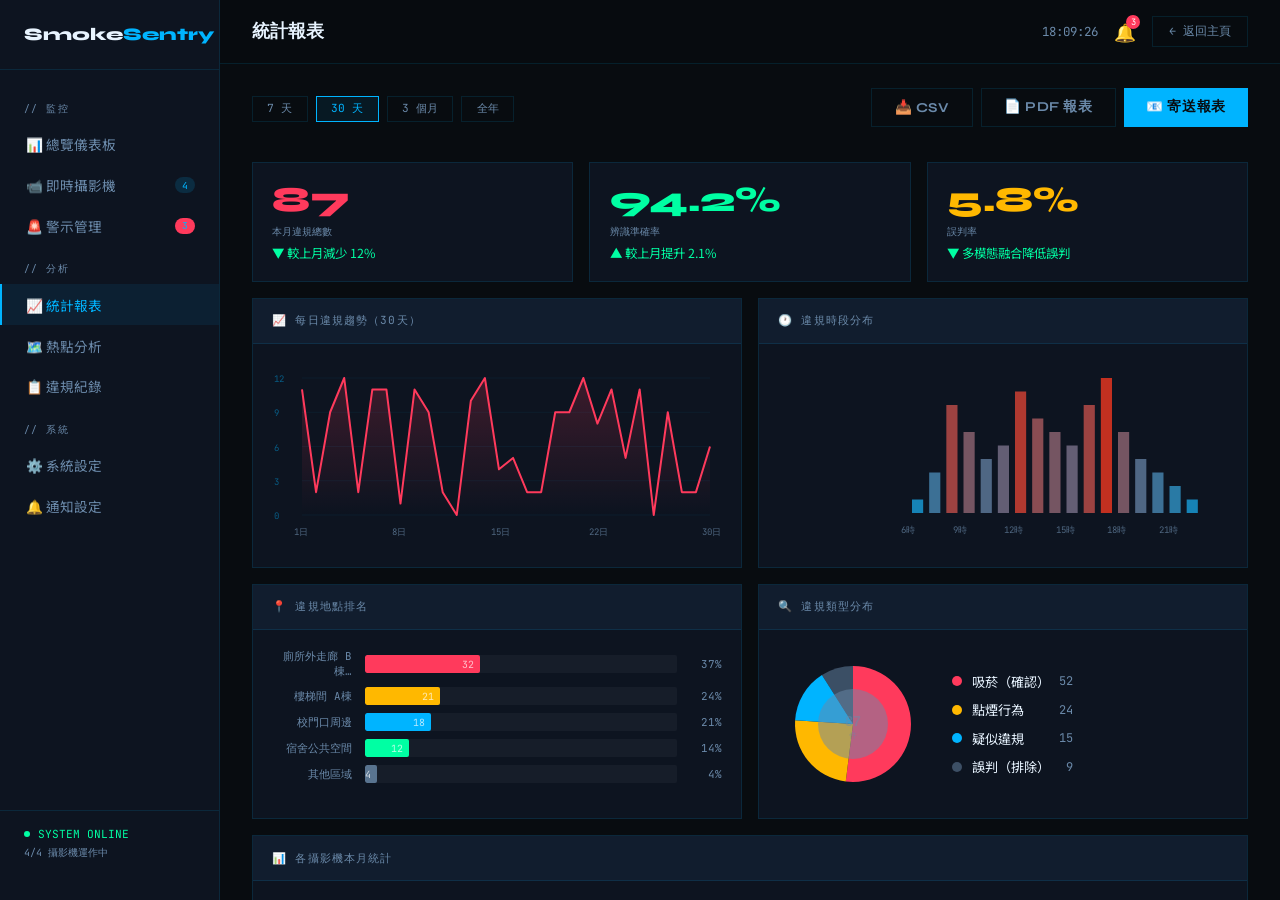
<file: stats.html>
<!DOCTYPE html>
<html lang="zh-TW">
<head>
<meta charset="UTF-8"><meta name="viewport" content="width=device-width,initial-scale=1.0">
<title>SmokeSentry AI — 統計報表</title>
<link rel="stylesheet" href="shared.css">
<style>
.chart-wrap { padding: 1.2rem; }
.period-bar { display:flex; gap:.5rem; margin-bottom:1rem; }
.period-btn { padding:.3rem .9rem; font-family:var(--font-mono); font-size:.7rem; border:1px solid var(--border); background:transparent; color:var(--text-muted); cursor:pointer; transition:all .2s; }
.period-btn.active { border-color:var(--accent); color:var(--accent); background:rgba(0,180,255,.08); }
.period-btn:hover { border-color:var(--accent); color:var(--accent); }
.legend { display:flex; gap:1.2rem; flex-wrap:wrap; margin-top:.8rem; }
.legend-item { display:flex; align-items:center; gap:.4rem; font-family:var(--font-mono); font-size:.68rem; color:var(--text-muted); }
.legend-dot { width:10px; height:10px; border-radius:50%; }
.kpi-row { display:grid; grid-template-columns:repeat(3,1fr); gap:1rem; margin-bottom:1rem; }
.kpi-card { background:var(--surface); border:1px solid var(--border); padding:1.2rem; }
.kpi-val { font-family:var(--font-display); font-size:2.2rem; font-weight:800; line-height:1; }
.kpi-label { font-family:var(--font-mono); font-size:.65rem; color:var(--text-muted); margin-top:.4rem; }
.kpi-sub { font-size:.78rem; color:var(--text-muted); margin-top:.3rem; }
.bar-chart-row { display:flex; align-items:center; gap:.8rem; margin-bottom:.5rem; }
.bar-label { font-family:var(--font-mono); font-size:.68rem; color:var(--text-muted); width:80px; flex-shrink:0; text-align:right; }
.bar-track { flex:1; height:18px; background:rgba(255,255,255,.04); border-radius:2px; overflow:hidden; position:relative; }
.bar-fill { height:100%; border-radius:2px; transition:width 1s ease; display:flex; align-items:center; justify-content:flex-end; padding-right:6px; }
.bar-val { font-family:var(--font-mono); font-size:.62rem; color:rgba(255,255,255,.7); }
.donut-wrap { display:flex; align-items:center; gap:1.5rem; }
.donut-legend { display:flex; flex-direction:column; gap:.6rem; }
.donut-legend-item { display:flex; align-items:center; gap:.6rem; font-size:.82rem; }
.donut-legend-dot { width:10px; height:10px; border-radius:50%; flex-shrink:0; }
.export-bar { display:flex; gap:.5rem; margin-bottom:1.2rem; }
</style>
</head>
<body>
<div id="sidebar-slot"></div>
<div class="main">
  <div id="topbar-slot"></div>
  <div class="content">

    <!-- Period selector + export -->
    <div style="display:flex;align-items:center;justify-content:space-between;margin-bottom:1rem;flex-wrap:wrap;gap:.5rem">
      <div class="period-bar">
        <button class="period-btn" onclick="setPeriod(this,'7d')">7 天</button>
        <button class="period-btn active" onclick="setPeriod(this,'30d')">30 天</button>
        <button class="period-btn" onclick="setPeriod(this,'3m')">3 個月</button>
        <button class="period-btn" onclick="setPeriod(this,'1y')">全年</button>
      </div>
      <div class="export-bar">
        <button class="btn btn-ghost" onclick="exportCSV()">📥 CSV</button>
        <button class="btn btn-ghost" onclick="exportPDF()">📄 PDF 報表</button>
        <button class="btn btn-accent" onclick="sendReport()">📧 寄送報表</button>
      </div>
    </div>

    <!-- KPIs -->
    <div class="kpi-row">
      <div class="kpi-card">
        <div class="kpi-val" style="color:var(--danger)" id="kpiTotal">87</div>
        <div class="kpi-label">本月違規總數</div>
        <div class="kpi-sub" style="color:var(--safe)">▼ 較上月減少 12%</div>
      </div>
      <div class="kpi-card">
        <div class="kpi-val" style="color:var(--safe)">94.2%</div>
        <div class="kpi-label">辨識準確率</div>
        <div class="kpi-sub" style="color:var(--safe)">▲ 較上月提升 2.1%</div>
      </div>
      <div class="kpi-card">
        <div class="kpi-val" style="color:var(--warn)">5.8%</div>
        <div class="kpi-label">誤判率</div>
        <div class="kpi-sub" style="color:var(--safe)">▼ 多模態融合降低誤判</div>
      </div>
    </div>

    <!-- Charts row 1 -->
    <div class="grid-2" style="margin-bottom:1rem">
      <div class="card">
        <div class="card-header"><div class="card-title">📈 每日違規趨勢（30天）</div></div>
        <div class="chart-wrap"><canvas id="dailyChart" height="180"></canvas></div>
      </div>
      <div class="card">
        <div class="card-header"><div class="card-title">🕐 違規時段分布</div></div>
        <div class="chart-wrap"><canvas id="hourlyChart" height="180"></canvas></div>
      </div>
    </div>

    <!-- Charts row 2 -->
    <div class="grid-2" style="margin-bottom:1rem">
      <!-- Location breakdown -->
      <div class="card">
        <div class="card-header"><div class="card-title">📍 違規地點排名</div></div>
        <div class="card-body">
          <div id="locationBars"></div>
        </div>
      </div>
      <!-- Type donut -->
      <div class="card">
        <div class="card-header"><div class="card-title">🔍 違規類型分布</div></div>
        <div class="card-body">
          <div class="donut-wrap">
            <canvas id="donutChart" width="150" height="150" style="flex-shrink:0"></canvas>
            <div class="donut-legend" id="donutLegend"></div>
          </div>
        </div>
      </div>
    </div>

    <!-- Weekly comparison -->
    <div class="card" style="margin-bottom:1rem">
      <div class="card-header"><div class="card-title">📊 各攝影機本月統計</div></div>
      <div class="chart-wrap"><canvas id="camChart" height="130"></canvas></div>
    </div>

  </div>
</div>
<script src="shared.js"></script>
<script>
injectShell('統計報表');

function setPeriod(btn, period) {
  document.querySelectorAll('.period-btn').forEach(b => b.classList.remove('active'));
  btn.classList.add('active');
  // Re-draw with slightly different data
  const mul = {d7:0.4, '30d':1, '3m':3, '1y':12}[period] || 1;
  document.getElementById('kpiTotal').textContent = Math.round(87 * mul);
  drawDailyChart();
}

// ── Helpers ──
function rand(min, max) { return Math.round(min + Math.random() * (max - min)); }

// ── Daily trend ──
function drawDailyChart() {
  const cv = document.getElementById('dailyChart');
  const ctx = cv.getContext('2d');
  const W = cv.parentElement.clientWidth - 40, H = 180;
  cv.width = W; cv.height = H;
  const data = Array.from({length:30}, (_,i) => rand(0,12));
  const max = Math.max(...data);
  const pad = {t:15,b:28,l:30,r:10};
  const cw = W-pad.l-pad.r, ch = H-pad.t-pad.b;

  // Grid
  ctx.strokeStyle = 'rgba(0,180,255,.06)'; ctx.lineWidth = 1;
  for(let i=0;i<=4;i++){
    const y=pad.t+ch*(1-i/4);
    ctx.beginPath();ctx.moveTo(pad.l,y);ctx.lineTo(W-pad.r,y);ctx.stroke();
    ctx.fillStyle='rgba(0,180,255,.45)';ctx.font='9px JetBrains Mono,monospace';
    ctx.fillText(Math.round(max*i/4),2,y+4);
  }

  // Area
  const gr=ctx.createLinearGradient(0,pad.t,0,H-pad.b);
  gr.addColorStop(0,'rgba(255,58,92,.2)');gr.addColorStop(1,'rgba(255,58,92,0)');
  ctx.beginPath();
  data.forEach((v,i)=>{const x=pad.l+(i/(data.length-1))*cw,y=pad.t+ch*(1-v/max);i===0?ctx.moveTo(x,y):ctx.lineTo(x,y);});
  ctx.lineTo(pad.l+cw,H-pad.b);ctx.lineTo(pad.l,H-pad.b);ctx.closePath();ctx.fillStyle=gr;ctx.fill();

  // Line
  ctx.beginPath();ctx.strokeStyle='#ff3a5c';ctx.lineWidth=2;ctx.lineJoin='round';
  data.forEach((v,i)=>{const x=pad.l+(i/(data.length-1))*cw,y=pad.t+ch*(1-v/max);i===0?ctx.moveTo(x,y):ctx.lineTo(x,y);});
  ctx.stroke();

  // X labels
  ctx.fillStyle='rgba(107,138,170,.7)';ctx.font='9px JetBrains Mono,monospace';
  [0,7,14,21,29].forEach(i=>{const x=pad.l+(i/(data.length-1))*cw;ctx.fillText(`${i+1}日`,x-8,H-8);});
}

// ── Hourly bar ──
function drawHourlyChart() {
  const cv = document.getElementById('hourlyChart');
  const ctx = cv.getContext('2d');
  const W = cv.parentElement.clientWidth - 40, H = 180;
  cv.width = W; cv.height = H;
  const data = [0,0,0,0,0,0,1,3,8,6,4,5,9,7,6,5,8,10,6,4,3,2,1,0];
  const max = Math.max(...data);
  const pad = {t:15,b:30,l:28,r:8};
  const cw = W-pad.l-pad.r, ch = H-pad.t-pad.b;
  const bw = cw/24*0.65;

  data.forEach((v,i)=>{
    const x = pad.l + (i/24)*cw + (cw/24-bw)/2;
    const h = (v/max)*ch;
    const y = pad.t + ch - h;
    const intensity = v/max;
    const r=Math.round(0+intensity*255),g=Math.round(180-intensity*122),b=Math.round(255-intensity*223);
    ctx.fillStyle=`rgba(${r},${g},${b},0.75)`;
    ctx.fillRect(x,y,bw,h);
  });

  // X labels
  ctx.fillStyle='rgba(107,138,170,.7)';ctx.font='9px JetBrains Mono,monospace';
  [6,9,12,15,18,21].forEach(i=>{const x=pad.l+(i/24)*cw;ctx.fillText(`${i}時`,x-8,H-10);});
}

// ── Location bars ──
const locations = [
  { name:'廁所外走廊 B棟', count:32, pct:37 },
  { name:'樓梯間 A棟', count:21, pct:24 },
  { name:'校門口周邊', count:18, pct:21 },
  { name:'宿舍公共空間', count:12, pct:14 },
  { name:'其他區域', count:4, pct:4 },
];
const colors = ['var(--danger)','var(--warn)','var(--accent)','var(--safe)','rgba(107,138,170,.8)'];
document.getElementById('locationBars').innerHTML = locations.map((l,i)=>`
  <div class="bar-chart-row">
    <div class="bar-label">${l.name.length>6?l.name.slice(0,8)+'…':l.name}</div>
    <div class="bar-track">
      <div class="bar-fill" style="width:${l.pct}%;background:${colors[i]}"><span class="bar-val">${l.count}</span></div>
    </div>
    <div style="font-family:var(--font-mono);font-size:.68rem;color:var(--text-muted);width:32px;text-align:right">${l.pct}%</div>
  </div>`).join('');

// ── Donut ──
function drawDonut() {
  const cv = document.getElementById('donutChart');
  const ctx = cv.getContext('2d');
  const W=150,H=150;cv.width=W;cv.height=H;
  const segments=[
    {label:'吸菸（確認）',val:52,color:'#ff3a5c'},
    {label:'點煙行為',val:24,color:'#ffb800'},
    {label:'疑似違規',val:15,color:'#00b4ff'},
    {label:'誤判（排除）',val:9,color:'rgba(107,138,170,.5)'},
  ];
  const total=segments.reduce((s,x)=>s+x.val,0);
  let start=-Math.PI/2;
  const cx=W/2,cy=H/2,r=58,ir=35;

  segments.forEach(seg=>{
    const angle=(seg.val/total)*Math.PI*2;
    ctx.beginPath();ctx.moveTo(cx,cy);ctx.arc(cx,cy,r,start,start+angle);ctx.closePath();
    ctx.fillStyle=seg.color;ctx.fill();
    start+=angle;
  });

  // Inner circle
  ctx.beginPath();ctx.arc(cx,cy,ir,0,Math.PI*2);ctx.fillStyle='var(--surface)';ctx.fill();
  ctx.fillStyle='var(--text)';ctx.font='bold 14px Syne,sans-serif';ctx.textAlign='center';ctx.fillText('87',cx,cy+2);
  ctx.fillStyle='var(--text-muted)';ctx.font='8px JetBrains Mono,monospace';ctx.fillText('件',cx,cy+14);

  document.getElementById('donutLegend').innerHTML = segments.map(s=>`
    <div class="donut-legend-item">
      <div class="donut-legend-dot" style="background:${s.color}"></div>
      <span>${s.label}</span>
      <span style="font-family:var(--font-mono);font-size:.75rem;color:var(--text-muted);margin-left:auto">${s.val}</span>
    </div>`).join('');
}

// ── Camera comparison ──
function drawCamChart() {
  const cv = document.getElementById('camChart');
  const ctx = cv.getContext('2d');
  const W = cv.parentElement.clientWidth - 40, H = 130;
  cv.width = W; cv.height = H;
  const cams = ['CAM-01\n廁所外走廊','CAM-02\n樓梯間','CAM-03\n宿舍','CAM-04\n校門口'];
  const vals = [32,21,12,22];
  const max = Math.max(...vals);
  const colors2 = ['#ff3a5c','#ffb800','#00ffa3','#00b4ff'];
  const pad = {t:10,b:40,l:10,r:10};
  const cw = W-pad.l-pad.r;
  const bw = cw/cams.length*0.5;

  cams.forEach((c,i)=>{
    const x = pad.l + (i+0.5)*(cw/cams.length) - bw/2;
    const h = (vals[i]/max)*(H-pad.t-pad.b);
    const y = H-pad.b-h;
    ctx.fillStyle=colors2[i]+'bb';ctx.fillRect(x,y,bw,h);
    ctx.fillStyle=colors2[i];ctx.font='bold 12px Syne,sans-serif';ctx.textAlign='center';
    ctx.fillText(vals[i],x+bw/2,y-6);
    ctx.fillStyle='rgba(107,138,170,.7)';ctx.font='9px JetBrains Mono,monospace';
    c.split('\n').forEach((line,li)=>ctx.fillText(line,x+bw/2,H-pad.b+14+li*12));
  });
}

// ── Export / send ──
function exportCSV() {
  const rows = [['日期','地點','類型','信心度','狀態'],
    ...Array.from({length:10},(_,i)=>[`2025-05-${String(14+i).padStart(2,'0')}`,locations[i%5].name,['吸菸','點煙','疑似'][i%3],rand(75,97)+'%','已通報'])];
  const csv = rows.map(r=>r.join(',')).join('\n');
  const a=document.createElement('a');a.href=URL.createObjectURL(new Blob(['\ufeff'+csv],{type:'text/csv;charset=utf-8;'}));
  a.download='SmokeSentry_統計報表.csv';a.click();
  showToast('CSV 已匯出', 'success');
}
function exportPDF() { showToast('PDF 報表產生中，請稍候…', 'info'); setTimeout(()=>showToast('PDF 已準備完成（示範）', 'success'),1500); }
function sendReport() {
  showToast('報表已發送至所有管理者信箱', 'success', 4000);
}

// Init
setTimeout(()=>{ drawDailyChart(); drawHourlyChart(); drawDonut(); drawCamChart(); }, 100);
window.addEventListener('resize', ()=>{ drawDailyChart(); drawHourlyChart(); drawCamChart(); });
</script>
</body>
</html>
</file>
<file: shared.css>
/* ── SmokeSentry Shared Styles ── */
@import url('https://fonts.googleapis.com/css2?family=Syne:wght@400;600;700;800&family=Noto+Sans+TC:wght@300;400;500;700&family=JetBrains+Mono:wght@400;600&display=swap');

:root {
  --bg: #080c10;
  --surface: #0d1420;
  --surface2: #111d2e;
  --border: rgba(0,180,255,0.12);
  --accent: #00b4ff;
  --accent2: #ff3a5c;
  --accent3: #00ffa3;
  --text: #e8f4ff;
  --text-muted: #6b8aaa;
  --font-display: 'Syne', sans-serif;
  --font-body: 'Noto Sans TC', sans-serif;
  --font-mono: 'JetBrains Mono', monospace;
  --safe: #00ffa3;
  --warn: #ffb800;
  --danger: #ff3a5c;
}

* { margin:0; padding:0; box-sizing:border-box; }
body { background:var(--bg); color:var(--text); font-family:var(--font-body); display:flex; height:100vh; overflow:hidden; }

/* ── SIDEBAR ── */
.sidebar {
  width: 220px; flex-shrink: 0;
  background: var(--surface);
  border-right: 1px solid var(--border);
  display: flex; flex-direction: column; padding: 1.5rem 0;
  height: 100vh; overflow-y: auto;
}
.sidebar::-webkit-scrollbar { width:3px; }
.sidebar::-webkit-scrollbar-thumb { background:var(--border); }

.sidebar-logo {
  font-family: var(--font-display); font-size: 1.1rem; font-weight: 800;
  padding: 0 1.5rem 1.5rem; border-bottom: 1px solid var(--border); margin-bottom: 1rem;
  color: var(--text);
}
.sidebar-logo span { color: var(--accent); }

.sidebar-section {
  font-family: var(--font-mono); font-size: 0.6rem; color: var(--text-muted);
  letter-spacing: 0.15em; padding: 0.5rem 1.5rem; margin-top: 0.5rem;
}

.nav-item {
  display: flex; align-items: center; gap: 0.7rem;
  padding: 0.65rem 1.5rem; font-size: 0.85rem; color: var(--text-muted);
  cursor: pointer; transition: all 0.2s; border-left: 2px solid transparent;
  text-decoration: none;
}
.nav-item:hover { background: rgba(0,180,255,0.05); color: var(--text); }
.nav-item.active { background: rgba(0,180,255,0.08); color: var(--accent); border-left-color: var(--accent); }
.ni-icon { font-size: 1rem; }
.nav-badge {
  margin-left: auto; background: rgba(0,180,255,0.15); color: var(--accent);
  font-family: var(--font-mono); font-size: 0.6rem;
  padding: 0.1rem 0.45rem; border-radius: 10px;
}

.sidebar-status {
  margin-top: auto; padding: 1rem 1.5rem; border-top: 1px solid var(--border);
}
.sys-online {
  display: flex; align-items: center; gap: 0.5rem;
  font-family: var(--font-mono); font-size: 0.7rem; color: var(--safe);
}
.sys-online::before {
  content:''; width:6px; height:6px; background:var(--safe);
  border-radius:50%; animation: pulse 2s infinite;
}

/* ── MAIN ── */
.main { flex:1; overflow-y:auto; display:flex; flex-direction:column; }
.main::-webkit-scrollbar { width:4px; }
.main::-webkit-scrollbar-thumb { background:var(--border); }

/* ── TOPBAR ── */
.topbar {
  display: flex; align-items: center; justify-content: space-between;
  padding: 1rem 2rem; border-bottom: 1px solid var(--border);
  background: rgba(8,12,16,0.85); backdrop-filter: blur(10px);
  position: sticky; top: 0; z-index: 50; flex-shrink: 0;
}
.topbar-title { font-family: var(--font-display); font-size: 1.1rem; font-weight: 700; }
.topbar-right { display:flex; align-items:center; gap:1rem; }
.topbar-time { font-family: var(--font-mono); font-size: 0.78rem; color: var(--text-muted); }

.alert-bell {
  position: relative; cursor: pointer; font-size: 1.1rem; text-decoration:none;
}
.bell-badge {
  position: absolute; top:-4px; right:-4px; width:14px; height:14px;
  background:var(--danger); border-radius:50%;
  font-family:var(--font-mono); font-size:0.55rem; color:white;
  display:flex; align-items:center; justify-content:center;
}
.back-btn {
  padding: 0.4rem 1rem; background: transparent; border: 1px solid var(--border);
  color: var(--text-muted); font-family: var(--font-mono); font-size: 0.72rem;
  cursor: pointer; transition: all 0.2s; text-decoration: none;
  display: inline-flex; align-items: center; gap: 0.4rem;
}
.back-btn:hover { border-color:var(--accent); color:var(--accent); }

/* ── CONTENT ── */
.content { padding: 1.5rem 2rem; flex:1; }

/* ── CARDS ── */
.card { background: var(--surface); border: 1px solid var(--border); overflow: hidden; }
.card-header {
  display:flex; align-items:center; justify-content:space-between;
  padding:0.9rem 1.2rem; border-bottom:1px solid var(--border); background:var(--surface2);
}
.card-title { font-family:var(--font-mono); font-size:0.7rem; color:var(--text-muted); letter-spacing:0.1em; text-transform:uppercase; }
.card-body { padding:1.2rem; }

/* ── STAT CARDS ── */
.stat-row { display:grid; grid-template-columns:repeat(4,1fr); gap:1rem; margin-bottom:1.5rem; }
.stat-card {
  background: var(--surface); border: 1px solid var(--border);
  padding: 1.2rem; position: relative; overflow: hidden; transition: border-color 0.3s;
}
.stat-card:hover { border-color: rgba(0,180,255,0.3); }
.stat-card::after { content:''; position:absolute; top:0; right:0; width:40%; height:2px; background:var(--accent); }
.stat-card.danger::after { background:var(--danger); }
.stat-card.warn::after { background:var(--warn); }
.stat-card.safe::after { background:var(--safe); }
.sc-label { font-family:var(--font-mono); font-size:0.62rem; color:var(--text-muted); letter-spacing:0.08em; margin-bottom:0.5rem; }
.sc-value { font-family:var(--font-display); font-size:2rem; font-weight:800; line-height:1; }
.sc-sub { font-size:0.75rem; color:var(--text-muted); margin-top:0.3rem; font-family:var(--font-mono); }
.sc-trend { position:absolute; bottom:1rem; right:1rem; font-family:var(--font-mono); font-size:0.7rem; }
.trend-up { color:var(--danger); }
.trend-down { color:var(--safe); }

/* ── BADGES ── */
.badge { display:inline-block; padding:0.15rem 0.5rem; font-family:var(--font-mono); font-size:0.62rem; border-radius:2px; }
.badge-danger { background:rgba(255,58,92,0.15); color:var(--danger); border:1px solid rgba(255,58,92,0.3); }
.badge-warn { background:rgba(255,184,0,0.15); color:var(--warn); border:1px solid rgba(255,184,0,0.3); }
.badge-safe { background:rgba(0,255,163,0.1); color:var(--safe); border:1px solid rgba(0,255,163,0.2); }
.badge-blue { background:rgba(0,180,255,0.1); color:var(--accent); border:1px solid rgba(0,180,255,0.25); }

/* ── TABLE ── */
.data-table { width:100%; border-collapse:collapse; }
.data-table th {
  font-family:var(--font-mono); font-size:0.62rem; color:var(--text-muted);
  letter-spacing:0.08em; padding:0.6rem 1rem; text-align:left;
  border-bottom:1px solid var(--border); background:var(--surface2);
}
.data-table td { padding:0.7rem 1rem; font-size:0.82rem; border-bottom:1px solid rgba(255,255,255,0.04); }
.data-table tr:hover td { background:rgba(0,180,255,0.03); }

/* ── INPUTS ── */
.input-field {
  background: var(--surface2); border: 1px solid var(--border); color: var(--text);
  padding: 0.6rem 0.9rem; font-family: var(--font-body); font-size: 0.85rem;
  width:100%; outline:none; transition: border-color 0.2s;
}
.input-field:focus { border-color: var(--accent); }
.input-field::placeholder { color: var(--text-muted); }

select.input-field { cursor:pointer; }
textarea.input-field { resize:vertical; min-height:80px; }

/* ── BUTTONS ── */
.btn {
  padding: 0.6rem 1.4rem; font-family: var(--font-display); font-weight: 700;
  font-size: 0.85rem; cursor: pointer; transition: all 0.2s; border:none;
  letter-spacing: 0.04em; display:inline-flex; align-items:center; gap:0.4rem;
}
.btn-accent { background:var(--accent); color:var(--bg); }
.btn-accent:hover { background:#33c4ff; transform:translateY(-1px); }
.btn-danger { background:rgba(255,58,92,0.15); color:var(--danger); border:1px solid rgba(255,58,92,0.3); }
.btn-danger:hover { background:rgba(255,58,92,0.25); }
.btn-ghost { background:transparent; color:var(--text-muted); border:1px solid var(--border); }
.btn-ghost:hover { border-color:var(--accent); color:var(--accent); }

/* ── GRIDS ── */
.grid-2 { display:grid; grid-template-columns:repeat(2,1fr); gap:1rem; margin-bottom:1rem; }
.grid-3 { display:grid; grid-template-columns:repeat(3,1fr); gap:1rem; margin-bottom:1rem; }
.grid-2-1 { display:grid; grid-template-columns:1fr 340px; gap:1rem; margin-bottom:1rem; }
.grid-1-2 { display:grid; grid-template-columns:340px 1fr; gap:1rem; margin-bottom:1rem; }

/* ── SCROLL ── */
.scroll-area { max-height:320px; overflow-y:auto; }
.scroll-area::-webkit-scrollbar { width:3px; }
.scroll-area::-webkit-scrollbar-thumb { background:var(--border); }

/* ── MISC ── */
@keyframes pulse { 0%,100%{opacity:1;transform:scale(1)}50%{opacity:.4;transform:scale(.8)} }
@keyframes blink { 0%,100%{opacity:1}50%{opacity:0.3} }
@keyframes slideIn { from{opacity:0;transform:translateY(-8px)}to{opacity:1;transform:translateY(0)} }

.divider { border:none; border-top:1px solid var(--border); margin:1rem 0; }
.text-muted { color:var(--text-muted); }
.text-mono { font-family:var(--font-mono); }
.text-danger { color:var(--danger); }
.text-safe { color:var(--safe); }
.text-warn { color:var(--warn); }
.text-accent { color:var(--accent); }
.mb-1 { margin-bottom:0.5rem; }
.mb-2 { margin-bottom:1rem; }
.mb-3 { margin-bottom:1.5rem; }
.gap-sm { gap:0.5rem; }
.flex { display:flex; }
.flex-col { flex-direction:column; }
.items-center { align-items:center; }
.justify-between { justify-content:space-between; }

/* ── TOAST ── */
.toast-container { position:fixed; top:1.5rem; right:1.5rem; z-index:9999; display:flex; flex-direction:column; gap:0.5rem; pointer-events:none; }
.toast {
  background:var(--surface2); border:1px solid var(--border);
  padding:0.8rem 1.2rem; font-size:0.85rem;
  animation:slideIn 0.3s ease; pointer-events:all;
  display:flex; align-items:center; gap:0.6rem; min-width:260px;
  backdrop-filter:blur(10px);
}
.toast.success { border-color:rgba(0,255,163,0.4); }
.toast.error { border-color:rgba(255,58,92,0.4); }
.toast.warn { border-color:rgba(255,184,0,0.4); }

/* ── RESPONSIVE ── */
@media(max-width:1100px) { .grid-2-1,.grid-1-2 { grid-template-columns:1fr; } .stat-row { grid-template-columns:repeat(2,1fr); } }
@media(max-width:700px) { .sidebar { display:none; } .stat-row { grid-template-columns:1fr 1fr; } .grid-3,.grid-2 { grid-template-columns:1fr; } }
</file>
